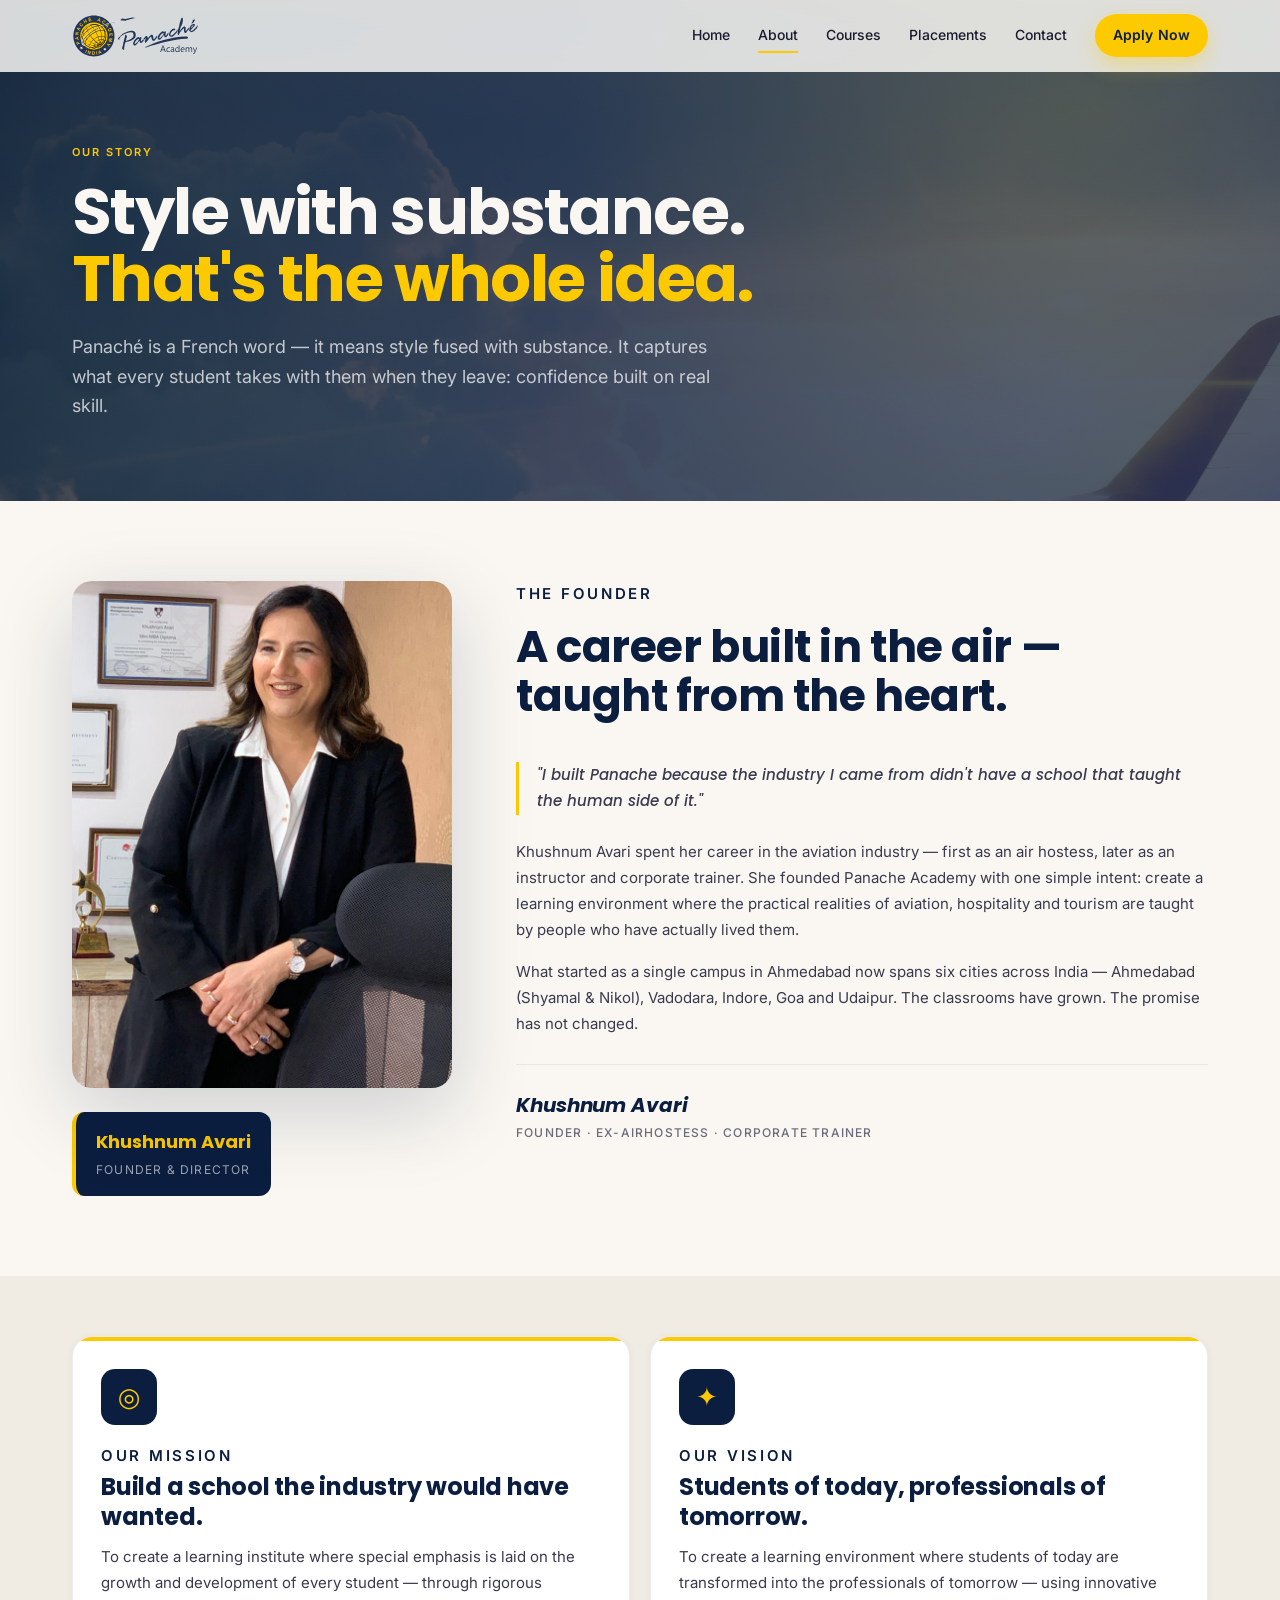
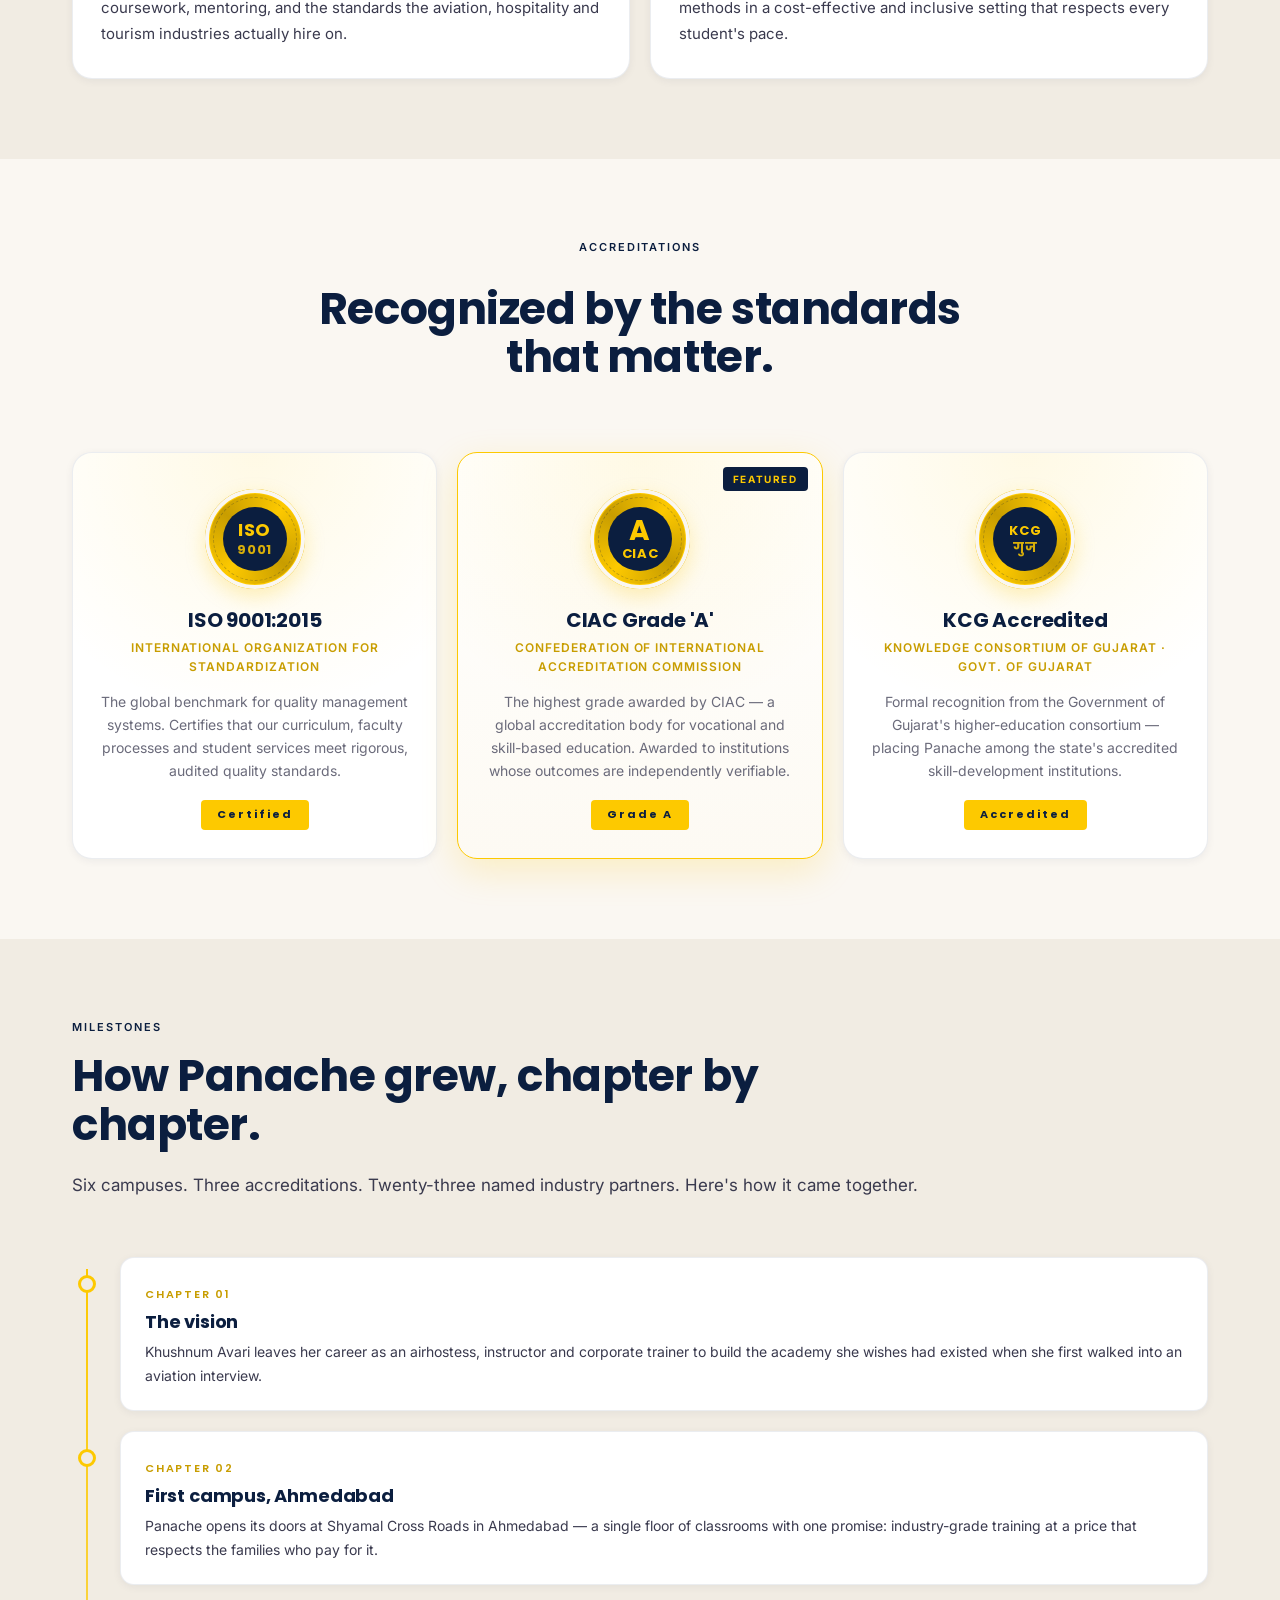
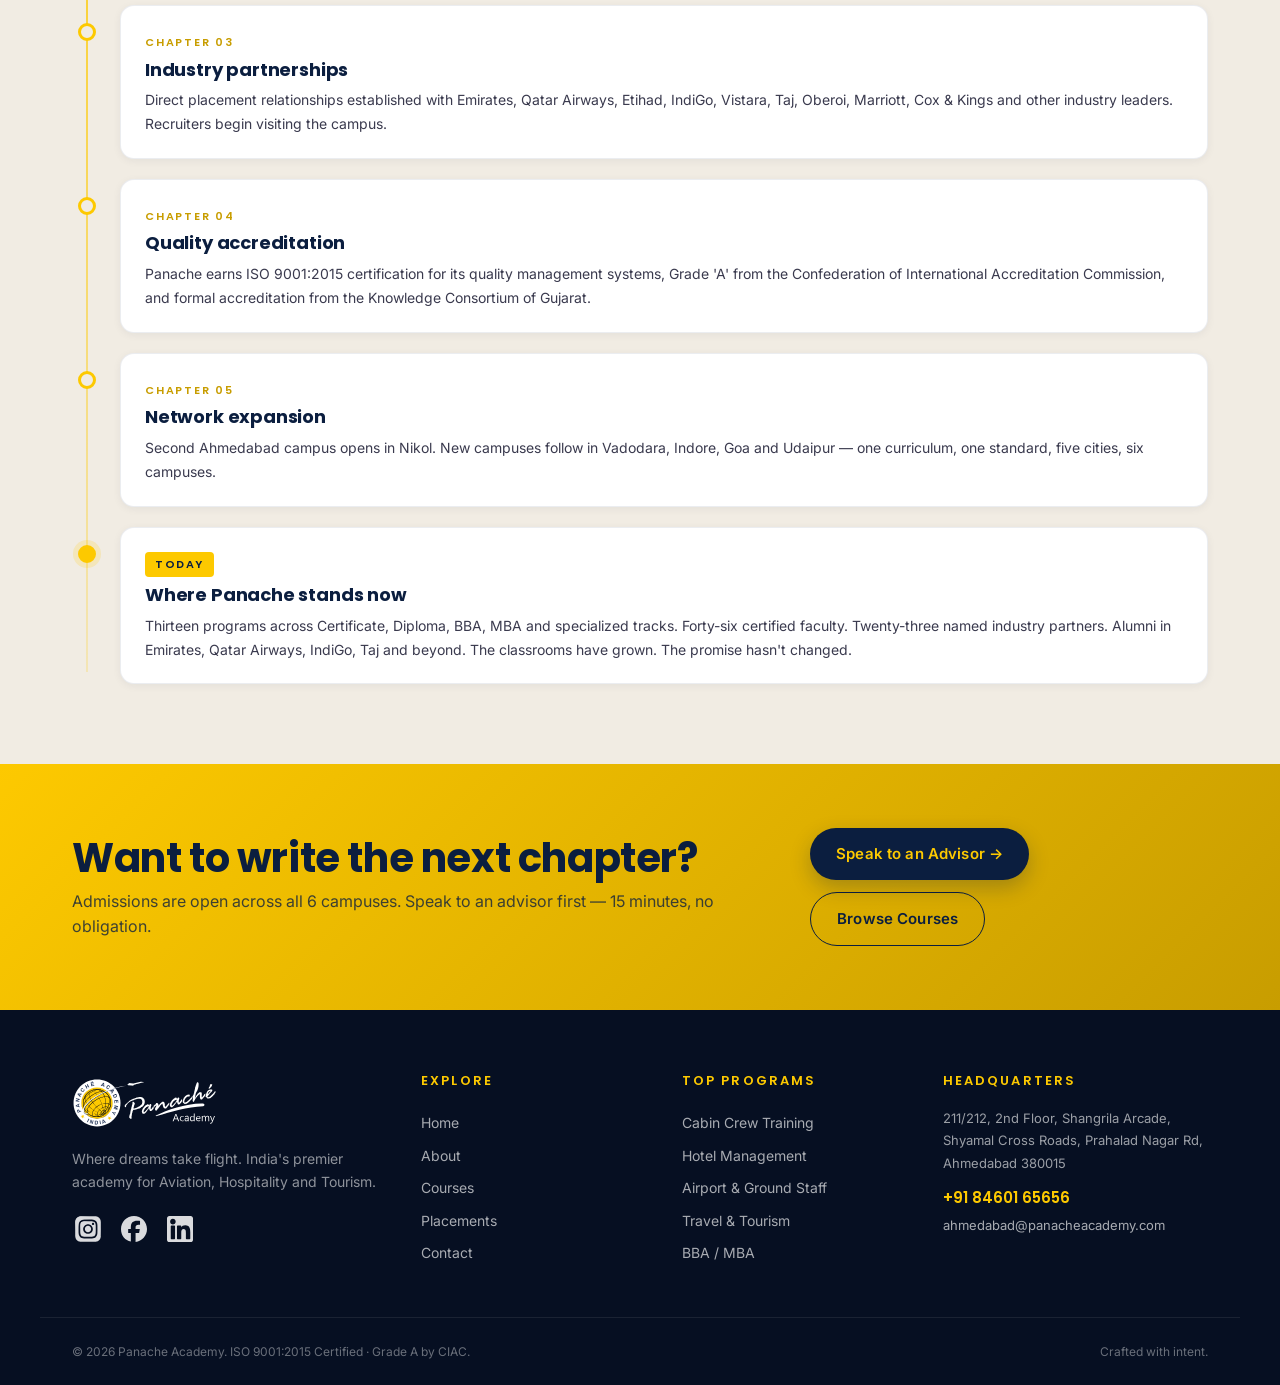
<file: about.html>
<!DOCTYPE html>
<html lang="en">
<head>
  <meta charset="UTF-8" />
  <meta name="viewport" content="width=device-width, initial-scale=1.0" />
  <meta name="description" content="The story of Panache Academy — founded by Khushnum Avari, ex-airhostess and corporate trainer. ISO 9001 certified, CIAC Grade A, KCG accredited. 6 campuses across India." />
  <title>About — Panache Academy</title>

  <link rel="preconnect" href="https://fonts.googleapis.com" />
  <link rel="preconnect" href="https://fonts.gstatic.com" crossorigin />
  <link href="https://fonts.googleapis.com/css2?family=Inter:wght@400;500;600&family=Poppins:wght@500;600;700&display=swap" rel="stylesheet" />

  <link rel="stylesheet" href="css/style.css" />
</head>
<body>
  <!-- ============ HEADER ============ -->
  <header class="site-header" id="siteHeader">
    <div class="container header-inner">
      <a href="index.html" class="brand">
        <img src="images/panache-logo-01.svg" alt="Panache Academy" class="brand-img brand-img-dark" width="132" height="42" />
        <img src="images/panache-logo-02.svg" alt="Panache Academy" class="brand-img brand-img-light" width="132" height="42" />
      </a>

      <nav class="nav" id="primaryNav" aria-label="Primary">
        <a href="index.html" class="nav-link">Home</a>
        <a href="about.html" class="nav-link active">About</a>
        <a href="courses.html" class="nav-link">Courses</a>
        <a href="placements.html" class="nav-link">Placements</a>
        <a href="contact.html" class="nav-link">Contact</a>
        <a href="contact.html#apply" class="btn btn-primary btn-sm">Apply Now</a>
      </nav>

      <button class="nav-toggle" id="navToggle" aria-label="Open menu" aria-expanded="false">
        <span></span><span></span><span></span>
      </button>
    </div>
  </header>

  <!-- ============ PAGE HERO ============ -->
  <section class="page-hero hero-about">
    <div class="container">
      <p class="eyebrow">OUR STORY</p>
      <h1 class="page-title">
        Style with substance.<br />
        <span class="gold">That's the whole idea.</span>
      </h1>
      <p class="page-sub">
        Panaché is a French word — it means style fused with substance. It captures
        what every student takes with them when they leave: confidence built on real skill.
      </p>
    </div>
  </section>

  <!-- ============ FOUNDER ============ -->
  <section class="founder-section">
    <div class="container founder-grid">

      <div class="founder-media">
        <div class="founder-img-wrap">
          <img
            src="images/khushnum-avari.jpg"
            alt="Khushnum Avari, founder of Panache Academy"
            class="founder-img"
            width="225" height="300"
            loading="lazy"
          />
          <span class="founder-frame" aria-hidden="true"></span>
        </div>
        <div class="founder-nameplate">
          <strong>Khushnum Avari</strong>
          <span>Founder &amp; Director</span>
        </div>
      </div>

      <div class="founder-copy">
        <p class="eyebrow dark">THE FOUNDER</p>
        <h2 class="section-title">A career built in the air — taught from the heart.</h2>

        <p class="founder-quote-lead">
          "I built Panache because the industry I came from didn't have a school
          that taught the human side of it."
        </p>

        <p>
          Khushnum Avari spent her career in the aviation industry — first as an
          air hostess, later as an instructor and corporate trainer. She founded
          Panache Academy with one simple intent: create a learning environment
          where the practical realities of aviation, hospitality and tourism are
          taught by people who have actually lived them.
        </p>

        <p>
          What started as a single campus in Ahmedabad now spans six cities across
          India — Ahmedabad (Shyamal &amp; Nikol), Vadodara, Indore, Goa and Udaipur.
          The classrooms have grown. The promise has not changed.
        </p>

        <div class="founder-signature">
          <span class="signature-name">Khushnum Avari</span>
          <span class="signature-role">Founder · Ex-Airhostess · Corporate Trainer</span>
        </div>
      </div>
    </div>
  </section>

  <!-- ============ MISSION / VISION ============ -->
  <section class="mv-section">
    <div class="container mv-grid">

      <article class="mv-card mv-mission">
        <div class="mv-icon">◎</div>
        <p class="eyebrow dark">OUR MISSION</p>
        <h3>Build a school the industry would have wanted.</h3>
        <p>
          To create a learning institute where special emphasis is laid on the growth
          and development of every student — through rigorous coursework, mentoring,
          and the standards the aviation, hospitality and tourism industries actually
          hire on.
        </p>
      </article>

      <article class="mv-card mv-vision">
        <div class="mv-icon">✦</div>
        <p class="eyebrow dark">OUR VISION</p>
        <h3>Students of today, professionals of tomorrow.</h3>
        <p>
          To create a learning environment where students of today are transformed
          into the professionals of tomorrow — using innovative methods in a
          cost-effective and inclusive setting that respects every student's pace.
        </p>
      </article>

    </div>
  </section>

  <!-- ============ ACCREDITATIONS ============ -->
  <section class="accred-section">
    <div class="container">
      <div class="section-head centered">
        <p class="eyebrow dark">ACCREDITATIONS</p>
        <h2 class="section-title">Recognized by the standards that matter.</h2>
      </div>

      <div class="accred-grid">

        <article class="accred-card">
          <div class="accred-seal" aria-hidden="true">
            <span class="seal-inner">
              <span class="seal-mark">ISO</span>
              <span class="seal-year">9001</span>
            </span>
          </div>
          <h3>ISO 9001:2015</h3>
          <p class="accred-issuer">International Organization for Standardization</p>
          <p class="accred-desc">
            The global benchmark for quality management systems. Certifies that our
            curriculum, faculty processes and student services meet rigorous, audited
            quality standards.
          </p>
          <span class="accred-status">Certified</span>
        </article>

        <article class="accred-card accred-featured">
          <div class="accred-seal" aria-hidden="true">
            <span class="seal-inner">
              <span class="seal-grade">A</span>
              <span class="seal-mark seal-mark-sm">CIAC</span>
            </span>
          </div>
          <h3>CIAC Grade 'A'</h3>
          <p class="accred-issuer">Confederation of International Accreditation Commission</p>
          <p class="accred-desc">
            The highest grade awarded by CIAC — a global accreditation body for
            vocational and skill-based education. Awarded to institutions whose
            outcomes are independently verifiable.
          </p>
          <span class="accred-status">Grade A</span>
        </article>

        <article class="accred-card">
          <div class="accred-seal" aria-hidden="true">
            <span class="seal-inner">
              <span class="seal-mark seal-mark-sm">KCG</span>
              <span class="seal-year">गुज</span>
            </span>
          </div>
          <h3>KCG Accredited</h3>
          <p class="accred-issuer">Knowledge Consortium of Gujarat · Govt. of Gujarat</p>
          <p class="accred-desc">
            Formal recognition from the Government of Gujarat's higher-education
            consortium — placing Panache among the state's accredited skill-development
            institutions.
          </p>
          <span class="accred-status">Accredited</span>
        </article>

      </div>
    </div>
  </section>

  <!-- ============ TIMELINE ============ -->
  <section class="timeline-section">
    <div class="container">
      <div class="section-head">
        <div>
          <p class="eyebrow dark">MILESTONES</p>
          <h2 class="section-title">How Panache grew, chapter by chapter.</h2>
          <p class="lede">
            Six campuses. Three accreditations. Twenty-three named industry partners.
            Here's how it came together.
          </p>
        </div>
      </div>

      <ol class="timeline">

        <li class="timeline-item reveal">
          <span class="timeline-dot" aria-hidden="true"></span>
          <div class="timeline-card">
            <span class="timeline-phase">Chapter 01</span>
            <h3>The vision</h3>
            <p>
              Khushnum Avari leaves her career as an airhostess, instructor and
              corporate trainer to build the academy she wishes had existed when
              she first walked into an aviation interview.
            </p>
          </div>
        </li>

        <li class="timeline-item reveal">
          <span class="timeline-dot" aria-hidden="true"></span>
          <div class="timeline-card">
            <span class="timeline-phase">Chapter 02</span>
            <h3>First campus, Ahmedabad</h3>
            <p>
              Panache opens its doors at Shyamal Cross Roads in Ahmedabad — a single
              floor of classrooms with one promise: industry-grade training at a price
              that respects the families who pay for it.
            </p>
          </div>
        </li>

        <li class="timeline-item reveal">
          <span class="timeline-dot" aria-hidden="true"></span>
          <div class="timeline-card">
            <span class="timeline-phase">Chapter 03</span>
            <h3>Industry partnerships</h3>
            <p>
              Direct placement relationships established with Emirates, Qatar Airways,
              Etihad, IndiGo, Vistara, Taj, Oberoi, Marriott, Cox &amp; Kings and other
              industry leaders. Recruiters begin visiting the campus.
            </p>
          </div>
        </li>

        <li class="timeline-item reveal">
          <span class="timeline-dot" aria-hidden="true"></span>
          <div class="timeline-card">
            <span class="timeline-phase">Chapter 04</span>
            <h3>Quality accreditation</h3>
            <p>
              Panache earns ISO 9001:2015 certification for its quality management
              systems, Grade 'A' from the Confederation of International Accreditation
              Commission, and formal accreditation from the Knowledge Consortium of
              Gujarat.
            </p>
          </div>
        </li>

        <li class="timeline-item reveal">
          <span class="timeline-dot" aria-hidden="true"></span>
          <div class="timeline-card">
            <span class="timeline-phase">Chapter 05</span>
            <h3>Network expansion</h3>
            <p>
              Second Ahmedabad campus opens in Nikol. New campuses follow in Vadodara,
              Indore, Goa and Udaipur — one curriculum, one standard, five cities,
              six campuses.
            </p>
          </div>
        </li>

        <li class="timeline-item is-now reveal">
          <span class="timeline-dot" aria-hidden="true"></span>
          <div class="timeline-card">
            <span class="timeline-phase">Today</span>
            <h3>Where Panache stands now</h3>
            <p>
              Thirteen programs across Certificate, Diploma, BBA, MBA and specialized
              tracks. Forty-six certified faculty. Twenty-three named industry partners.
              Alumni in Emirates, Qatar Airways, IndiGo, Taj and beyond. The classrooms
              have grown. The promise hasn't changed.
            </p>
          </div>
        </li>

      </ol>
    </div>
  </section>

  <!-- ============ CTA BAND ============ -->
  <section class="cta-band">
    <div class="container cta-inner">
      <div>
        <h2>Want to write the next chapter?</h2>
        <p>Admissions are open across all 6 campuses. Speak to an advisor first — 15 minutes, no obligation.</p>
      </div>
      <div class="cta-actions">
        <a href="contact.html#apply" class="btn btn-primary">Speak to an Advisor →</a>
        <a href="courses.html" class="btn btn-ghost-dark">Browse Courses</a>
      </div>
    </div>
  </section>

  <!-- ============ FOOTER ============ -->
  <footer class="footer">
    <div class="container footer-grid">
      <div class="footer-col">
        <a href="index.html" class="brand brand-light">
          <img src="images/panache-logo-01.svg" alt="Panache Academy" class="brand-img brand-img-dark" width="132" height="42" />
          <img src="images/panache-logo-02.svg" alt="Panache Academy" class="brand-img brand-img-light" width="132" height="42" />
        </a>
        <p class="footer-tag">Where dreams take flight. India's premier academy for Aviation, Hospitality and Tourism.</p>
        <div class="socials">
          <a href="https://instagram.com/panacheacademyofficial" aria-label="Instagram" target="_blank" rel="noopener"><img src="logos/instagram.svg" alt="Instagram" /></a>
          <a href="https://www.facebook.com/panacheacademyofficial" aria-label="Facebook" target="_blank" rel="noopener"><img src="logos/facebook.svg" alt="Facebook" /></a>
          <a href="https://www.linkedin.com/company/panacheacademyindia/" aria-label="LinkedIn" target="_blank" rel="noopener"><img src="logos/linkedin.svg" alt="LinkedIn" /></a>
        </div>
      </div>

      <div class="footer-col">
        <h4>Explore</h4>
        <a href="index.html">Home</a>
        <a href="about.html">About</a>
        <a href="courses.html">Courses</a>
        <a href="placements.html">Placements</a>
        <a href="contact.html">Contact</a>
      </div>

      <div class="footer-col">
        <h4>Top Programs</h4>
        <a href="courses.html">Cabin Crew Training</a>
        <a href="courses.html">Hotel Management</a>
        <a href="courses.html">Airport & Ground Staff</a>
        <a href="courses.html">Travel & Tourism</a>
        <a href="courses.html">BBA / MBA</a>
      </div>

      <div class="footer-col">
        <h4>Headquarters</h4>
        <p class="footer-addr">
          211/212, 2nd Floor, Shangrila Arcade,<br />
          Shyamal Cross Roads, Prahalad Nagar Rd,<br />
          Ahmedabad 380015
        </p>
        <a href="tel:+918460165656" class="footer-phone">+91 84601 65656</a>
        <a href="mailto:ahmedabad@panacheacademy.com" class="footer-mail">ahmedabad@panacheacademy.com</a>
      </div>
    </div>

    <div class="footer-bottom container">
      <span>© 2026 Panache Academy. ISO 9001:2015 Certified · Grade A by CIAC.</span>
      <span>Crafted with intent.</span>
    </div>
  </footer>

  <script src="js/main.js"></script>
</body>
</html>
</file>
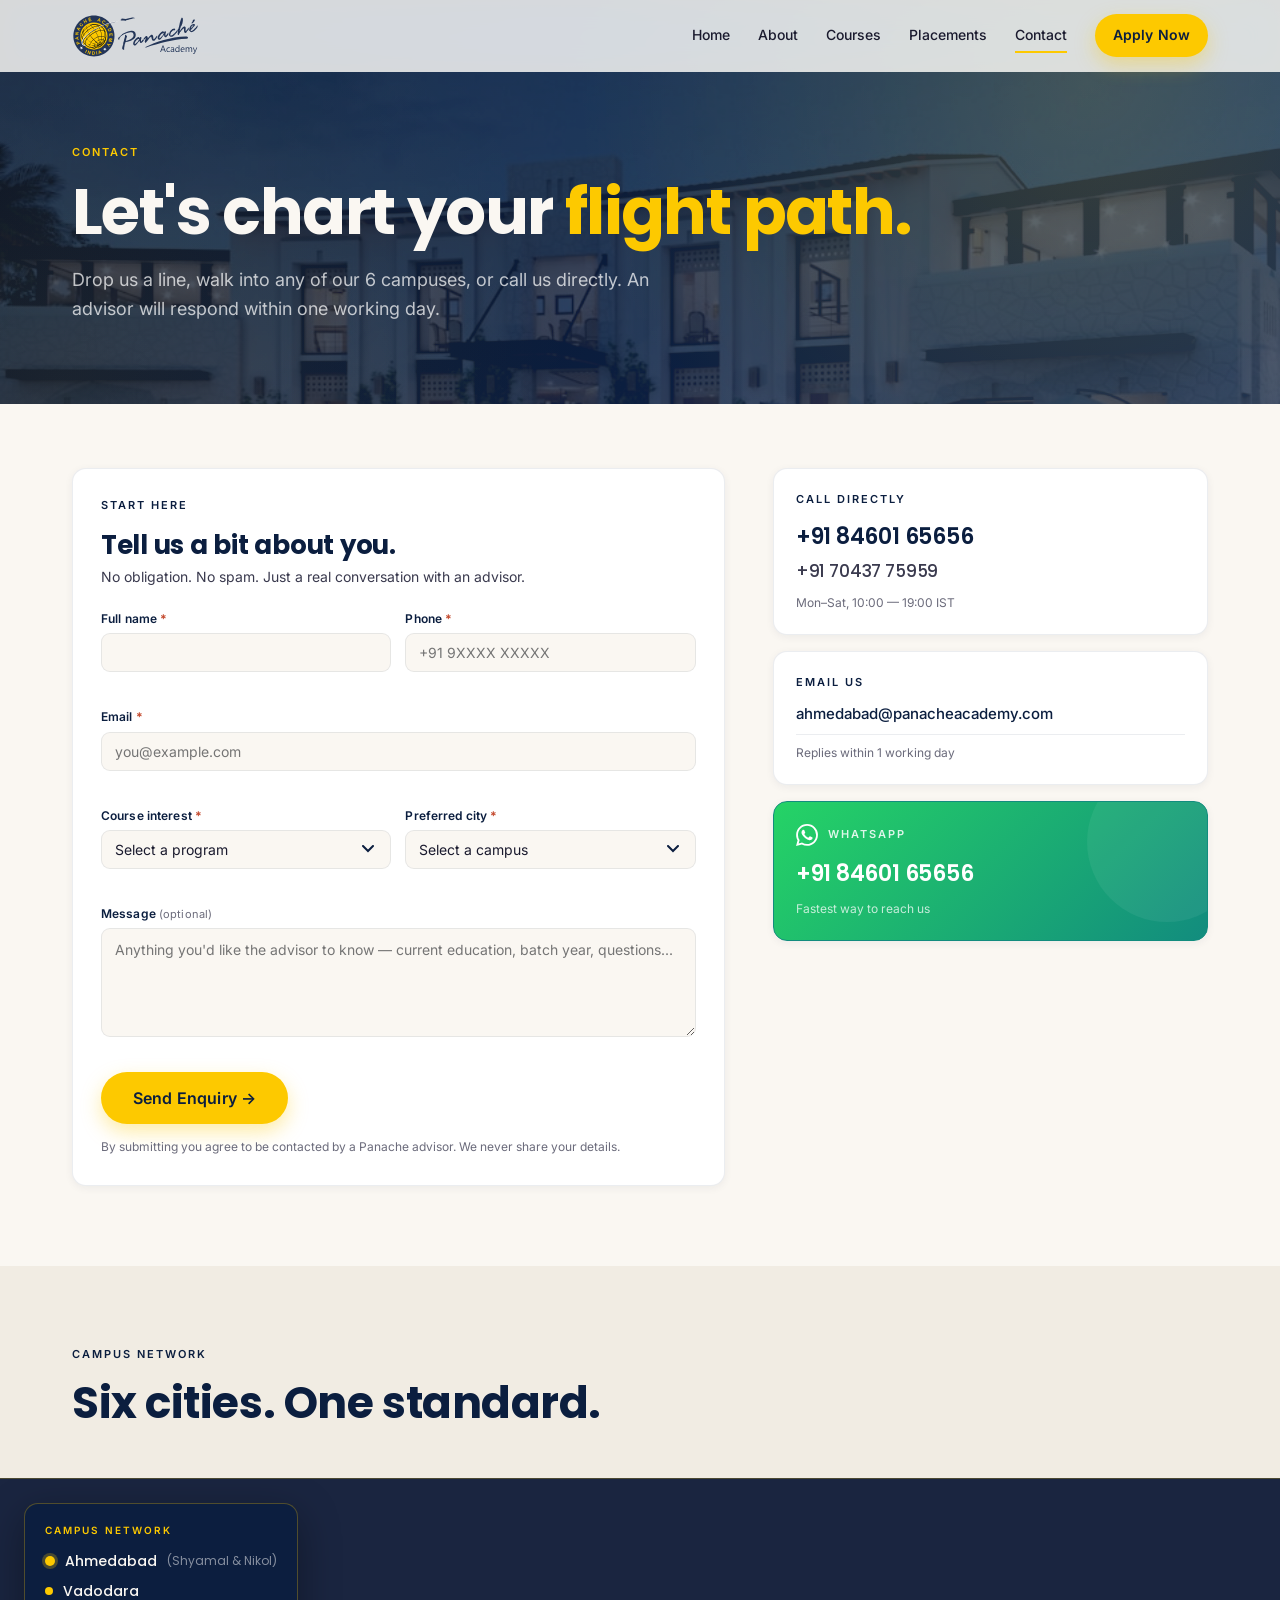
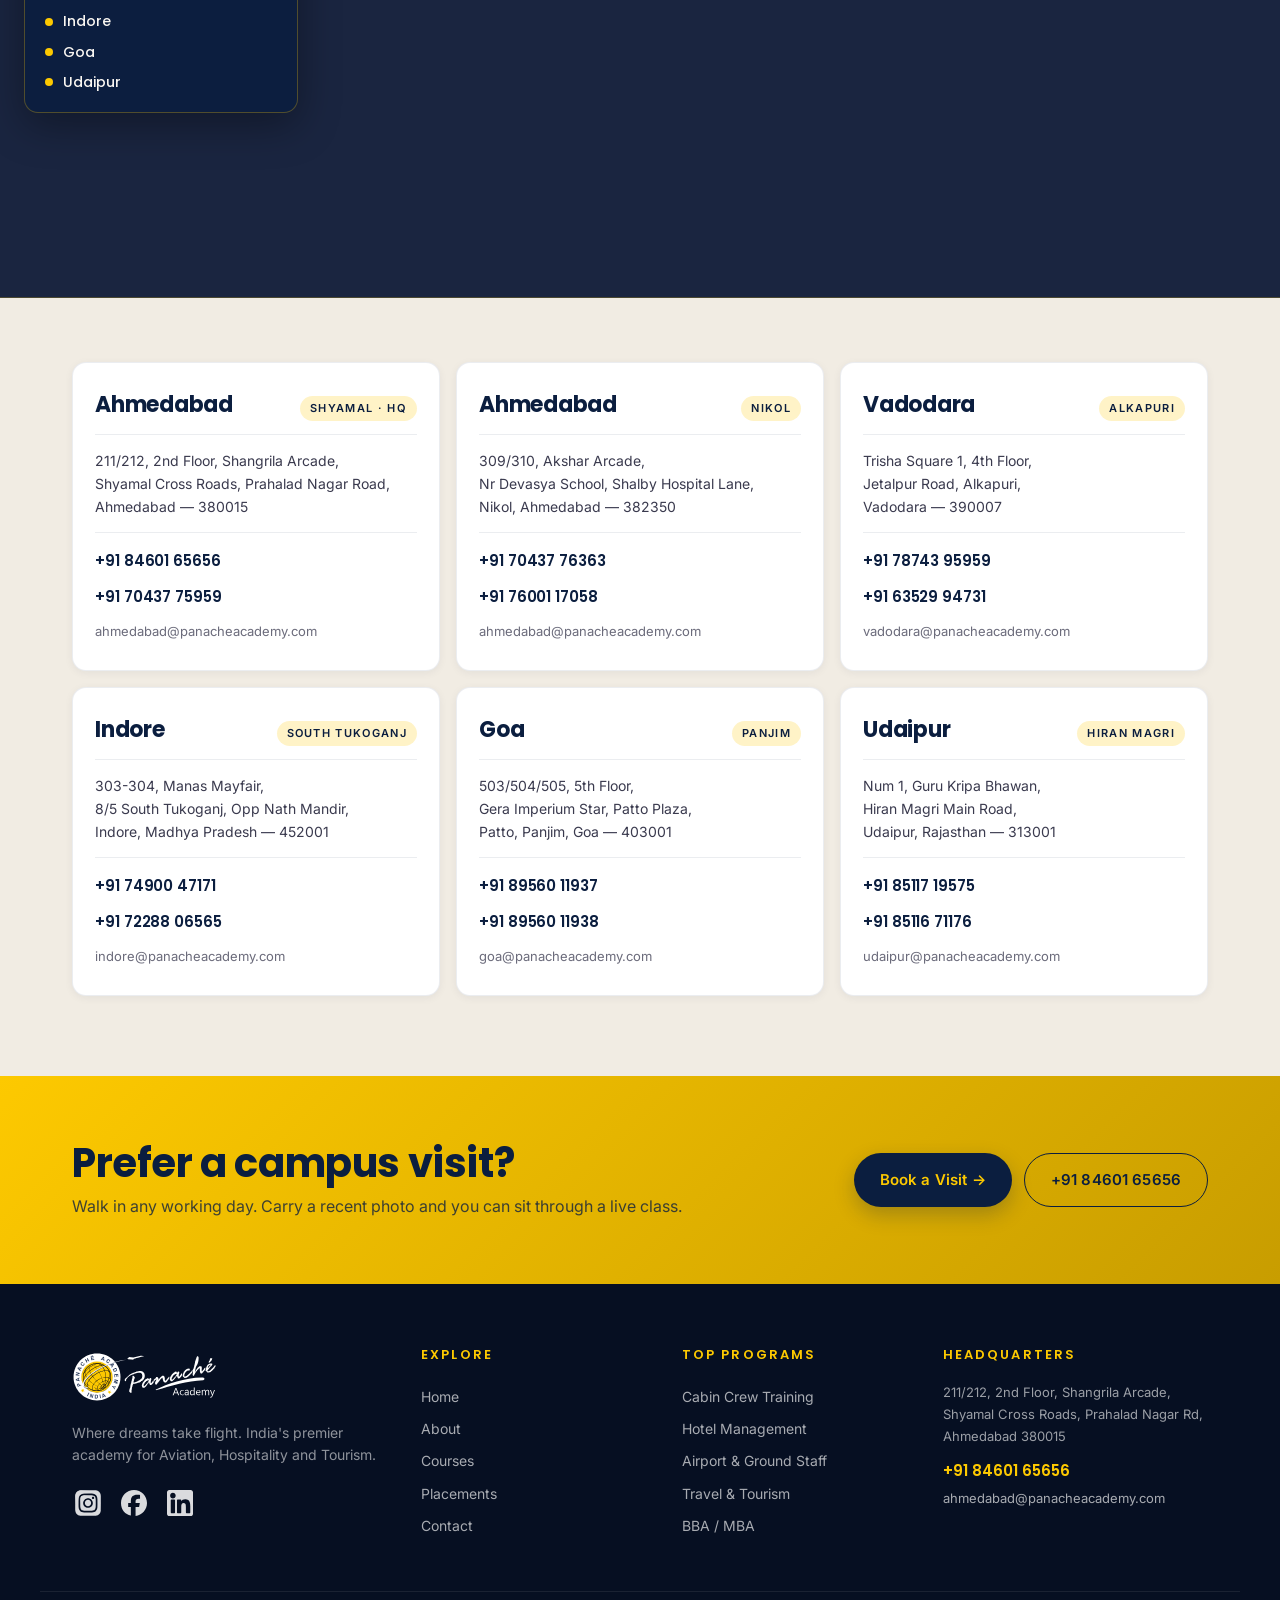
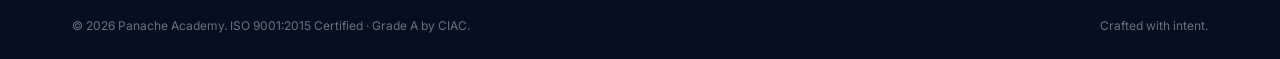
<file: contact.html>
<!DOCTYPE html>
<html lang="en">
<head>
  <meta charset="UTF-8" />
  <meta name="viewport" content="width=device-width, initial-scale=1.0" />
  <meta name="description" content="Visit Panache Academy across 6 cities — Ahmedabad, Vadodara, Indore, Goa, Udaipur. Speak to an advisor or apply online." />
  <title>Contact — Panache Academy</title>

  <link rel="preconnect" href="https://fonts.googleapis.com" />
  <link rel="preconnect" href="https://fonts.gstatic.com" crossorigin />
  <link href="https://fonts.googleapis.com/css2?family=Inter:wght@400;500;600&family=Poppins:wght@500;600;700&display=swap" rel="stylesheet" />

  <link rel="stylesheet" href="css/style.css" />
</head>
<body>
  <!-- ============ HEADER ============ -->
  <header class="site-header" id="siteHeader">
    <div class="container header-inner">
      <a href="index.html" class="brand">
        <img src="images/panache-logo-01.svg" alt="Panache Academy" class="brand-img brand-img-dark" width="132" height="42" />
        <img src="images/panache-logo-02.svg" alt="Panache Academy" class="brand-img brand-img-light" width="132" height="42" />
      </a>

      <nav class="nav" id="primaryNav" aria-label="Primary">
        <a href="index.html" class="nav-link">Home</a>
        <a href="about.html" class="nav-link">About</a>
        <a href="courses.html" class="nav-link">Courses</a>
        <a href="placements.html" class="nav-link">Placements</a>
        <a href="contact.html" class="nav-link active">Contact</a>
        <a href="contact.html#apply" class="btn btn-primary btn-sm">Apply Now</a>
      </nav>

      <button class="nav-toggle" id="navToggle" aria-label="Open menu" aria-expanded="false">
        <span></span><span></span><span></span>
      </button>
    </div>
  </header>

  <!-- ============ PAGE HERO ============ -->
  <section class="page-hero hero-contact">
    <div class="container">
      <p class="eyebrow">CONTACT</p>
      <h1 class="page-title">
        Let's chart your <span class="gold">flight path.</span>
      </h1>
      <p class="page-sub">
        Drop us a line, walk into any of our 6 campuses, or call us directly.
        An advisor will respond within one working day.
      </p>
    </div>
  </section>

  <!-- ============ FORM + APPLY ============ -->
  <section class="contact-section" id="apply">
    <div class="container contact-grid">

      <!-- LEFT: form -->
      <div class="form-wrap">
        <div class="form-head">
          <p class="eyebrow dark">START HERE</p>
          <h2 class="section-title">Tell us a bit about you.</h2>
          <p class="lede">No obligation. No spam. Just a real conversation with an advisor.</p>
        </div>

        <form id="contactForm" class="contact-form" novalidate>
          <div class="form-grid">
            <div class="field">
              <label for="f-name">Full name <span class="req">*</span></label>
              <input type="text" id="f-name" name="name" autocomplete="name" required />
              <span class="field-error"></span>
            </div>

            <div class="field">
              <label for="f-phone">Phone <span class="req">*</span></label>
              <input type="tel" id="f-phone" name="phone" autocomplete="tel" placeholder="+91 9XXXX XXXXX" required />
              <span class="field-error"></span>
            </div>

            <div class="field field-full">
              <label for="f-email">Email <span class="req">*</span></label>
              <input type="email" id="f-email" name="email" autocomplete="email" placeholder="you@example.com" required />
              <span class="field-error"></span>
            </div>

            <div class="field">
              <label for="f-course">Course interest <span class="req">*</span></label>
              <select id="f-course" name="course" required>
                <option value="">Select a program</option>
                <optgroup label="Certificate">
                  <option value="PACCCT — Cabin Crew Training">Cabin Crew Training (PACCCT)</option>
                  <option value="PACHM — Hotel Management">Hotel Management (PACHM)</option>
                  <option value="PACAMGS — Airport & Ground Staff">Airport & Ground Staff (PACAMGS)</option>
                  <option value="PACTTM — Travel & Tourism">Travel & Tourism (PACTTM)</option>
                </optgroup>
                <optgroup label="Diploma">
                  <option value="PADATM — Aviation/Tourism/Hospitality Mgt">Diploma in Aviation/Tourism/Hospitality (PADATM)</option>
                </optgroup>
                <optgroup label="Degree">
                  <option value="BBA — Airlines/Tourism/Hotel Mgt">BBA in Airlines/Tourism/Hotel Mgt</option>
                  <option value="MBA — Airlines/Tourism/Hospitality Mgt">MBA in Airlines/Tourism/Hospitality Mgt</option>
                </optgroup>
                <optgroup label="Specialized">
                  <option value="Cruise Ship Management">Cruise Ship Management</option>
                  <option value="IATA Certification">IATA Certification</option>
                  <option value="PAFCPG — Finishing Course">Finishing Course (PAFCPG)</option>
                  <option value="Modeling & Ramp Training">Modeling & Ramp Training</option>
                  <option value="BPO & Customer Service Training">BPO & Customer Service Training</option>
                  <option value="Special Course for Home Makers">Special Course for Home Makers</option>
                </optgroup>
                <option value="Not sure yet">Not sure yet — help me decide</option>
              </select>
              <span class="field-error"></span>
            </div>

            <div class="field">
              <label for="f-city">Preferred city <span class="req">*</span></label>
              <select id="f-city" name="city" required>
                <option value="">Select a campus</option>
                <option value="Ahmedabad — Shyamal">Ahmedabad — Shyamal</option>
                <option value="Ahmedabad — Nikol">Ahmedabad — Nikol</option>
                <option value="Vadodara">Vadodara</option>
                <option value="Indore">Indore</option>
                <option value="Goa">Goa</option>
                <option value="Udaipur">Udaipur</option>
              </select>
              <span class="field-error"></span>
            </div>

            <div class="field field-full">
              <label for="f-message">Message <span class="optional">(optional)</span></label>
              <textarea id="f-message" name="message" rows="4" placeholder="Anything you'd like the advisor to know — current education, batch year, questions..."></textarea>
              <span class="field-error"></span>
            </div>
          </div>

          <button type="submit" class="btn btn-primary btn-lg">Send Enquiry →</button>

          <div class="form-success" role="status">
            <strong>Got it.</strong> Your default mail app should open with your enquiry pre-filled. We respond within 1 working day.
          </div>

          <p class="form-fineprint">
            By submitting you agree to be contacted by a Panache advisor. We never share your details.
          </p>
        </form>
      </div>

      <!-- RIGHT: quick contact rail -->
      <aside class="contact-aside">
        <div class="aside-card">
          <p class="eyebrow dark">CALL DIRECTLY</p>
          <a href="tel:+918460165656" class="aside-phone">+91 84601 65656</a>
          <a href="tel:+917043775959" class="aside-phone secondary">+91 70437 75959</a>
          <p class="aside-hours">Mon–Sat, 10:00 — 19:00 IST</p>
        </div>

        <div class="aside-card">
          <p class="eyebrow dark">EMAIL US</p>
          <a href="mailto:ahmedabad@panacheacademy.com" class="aside-mail">ahmedabad@panacheacademy.com</a>
          <p class="aside-hours">Replies within 1 working day</p>
        </div>

        <div class="aside-card aside-card-whatsapp">
          <div class="wa-head">
            <svg class="wa-icon" viewBox="0 0 24 24" aria-hidden="true">
              <path d="M17.472 14.382c-.297-.149-1.758-.867-2.03-.967-.273-.099-.471-.148-.67.15-.197.297-.767.966-.94 1.164-.173.199-.347.223-.644.075-.297-.15-1.255-.463-2.39-1.475-.883-.788-1.48-1.761-1.653-2.059-.173-.297-.018-.458.13-.606.134-.133.298-.347.446-.52.149-.174.198-.298.298-.497.099-.198.05-.371-.025-.52-.075-.149-.669-1.612-.916-2.207-.242-.579-.487-.5-.669-.51-.173-.008-.371-.01-.57-.01-.198 0-.52.074-.792.372-.272.297-1.04 1.016-1.04 2.479 0 1.462 1.065 2.875 1.213 3.074.149.198 2.096 3.2 5.077 4.487.709.306 1.262.489 1.694.625.712.227 1.36.195 1.871.118.571-.085 1.758-.719 2.006-1.413.248-.694.248-1.289.173-1.413-.074-.124-.272-.198-.57-.347m-5.421 7.403h-.004a9.87 9.87 0 0 1-5.031-1.378l-.361-.214-3.741.982.998-3.648-.235-.374a9.86 9.86 0 0 1-1.51-5.26c.002-5.45 4.437-9.884 9.888-9.884 2.64 0 5.122 1.03 6.988 2.898a9.825 9.825 0 0 1 2.893 6.994c-.003 5.45-4.437 9.884-9.885 9.884m8.413-18.297A11.815 11.815 0 0 0 12.05 0C5.495 0 .16 5.335.157 11.892c0 2.096.547 4.142 1.588 5.945L.057 24l6.305-1.654a11.882 11.882 0 0 0 5.683 1.448h.005c6.554 0 11.89-5.335 11.893-11.893a11.821 11.821 0 0 0-3.48-8.413"/>
            </svg>
            <p class="eyebrow">WHATSAPP</p>
          </div>
          <a href="https://wa.me/918460165656" target="_blank" rel="noopener" class="aside-phone">+91 84601 65656</a>
          <p class="aside-hours">Fastest way to reach us</p>
        </div>
      </aside>
    </div>
  </section>

  <!-- ============ MAP PLACEHOLDER ============ -->
  <section class="map-section">
    <div class="container">
      <div class="section-head">
        <div>
          <p class="eyebrow dark">CAMPUS NETWORK</p>
          <h2 class="section-title">Six cities. One standard.</h2>
        </div>
      </div>
    </div>

    <div class="map-wrap">
      <iframe
        src="https://maps.google.com/maps?ll=22.5,76&amp;z=5&amp;output=embed"
        title="Panache Academy 6 campuses across India"
        loading="lazy"
        referrerpolicy="no-referrer-when-downgrade"
        allowfullscreen
        class="map-frame"
      ></iframe>
      <div class="map-overlay" aria-hidden="true">
        <div class="map-overlay-card">
          <p class="map-overlay-eyebrow">CAMPUS NETWORK</p>
          <ul class="map-cities-list">
            <li><span class="reach-dot major"></span>Ahmedabad <em>(Shyamal &amp; Nikol)</em></li>
            <li><span class="reach-dot"></span>Vadodara</li>
            <li><span class="reach-dot"></span>Indore</li>
            <li><span class="reach-dot"></span>Goa</li>
            <li><span class="reach-dot"></span>Udaipur</li>
          </ul>
        </div>
      </div>
    </div>
  </section>

  <!-- ============ LOCATIONS ============ -->
  <section class="locations-section">
    <div class="container">
      <div class="locations-grid">

        <article class="location-card">
          <div class="location-head">
            <span class="location-city">Ahmedabad</span>
            <span class="location-area">Shyamal · HQ</span>
          </div>
          <p class="location-addr">
            211/212, 2nd Floor, Shangrila Arcade,<br />
            Shyamal Cross Roads, Prahalad Nagar Road,<br />
            Ahmedabad — 380015
          </p>
          <div class="location-contact">
            <a href="tel:+918460165656" class="loc-phone">+91 84601 65656</a>
            <a href="tel:+917043775959" class="loc-phone">+91 70437 75959</a>
            <a href="mailto:ahmedabad@panacheacademy.com" class="loc-mail">ahmedabad@panacheacademy.com</a>
          </div>
        </article>

        <article class="location-card">
          <div class="location-head">
            <span class="location-city">Ahmedabad</span>
            <span class="location-area">Nikol</span>
          </div>
          <p class="location-addr">
            309/310, Akshar Arcade,<br />
            Nr Devasya School, Shalby Hospital Lane,<br />
            Nikol, Ahmedabad — 382350
          </p>
          <div class="location-contact">
            <a href="tel:+917043776363" class="loc-phone">+91 70437 76363</a>
            <a href="tel:+917600117058" class="loc-phone">+91 76001 17058</a>
            <a href="mailto:ahmedabad@panacheacademy.com" class="loc-mail">ahmedabad@panacheacademy.com</a>
          </div>
        </article>

        <article class="location-card">
          <div class="location-head">
            <span class="location-city">Vadodara</span>
            <span class="location-area">Alkapuri</span>
          </div>
          <p class="location-addr">
            Trisha Square 1, 4th Floor,<br />
            Jetalpur Road, Alkapuri,<br />
            Vadodara — 390007
          </p>
          <div class="location-contact">
            <a href="tel:+917874395959" class="loc-phone">+91 78743 95959</a>
            <a href="tel:+916352994731" class="loc-phone">+91 63529 94731</a>
            <a href="mailto:vadodara@panacheacademy.com" class="loc-mail">vadodara@panacheacademy.com</a>
          </div>
        </article>

        <article class="location-card">
          <div class="location-head">
            <span class="location-city">Indore</span>
            <span class="location-area">South Tukoganj</span>
          </div>
          <p class="location-addr">
            303-304, Manas Mayfair,<br />
            8/5 South Tukoganj, Opp Nath Mandir,<br />
            Indore, Madhya Pradesh — 452001
          </p>
          <div class="location-contact">
            <a href="tel:+917490047171" class="loc-phone">+91 74900 47171</a>
            <a href="tel:+917228806565" class="loc-phone">+91 72288 06565</a>
            <a href="mailto:indore@panacheacademy.com" class="loc-mail">indore@panacheacademy.com</a>
          </div>
        </article>

        <article class="location-card">
          <div class="location-head">
            <span class="location-city">Goa</span>
            <span class="location-area">Panjim</span>
          </div>
          <p class="location-addr">
            503/504/505, 5th Floor,<br />
            Gera Imperium Star, Patto Plaza,<br />
            Patto, Panjim, Goa — 403001
          </p>
          <div class="location-contact">
            <a href="tel:+918956011937" class="loc-phone">+91 89560 11937</a>
            <a href="tel:+918956011938" class="loc-phone">+91 89560 11938</a>
            <a href="mailto:goa@panacheacademy.com" class="loc-mail">goa@panacheacademy.com</a>
          </div>
        </article>

        <article class="location-card">
          <div class="location-head">
            <span class="location-city">Udaipur</span>
            <span class="location-area">Hiran Magri</span>
          </div>
          <p class="location-addr">
            Num 1, Guru Kripa Bhawan,<br />
            Hiran Magri Main Road,<br />
            Udaipur, Rajasthan — 313001
          </p>
          <div class="location-contact">
            <a href="tel:+918511719575" class="loc-phone">+91 85117 19575</a>
            <a href="tel:+918511671176" class="loc-phone">+91 85116 71176</a>
            <a href="mailto:udaipur@panacheacademy.com" class="loc-mail">udaipur@panacheacademy.com</a>
          </div>
        </article>

      </div>
    </div>
  </section>

  <!-- ============ CTA BAND ============ -->
  <section class="cta-band">
    <div class="container cta-inner">
      <div>
        <h2>Prefer a campus visit?</h2>
        <p>Walk in any working day. Carry a recent photo and you can sit through a live class.</p>
      </div>
      <div class="cta-actions">
        <a href="#apply" class="btn btn-primary">Book a Visit →</a>
        <a href="tel:+918460165656" class="btn btn-ghost-dark">+91 84601 65656</a>
      </div>
    </div>
  </section>

  <!-- ============ FOOTER ============ -->
  <footer class="footer">
    <div class="container footer-grid">
      <div class="footer-col">
        <a href="index.html" class="brand brand-light">
          <img src="images/panache-logo-01.svg" alt="Panache Academy" class="brand-img brand-img-dark" width="132" height="42" />
          <img src="images/panache-logo-02.svg" alt="Panache Academy" class="brand-img brand-img-light" width="132" height="42" />
        </a>
        <p class="footer-tag">Where dreams take flight. India's premier academy for Aviation, Hospitality and Tourism.</p>
        <div class="socials">
          <a href="https://instagram.com/panacheacademyofficial" aria-label="Instagram" target="_blank" rel="noopener"><img src="logos/instagram.svg" alt="Instagram" /></a>
          <a href="https://www.facebook.com/panacheacademyofficial" aria-label="Facebook" target="_blank" rel="noopener"><img src="logos/facebook.svg" alt="Facebook" /></a>
          <a href="https://www.linkedin.com/company/panacheacademyindia/" aria-label="LinkedIn" target="_blank" rel="noopener"><img src="logos/linkedin.svg" alt="LinkedIn" /></a>
        </div>
      </div>

      <div class="footer-col">
        <h4>Explore</h4>
        <a href="index.html">Home</a>
        <a href="about.html">About</a>
        <a href="courses.html">Courses</a>
        <a href="placements.html">Placements</a>
        <a href="contact.html">Contact</a>
      </div>

      <div class="footer-col">
        <h4>Top Programs</h4>
        <a href="courses.html">Cabin Crew Training</a>
        <a href="courses.html">Hotel Management</a>
        <a href="courses.html">Airport & Ground Staff</a>
        <a href="courses.html">Travel & Tourism</a>
        <a href="courses.html">BBA / MBA</a>
      </div>

      <div class="footer-col">
        <h4>Headquarters</h4>
        <p class="footer-addr">
          211/212, 2nd Floor, Shangrila Arcade,<br />
          Shyamal Cross Roads, Prahalad Nagar Rd,<br />
          Ahmedabad 380015
        </p>
        <a href="tel:+918460165656" class="footer-phone">+91 84601 65656</a>
        <a href="mailto:ahmedabad@panacheacademy.com" class="footer-mail">ahmedabad@panacheacademy.com</a>
      </div>
    </div>

    <div class="footer-bottom container">
      <span>© 2026 Panache Academy. ISO 9001:2015 Certified · Grade A by CIAC.</span>
      <span>Crafted with intent.</span>
    </div>
  </footer>

  <script src="js/main.js"></script>
</body>
</html>
</file>
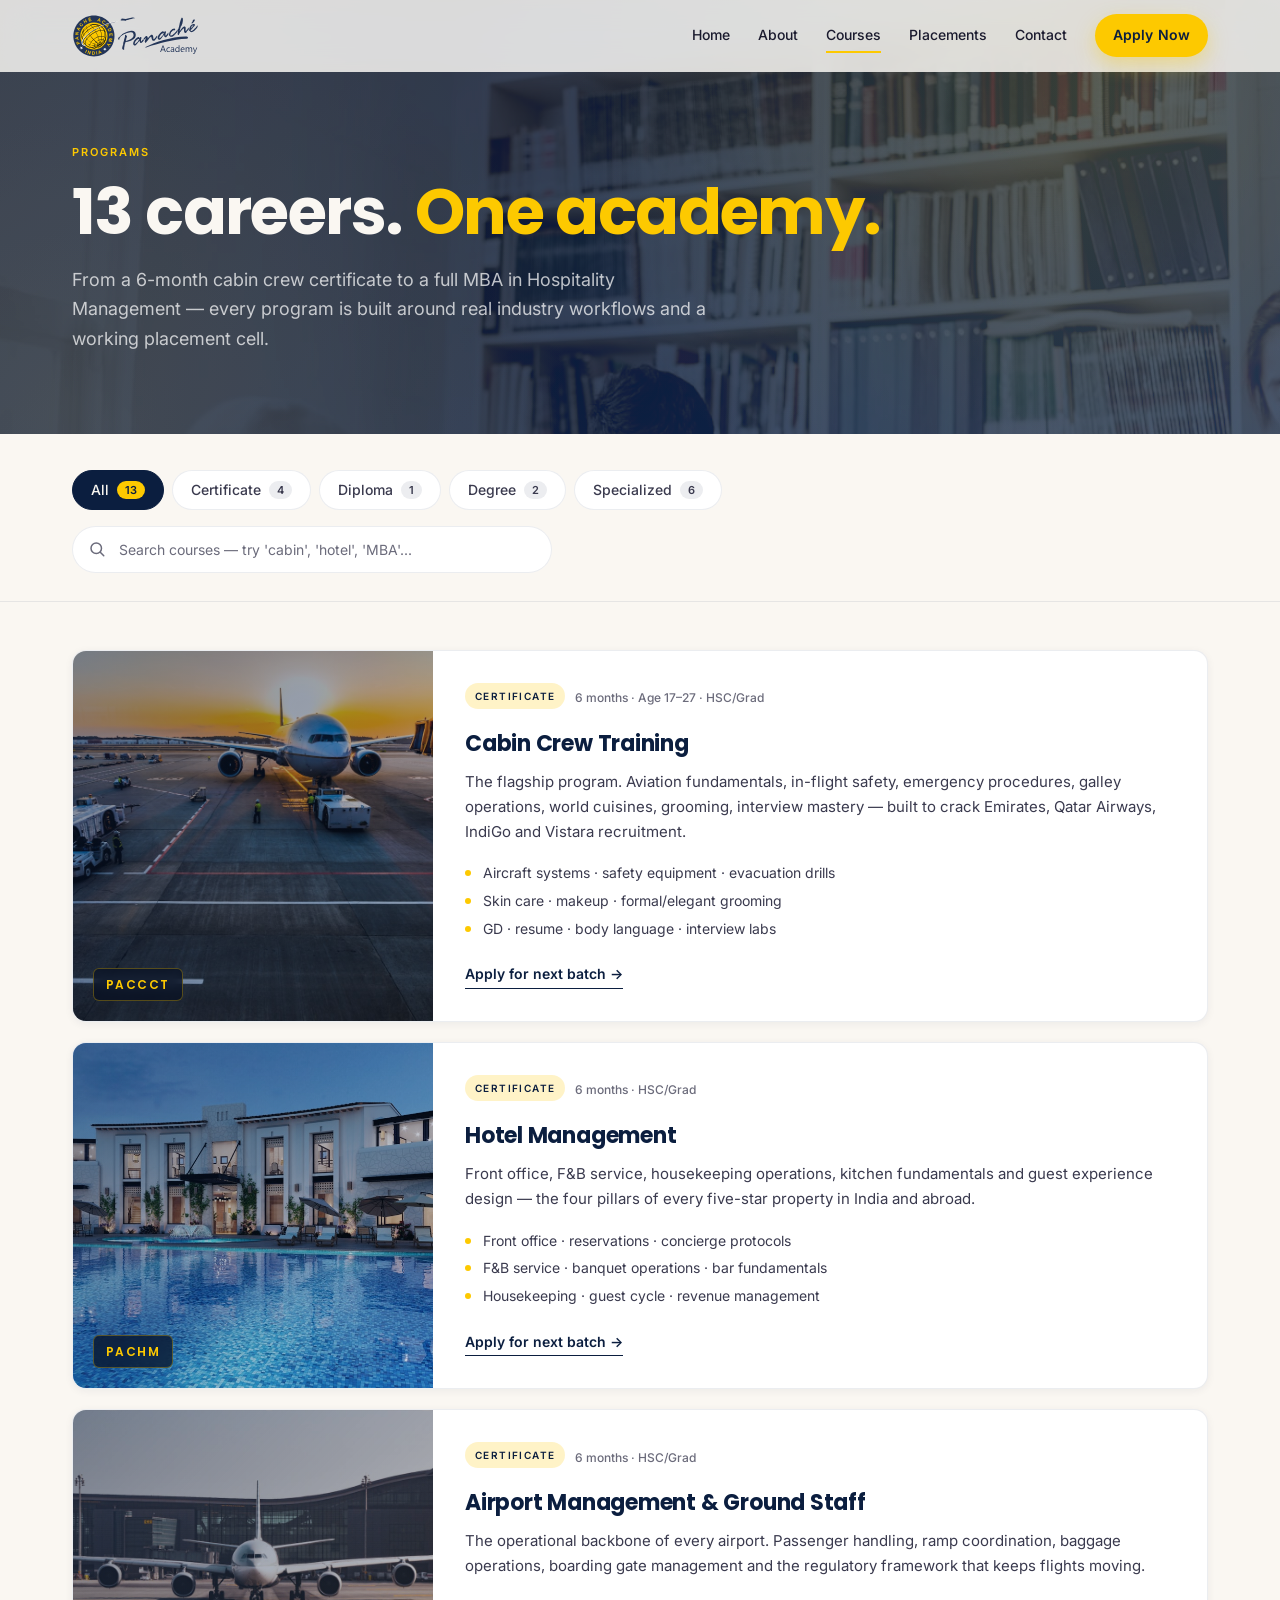
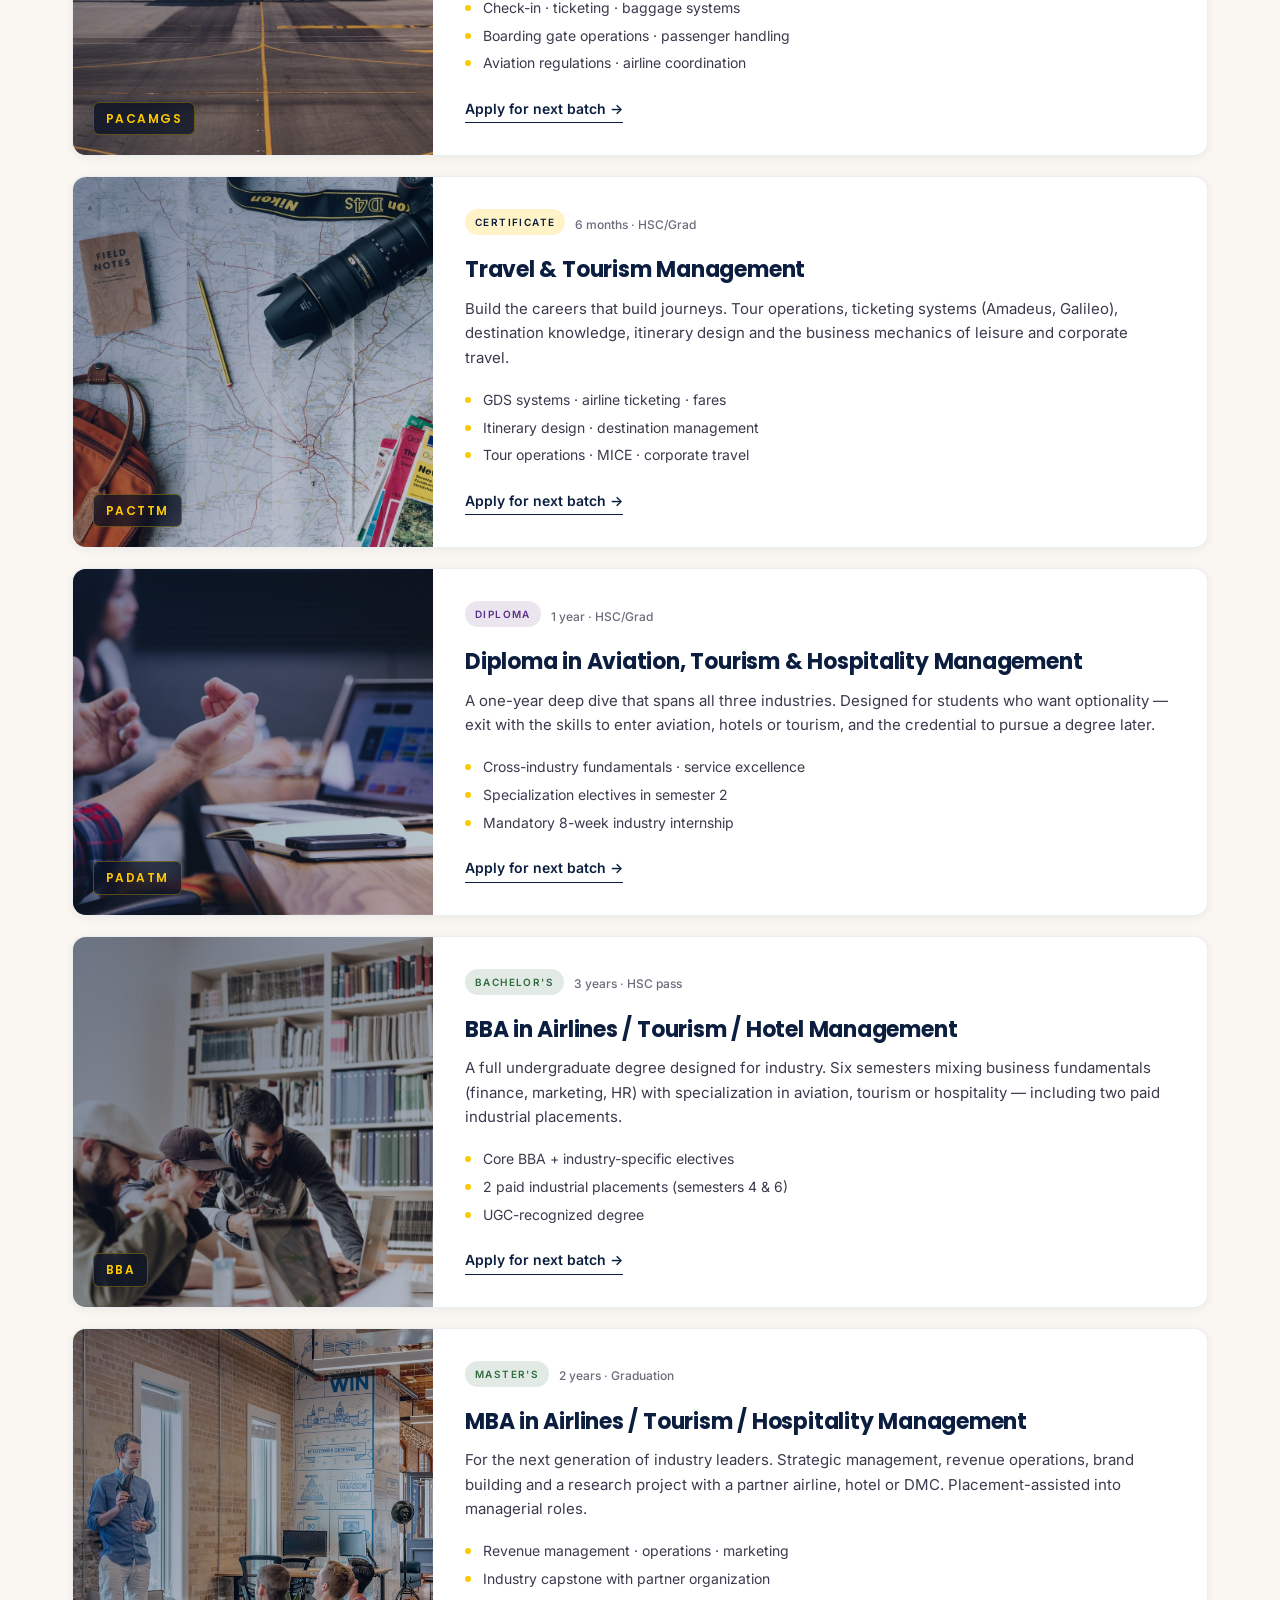
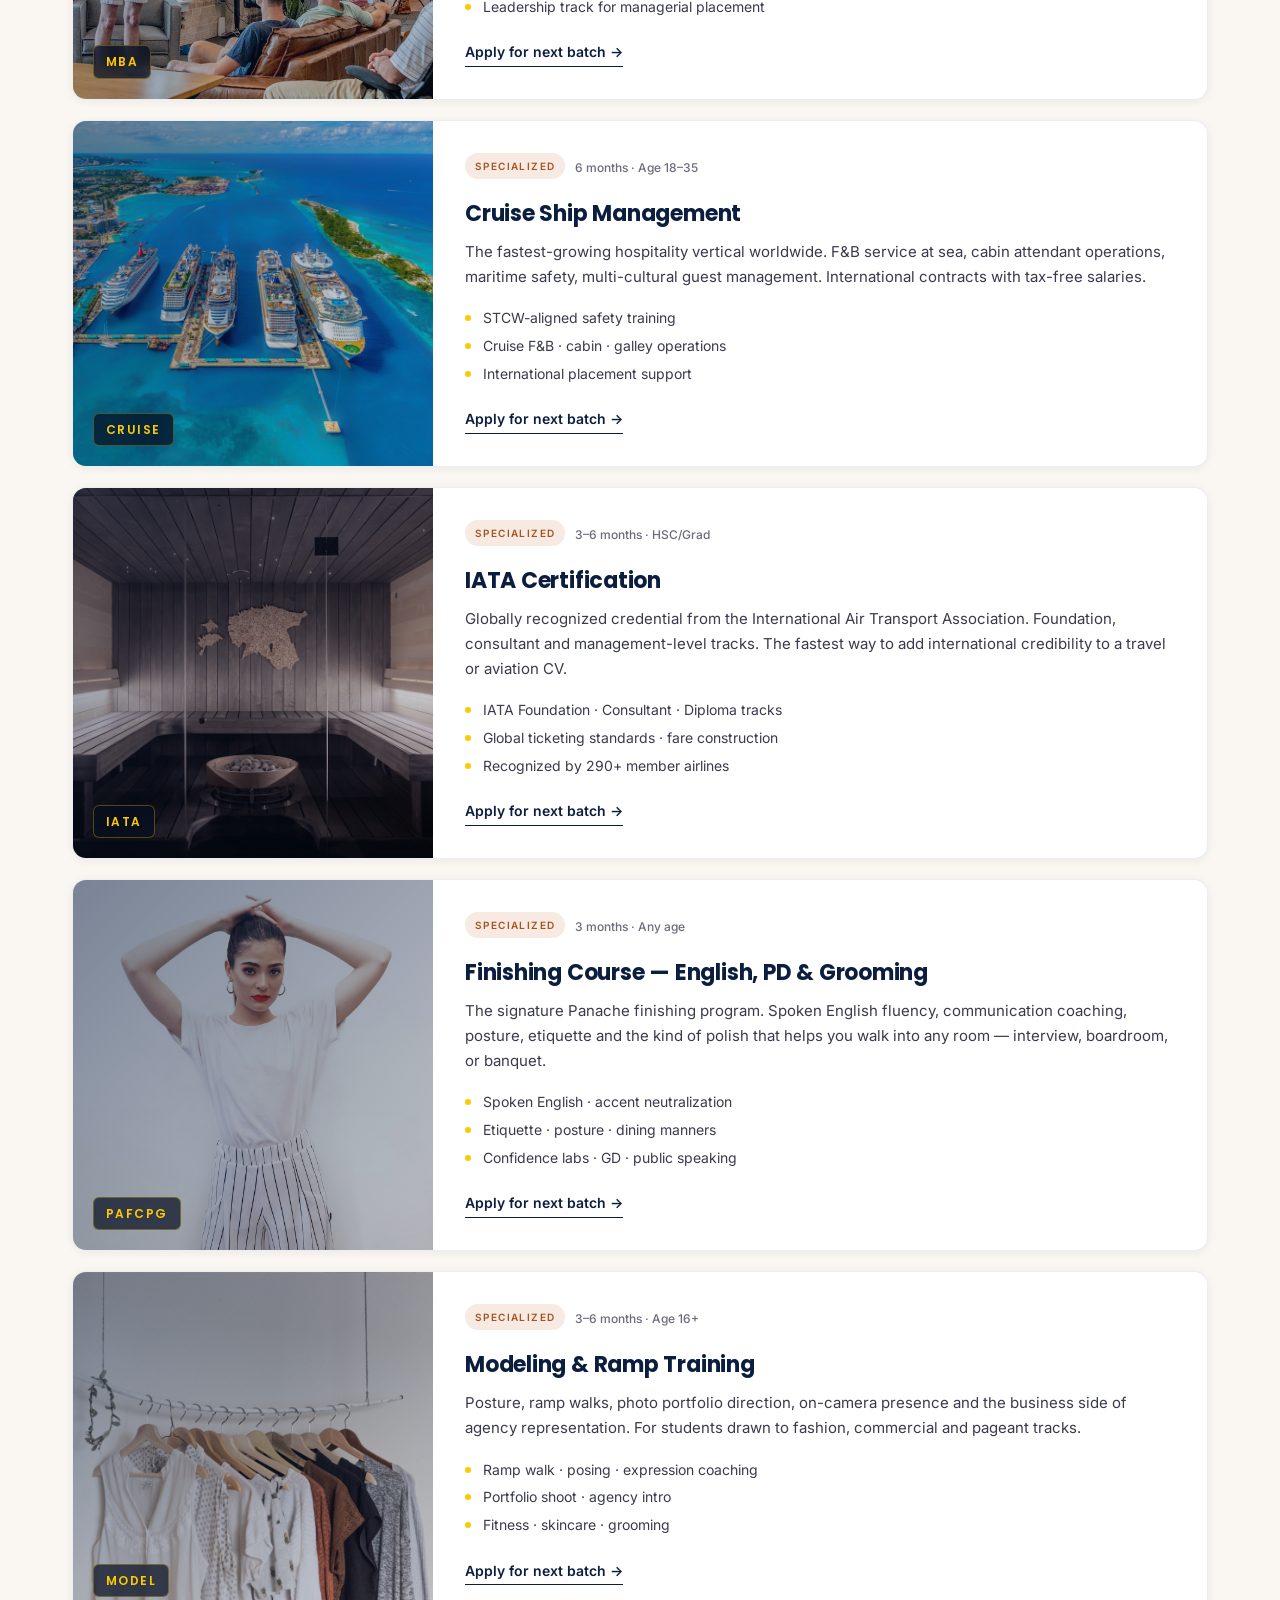
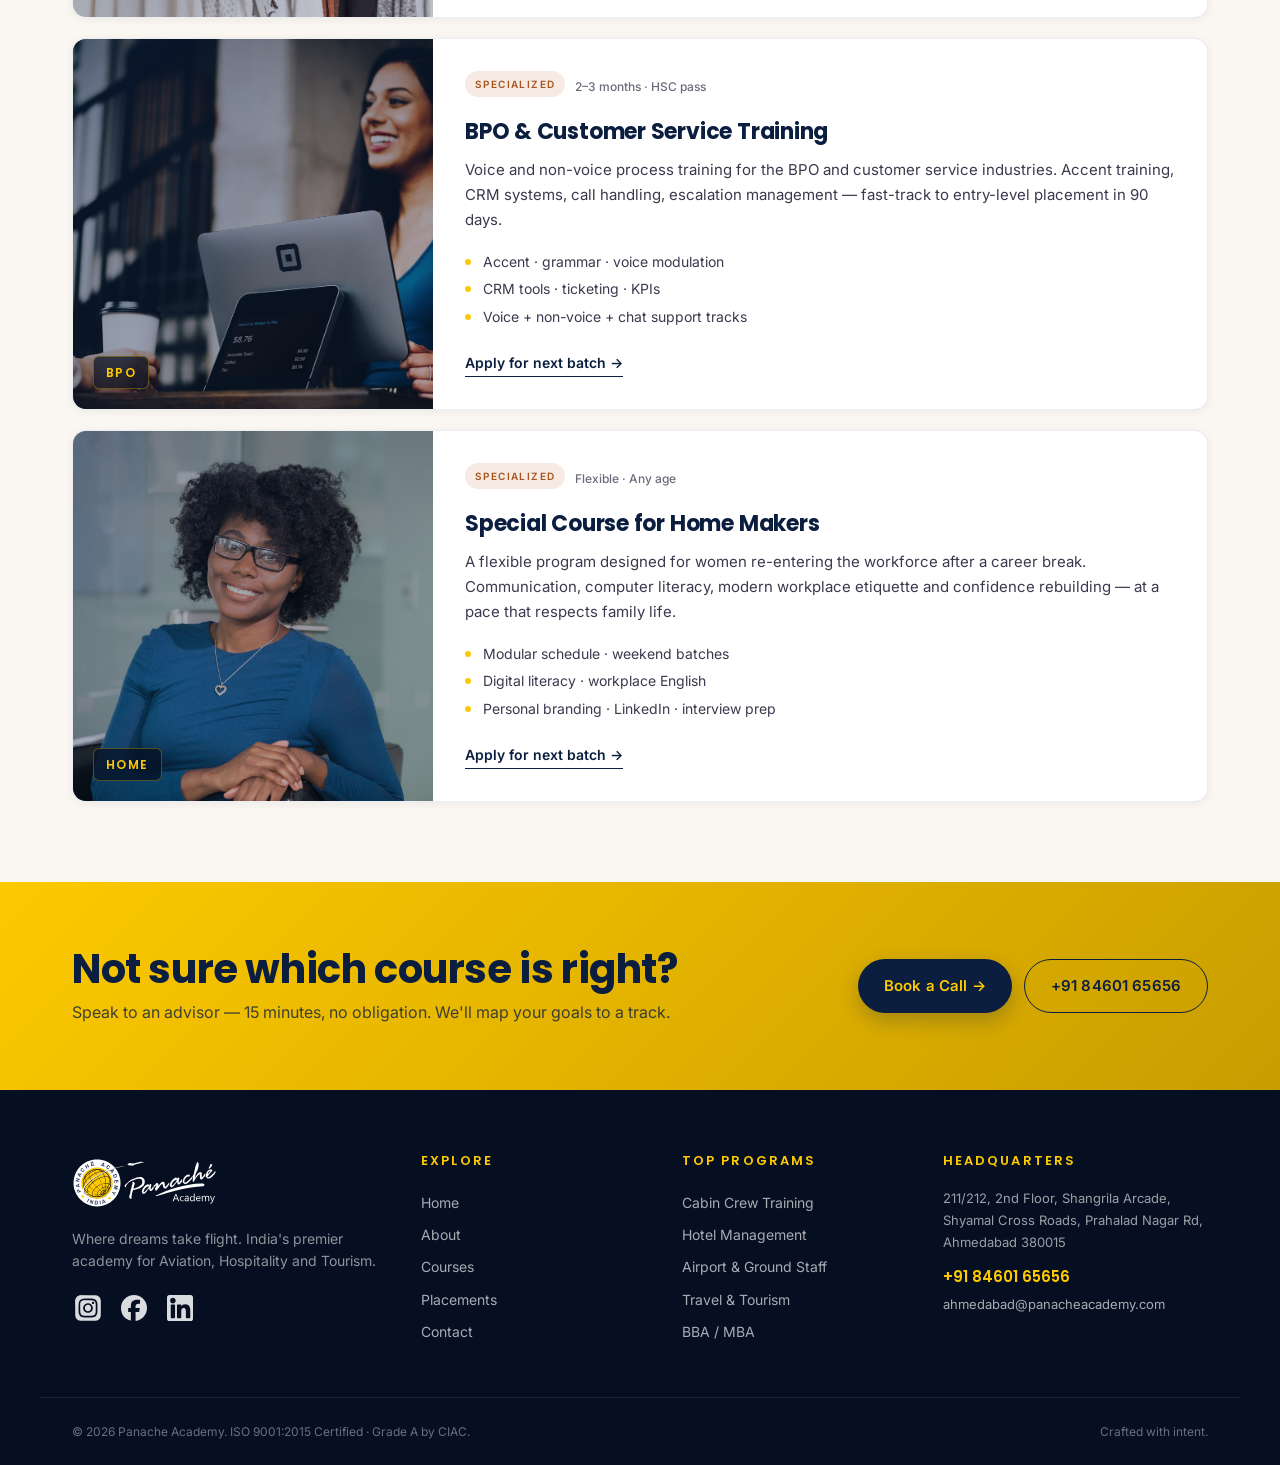
<file: courses.html>
<!DOCTYPE html>
<html lang="en">
<head>
  <meta charset="UTF-8" />
  <meta name="viewport" content="width=device-width, initial-scale=1.0" />
  <meta name="description" content="13 industry-led programs in Aviation, Hospitality and Tourism. Certificate, Diploma, BBA, MBA and specialized tracks at Panache Academy." />
  <title>Courses — Panache Academy</title>

  <link rel="preconnect" href="https://fonts.googleapis.com" />
  <link rel="preconnect" href="https://fonts.gstatic.com" crossorigin />
  <link href="https://fonts.googleapis.com/css2?family=Inter:wght@400;500;600&family=Poppins:wght@500;600;700&display=swap" rel="stylesheet" />

  <link rel="stylesheet" href="css/style.css" />
</head>
<body>
  <!-- ============ HEADER ============ -->
  <header class="site-header" id="siteHeader">
    <div class="container header-inner">
      <a href="index.html" class="brand">
        <img src="images/panache-logo-01.svg" alt="Panache Academy" class="brand-img brand-img-dark" width="132" height="42" />
        <img src="images/panache-logo-02.svg" alt="Panache Academy" class="brand-img brand-img-light" width="132" height="42" />
      </a>

      <nav class="nav" id="primaryNav" aria-label="Primary">
        <a href="index.html" class="nav-link">Home</a>
        <a href="about.html" class="nav-link">About</a>
        <a href="courses.html" class="nav-link active">Courses</a>
        <a href="placements.html" class="nav-link">Placements</a>
        <a href="contact.html" class="nav-link">Contact</a>
        <a href="contact.html#apply" class="btn btn-primary btn-sm">Apply Now</a>
      </nav>

      <button class="nav-toggle" id="navToggle" aria-label="Open menu" aria-expanded="false">
        <span></span><span></span><span></span>
      </button>
    </div>
  </header>

  <!-- ============ PAGE HEADER ============ -->
  <section class="page-hero hero-courses">
    <div class="container">
      <p class="eyebrow">PROGRAMS</p>
      <h1 class="page-title">
        13 careers. <span class="gold">One academy.</span>
      </h1>
      <p class="page-sub">
        From a 6-month cabin crew certificate to a full MBA in Hospitality Management —
        every program is built around real industry workflows and a working placement cell.
      </p>
    </div>
  </section>

  <!-- ============ FILTER + SEARCH ============ -->
  <section class="filter-section">
    <div class="container">
      <div class="filter-bar" id="courseFilter">
        <button class="filter-chip active" data-cat="all">All <span class="chip-count">13</span></button>
        <button class="filter-chip" data-cat="certificate">Certificate <span class="chip-count">4</span></button>
        <button class="filter-chip" data-cat="diploma">Diploma <span class="chip-count">1</span></button>
        <button class="filter-chip" data-cat="degree">Degree <span class="chip-count">2</span></button>
        <button class="filter-chip" data-cat="specialized">Specialized <span class="chip-count">6</span></button>
      </div>

      <div class="search-wrap">
        <svg class="search-icon" viewBox="0 0 24 24" fill="none" stroke="currentColor" stroke-width="2" stroke-linecap="round" stroke-linejoin="round" aria-hidden="true">
          <circle cx="11" cy="11" r="7"></circle>
          <path d="m21 21-4.3-4.3"></path>
        </svg>
        <input
          type="search"
          id="courseSearch"
          placeholder="Search courses — try 'cabin', 'hotel', 'MBA'..."
          aria-label="Search courses"
        />
      </div>
    </div>
  </section>

  <!-- ============ COURSE LIST ============ -->
  <section class="course-list-section">
    <div class="container">
      <div class="courses-list" id="coursesList">

        <!-- CERTIFICATE COURSES -->
        <article class="course-card-full" data-cat="certificate" data-text="cabin crew aviation airlines air hostess paccct">
          <div class="course-full-img card-cabin">
            <span class="course-code">PACCCT</span>
          </div>
          <div class="course-full-body">
            <div class="tag-row">
              <span class="course-tag">CERTIFICATE</span>
              <span class="course-tag-meta">6 months · Age 17–27 · HSC/Grad</span>
            </div>
            <h3>Cabin Crew Training</h3>
            <p>The flagship program. Aviation fundamentals, in-flight safety, emergency procedures, galley operations, world cuisines, grooming, interview mastery — built to crack Emirates, Qatar Airways, IndiGo and Vistara recruitment.</p>
            <ul class="course-bullets">
              <li>Aircraft systems · safety equipment · evacuation drills</li>
              <li>Skin care · makeup · formal/elegant grooming</li>
              <li>GD · resume · body language · interview labs</li>
            </ul>
            <a href="contact.html#apply" class="link-arrow">Apply for next batch →</a>
          </div>
        </article>

        <article class="course-card-full" data-cat="certificate" data-text="hotel management hospitality pachm front office housekeeping">
          <div class="course-full-img card-hotel">
            <span class="course-code">PACHM</span>
          </div>
          <div class="course-full-body">
            <div class="tag-row">
              <span class="course-tag">CERTIFICATE</span>
              <span class="course-tag-meta">6 months · HSC/Grad</span>
            </div>
            <h3>Hotel Management</h3>
            <p>Front office, F&B service, housekeeping operations, kitchen fundamentals and guest experience design — the four pillars of every five-star property in India and abroad.</p>
            <ul class="course-bullets">
              <li>Front office · reservations · concierge protocols</li>
              <li>F&B service · banquet operations · bar fundamentals</li>
              <li>Housekeeping · guest cycle · revenue management</li>
            </ul>
            <a href="contact.html#apply" class="link-arrow">Apply for next batch →</a>
          </div>
        </article>

        <article class="course-card-full" data-cat="certificate" data-text="airport management ground staff pacamgs ramp terminal">
          <div class="course-full-img card-airport">
            <span class="course-code">PACAMGS</span>
          </div>
          <div class="course-full-body">
            <div class="tag-row">
              <span class="course-tag">CERTIFICATE</span>
              <span class="course-tag-meta">6 months · HSC/Grad</span>
            </div>
            <h3>Airport Management & Ground Staff</h3>
            <p>The operational backbone of every airport. Passenger handling, ramp coordination, baggage operations, boarding gate management and the regulatory framework that keeps flights moving.</p>
            <ul class="course-bullets">
              <li>Check-in · ticketing · baggage systems</li>
              <li>Boarding gate operations · passenger handling</li>
              <li>Aviation regulations · airline coordination</li>
            </ul>
            <a href="contact.html#apply" class="link-arrow">Apply for next batch →</a>
          </div>
        </article>

        <article class="course-card-full" data-cat="certificate" data-text="travel tourism management pacttm ticketing destinations">
          <div class="course-full-img card-travel">
            <span class="course-code">PACTTM</span>
          </div>
          <div class="course-full-body">
            <div class="tag-row">
              <span class="course-tag">CERTIFICATE</span>
              <span class="course-tag-meta">6 months · HSC/Grad</span>
            </div>
            <h3>Travel & Tourism Management</h3>
            <p>Build the careers that build journeys. Tour operations, ticketing systems (Amadeus, Galileo), destination knowledge, itinerary design and the business mechanics of leisure and corporate travel.</p>
            <ul class="course-bullets">
              <li>GDS systems · airline ticketing · fares</li>
              <li>Itinerary design · destination management</li>
              <li>Tour operations · MICE · corporate travel</li>
            </ul>
            <a href="contact.html#apply" class="link-arrow">Apply for next batch →</a>
          </div>
        </article>

        <!-- DIPLOMA -->
        <article class="course-card-full" data-cat="diploma" data-text="diploma aviation tourism hospitality management padatm">
          <div class="course-full-img card-diploma">
            <span class="course-code">PADATM</span>
          </div>
          <div class="course-full-body">
            <div class="tag-row">
              <span class="course-tag tag-diploma">DIPLOMA</span>
              <span class="course-tag-meta">1 year · HSC/Grad</span>
            </div>
            <h3>Diploma in Aviation, Tourism & Hospitality Management</h3>
            <p>A one-year deep dive that spans all three industries. Designed for students who want optionality — exit with the skills to enter aviation, hotels or tourism, and the credential to pursue a degree later.</p>
            <ul class="course-bullets">
              <li>Cross-industry fundamentals · service excellence</li>
              <li>Specialization electives in semester 2</li>
              <li>Mandatory 8-week industry internship</li>
            </ul>
            <a href="contact.html#apply" class="link-arrow">Apply for next batch →</a>
          </div>
        </article>

        <!-- DEGREE -->
        <article class="course-card-full" data-cat="degree" data-text="bba bachelor airlines tourism hotel management degree">
          <div class="course-full-img card-degree">
            <span class="course-code">BBA</span>
          </div>
          <div class="course-full-body">
            <div class="tag-row">
              <span class="course-tag tag-degree">BACHELOR'S</span>
              <span class="course-tag-meta">3 years · HSC pass</span>
            </div>
            <h3>BBA in Airlines / Tourism / Hotel Management</h3>
            <p>A full undergraduate degree designed for industry. Six semesters mixing business fundamentals (finance, marketing, HR) with specialization in aviation, tourism or hospitality — including two paid industrial placements.</p>
            <ul class="course-bullets">
              <li>Core BBA + industry-specific electives</li>
              <li>2 paid industrial placements (semesters 4 & 6)</li>
              <li>UGC-recognized degree</li>
            </ul>
            <a href="contact.html#apply" class="link-arrow">Apply for next batch →</a>
          </div>
        </article>

        <article class="course-card-full" data-cat="degree" data-text="mba master airlines tourism hospitality management postgraduate">
          <div class="course-full-img card-mba">
            <span class="course-code">MBA</span>
          </div>
          <div class="course-full-body">
            <div class="tag-row">
              <span class="course-tag tag-degree">MASTER'S</span>
              <span class="course-tag-meta">2 years · Graduation</span>
            </div>
            <h3>MBA in Airlines / Tourism / Hospitality Management</h3>
            <p>For the next generation of industry leaders. Strategic management, revenue operations, brand building and a research project with a partner airline, hotel or DMC. Placement-assisted into managerial roles.</p>
            <ul class="course-bullets">
              <li>Revenue management · operations · marketing</li>
              <li>Industry capstone with partner organization</li>
              <li>Leadership track for managerial placement</li>
            </ul>
            <a href="contact.html#apply" class="link-arrow">Apply for next batch →</a>
          </div>
        </article>

        <!-- SPECIALIZED -->
        <article class="course-card-full" data-cat="specialized" data-text="cruise ship management international hospitality">
          <div class="course-full-img card-cruise">
            <span class="course-code">CRUISE</span>
          </div>
          <div class="course-full-body">
            <div class="tag-row">
              <span class="course-tag tag-spec">SPECIALIZED</span>
              <span class="course-tag-meta">6 months · Age 18–35</span>
            </div>
            <h3>Cruise Ship Management</h3>
            <p>The fastest-growing hospitality vertical worldwide. F&B service at sea, cabin attendant operations, maritime safety, multi-cultural guest management. International contracts with tax-free salaries.</p>
            <ul class="course-bullets">
              <li>STCW-aligned safety training</li>
              <li>Cruise F&B · cabin · galley operations</li>
              <li>International placement support</li>
            </ul>
            <a href="contact.html#apply" class="link-arrow">Apply for next batch →</a>
          </div>
        </article>

        <article class="course-card-full" data-cat="specialized" data-text="iata international air transport association ticketing">
          <div class="course-full-img card-iata">
            <span class="course-code">IATA</span>
          </div>
          <div class="course-full-body">
            <div class="tag-row">
              <span class="course-tag tag-spec">SPECIALIZED</span>
              <span class="course-tag-meta">3–6 months · HSC/Grad</span>
            </div>
            <h3>IATA Certification</h3>
            <p>Globally recognized credential from the International Air Transport Association. Foundation, consultant and management-level tracks. The fastest way to add international credibility to a travel or aviation CV.</p>
            <ul class="course-bullets">
              <li>IATA Foundation · Consultant · Diploma tracks</li>
              <li>Global ticketing standards · fare construction</li>
              <li>Recognized by 290+ member airlines</li>
            </ul>
            <a href="contact.html#apply" class="link-arrow">Apply for next batch →</a>
          </div>
        </article>

        <article class="course-card-full" data-cat="specialized" data-text="finishing personality development grooming english pafcpg">
          <div class="course-full-img card-pd">
            <span class="course-code">PAFCPG</span>
          </div>
          <div class="course-full-body">
            <div class="tag-row">
              <span class="course-tag tag-spec">SPECIALIZED</span>
              <span class="course-tag-meta">3 months · Any age</span>
            </div>
            <h3>Finishing Course — English, PD & Grooming</h3>
            <p>The signature Panache finishing program. Spoken English fluency, communication coaching, posture, etiquette and the kind of polish that helps you walk into any room — interview, boardroom, or banquet.</p>
            <ul class="course-bullets">
              <li>Spoken English · accent neutralization</li>
              <li>Etiquette · posture · dining manners</li>
              <li>Confidence labs · GD · public speaking</li>
            </ul>
            <a href="contact.html#apply" class="link-arrow">Apply for next batch →</a>
          </div>
        </article>

        <article class="course-card-full" data-cat="specialized" data-text="modeling fashion ramp portfolio">
          <div class="course-full-img card-modeling">
            <span class="course-code">MODEL</span>
          </div>
          <div class="course-full-body">
            <div class="tag-row">
              <span class="course-tag tag-spec">SPECIALIZED</span>
              <span class="course-tag-meta">3–6 months · Age 16+</span>
            </div>
            <h3>Modeling & Ramp Training</h3>
            <p>Posture, ramp walks, photo portfolio direction, on-camera presence and the business side of agency representation. For students drawn to fashion, commercial and pageant tracks.</p>
            <ul class="course-bullets">
              <li>Ramp walk · posing · expression coaching</li>
              <li>Portfolio shoot · agency intro</li>
              <li>Fitness · skincare · grooming</li>
            </ul>
            <a href="contact.html#apply" class="link-arrow">Apply for next batch →</a>
          </div>
        </article>

        <article class="course-card-full" data-cat="specialized" data-text="bpo training call center customer service voice non-voice">
          <div class="course-full-img card-bpo">
            <span class="course-code">BPO</span>
          </div>
          <div class="course-full-body">
            <div class="tag-row">
              <span class="course-tag tag-spec">SPECIALIZED</span>
              <span class="course-tag-meta">2–3 months · HSC pass</span>
            </div>
            <h3>BPO & Customer Service Training</h3>
            <p>Voice and non-voice process training for the BPO and customer service industries. Accent training, CRM systems, call handling, escalation management — fast-track to entry-level placement in 90 days.</p>
            <ul class="course-bullets">
              <li>Accent · grammar · voice modulation</li>
              <li>CRM tools · ticketing · KPIs</li>
              <li>Voice + non-voice + chat support tracks</li>
            </ul>
            <a href="contact.html#apply" class="link-arrow">Apply for next batch →</a>
          </div>
        </article>

        <article class="course-card-full" data-cat="specialized" data-text="home makers women re-entry workforce confidence">
          <div class="course-full-img card-homemakers">
            <span class="course-code">HOME</span>
          </div>
          <div class="course-full-body">
            <div class="tag-row">
              <span class="course-tag tag-spec">SPECIALIZED</span>
              <span class="course-tag-meta">Flexible · Any age</span>
            </div>
            <h3>Special Course for Home Makers</h3>
            <p>A flexible program designed for women re-entering the workforce after a career break. Communication, computer literacy, modern workplace etiquette and confidence rebuilding — at a pace that respects family life.</p>
            <ul class="course-bullets">
              <li>Modular schedule · weekend batches</li>
              <li>Digital literacy · workplace English</li>
              <li>Personal branding · LinkedIn · interview prep</li>
            </ul>
            <a href="contact.html#apply" class="link-arrow">Apply for next batch →</a>
          </div>
        </article>

      </div>

      <p class="courses-empty" id="coursesEmpty">No courses match your search. Try a different keyword.</p>
    </div>
  </section>

  <!-- ============ HELP CTA ============ -->
  <section class="cta-band">
    <div class="container cta-inner">
      <div>
        <h2>Not sure which course is right?</h2>
        <p>Speak to an advisor — 15 minutes, no obligation. We'll map your goals to a track.</p>
      </div>
      <div class="cta-actions">
        <a href="contact.html#apply" class="btn btn-primary">Book a Call →</a>
        <a href="tel:+918460165656" class="btn btn-ghost-dark">+91 84601 65656</a>
      </div>
    </div>
  </section>

  <!-- ============ FOOTER ============ -->
  <footer class="footer">
    <div class="container footer-grid">
      <div class="footer-col">
        <a href="index.html" class="brand brand-light">
          <img src="images/panache-logo-01.svg" alt="Panache Academy" class="brand-img brand-img-dark" width="132" height="42" />
          <img src="images/panache-logo-02.svg" alt="Panache Academy" class="brand-img brand-img-light" width="132" height="42" />
        </a>
        <p class="footer-tag">Where dreams take flight. India's premier academy for Aviation, Hospitality and Tourism.</p>
        <div class="socials">
          <a href="https://instagram.com/panacheacademyofficial" aria-label="Instagram" target="_blank" rel="noopener"><img src="logos/instagram.svg" alt="Instagram" /></a>
          <a href="https://www.facebook.com/panacheacademyofficial" aria-label="Facebook" target="_blank" rel="noopener"><img src="logos/facebook.svg" alt="Facebook" /></a>
          <a href="https://www.linkedin.com/company/panacheacademyindia/" aria-label="LinkedIn" target="_blank" rel="noopener"><img src="logos/linkedin.svg" alt="LinkedIn" /></a>
        </div>
      </div>

      <div class="footer-col">
        <h4>Explore</h4>
        <a href="index.html">Home</a>
        <a href="about.html">About</a>
        <a href="courses.html">Courses</a>
        <a href="placements.html">Placements</a>
        <a href="contact.html">Contact</a>
      </div>

      <div class="footer-col">
        <h4>Top Programs</h4>
        <a href="courses.html">Cabin Crew Training</a>
        <a href="courses.html">Hotel Management</a>
        <a href="courses.html">Airport & Ground Staff</a>
        <a href="courses.html">Travel & Tourism</a>
        <a href="courses.html">BBA / MBA</a>
      </div>

      <div class="footer-col">
        <h4>Headquarters</h4>
        <p class="footer-addr">
          211/212, 2nd Floor, Shangrila Arcade,<br />
          Shyamal Cross Roads, Prahalad Nagar Rd,<br />
          Ahmedabad 380015
        </p>
        <a href="tel:+918460165656" class="footer-phone">+91 84601 65656</a>
        <a href="mailto:ahmedabad@panacheacademy.com" class="footer-mail">ahmedabad@panacheacademy.com</a>
      </div>
    </div>

    <div class="footer-bottom container">
      <span>© 2026 Panache Academy. ISO 9001:2015 Certified · Grade A by CIAC.</span>
      <span>Crafted with intent.</span>
    </div>
  </footer>

  <script src="js/main.js"></script>
</body>
</html>
</file>
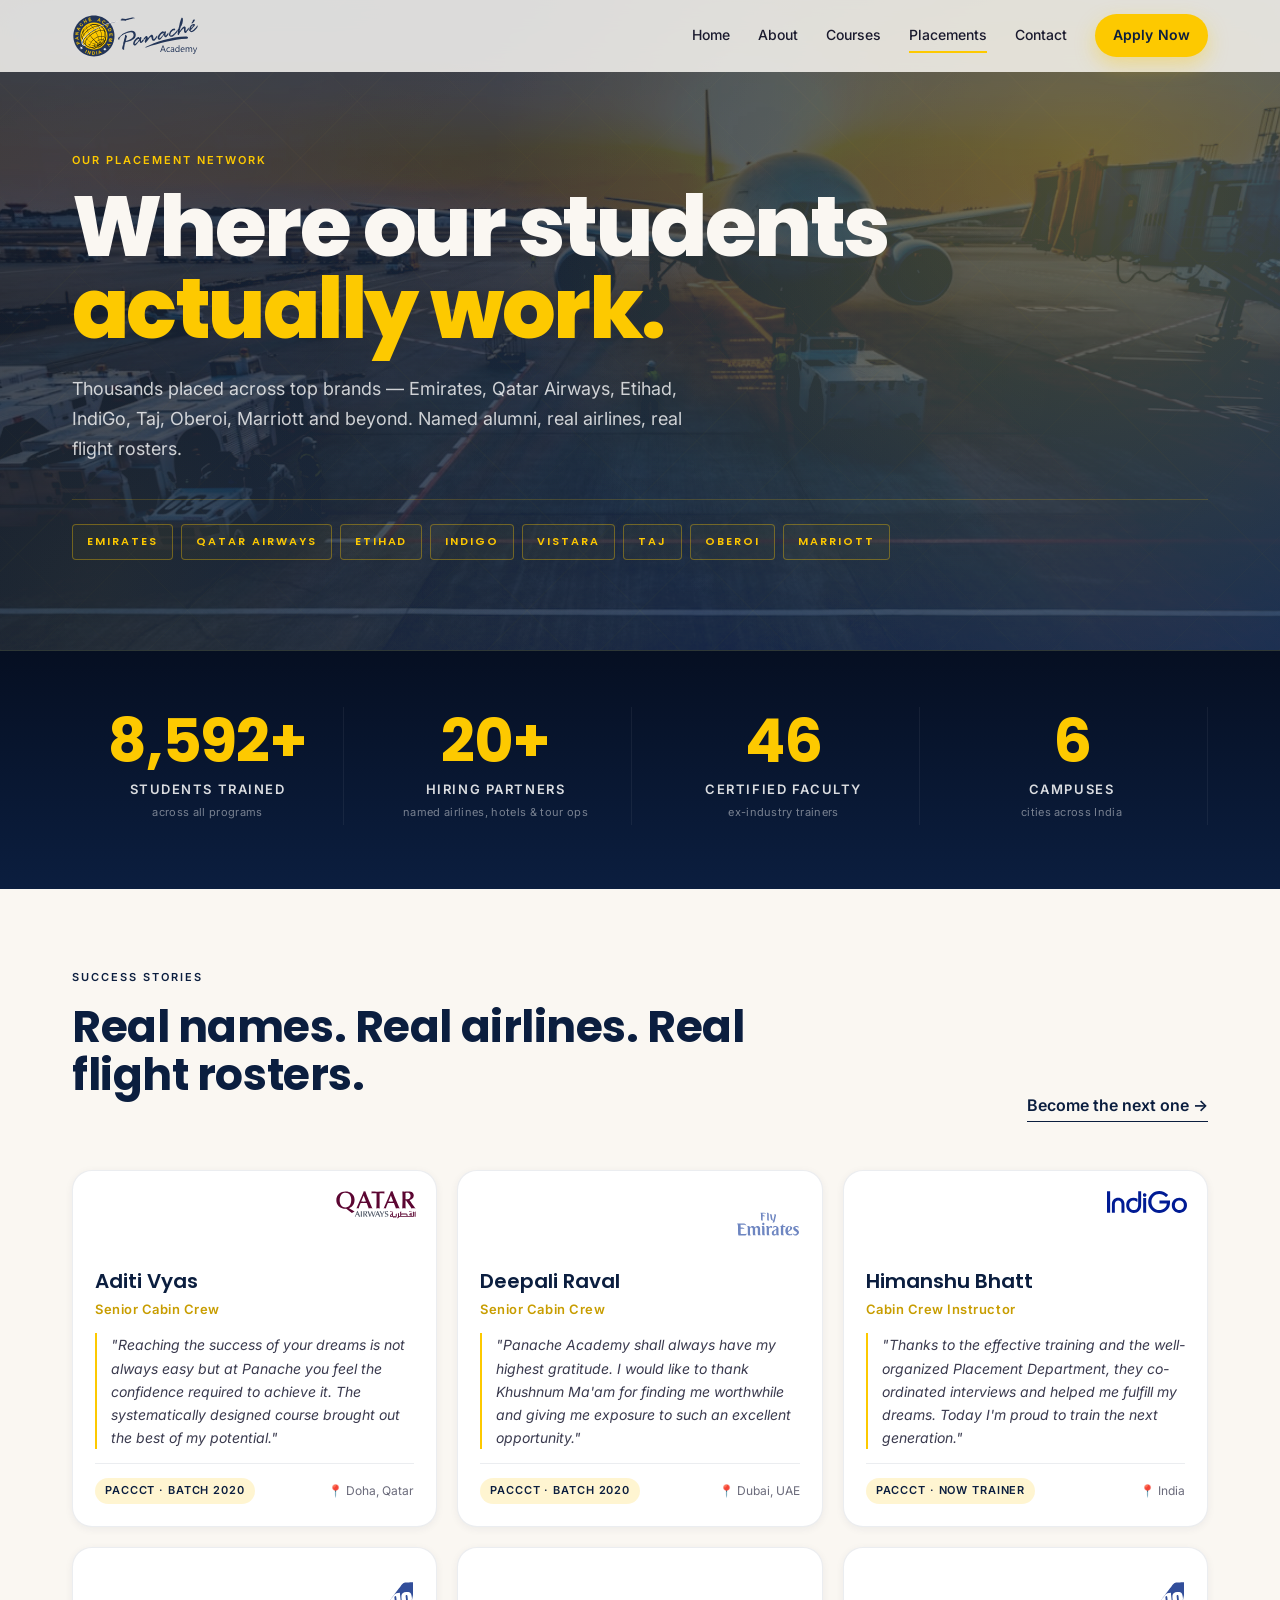
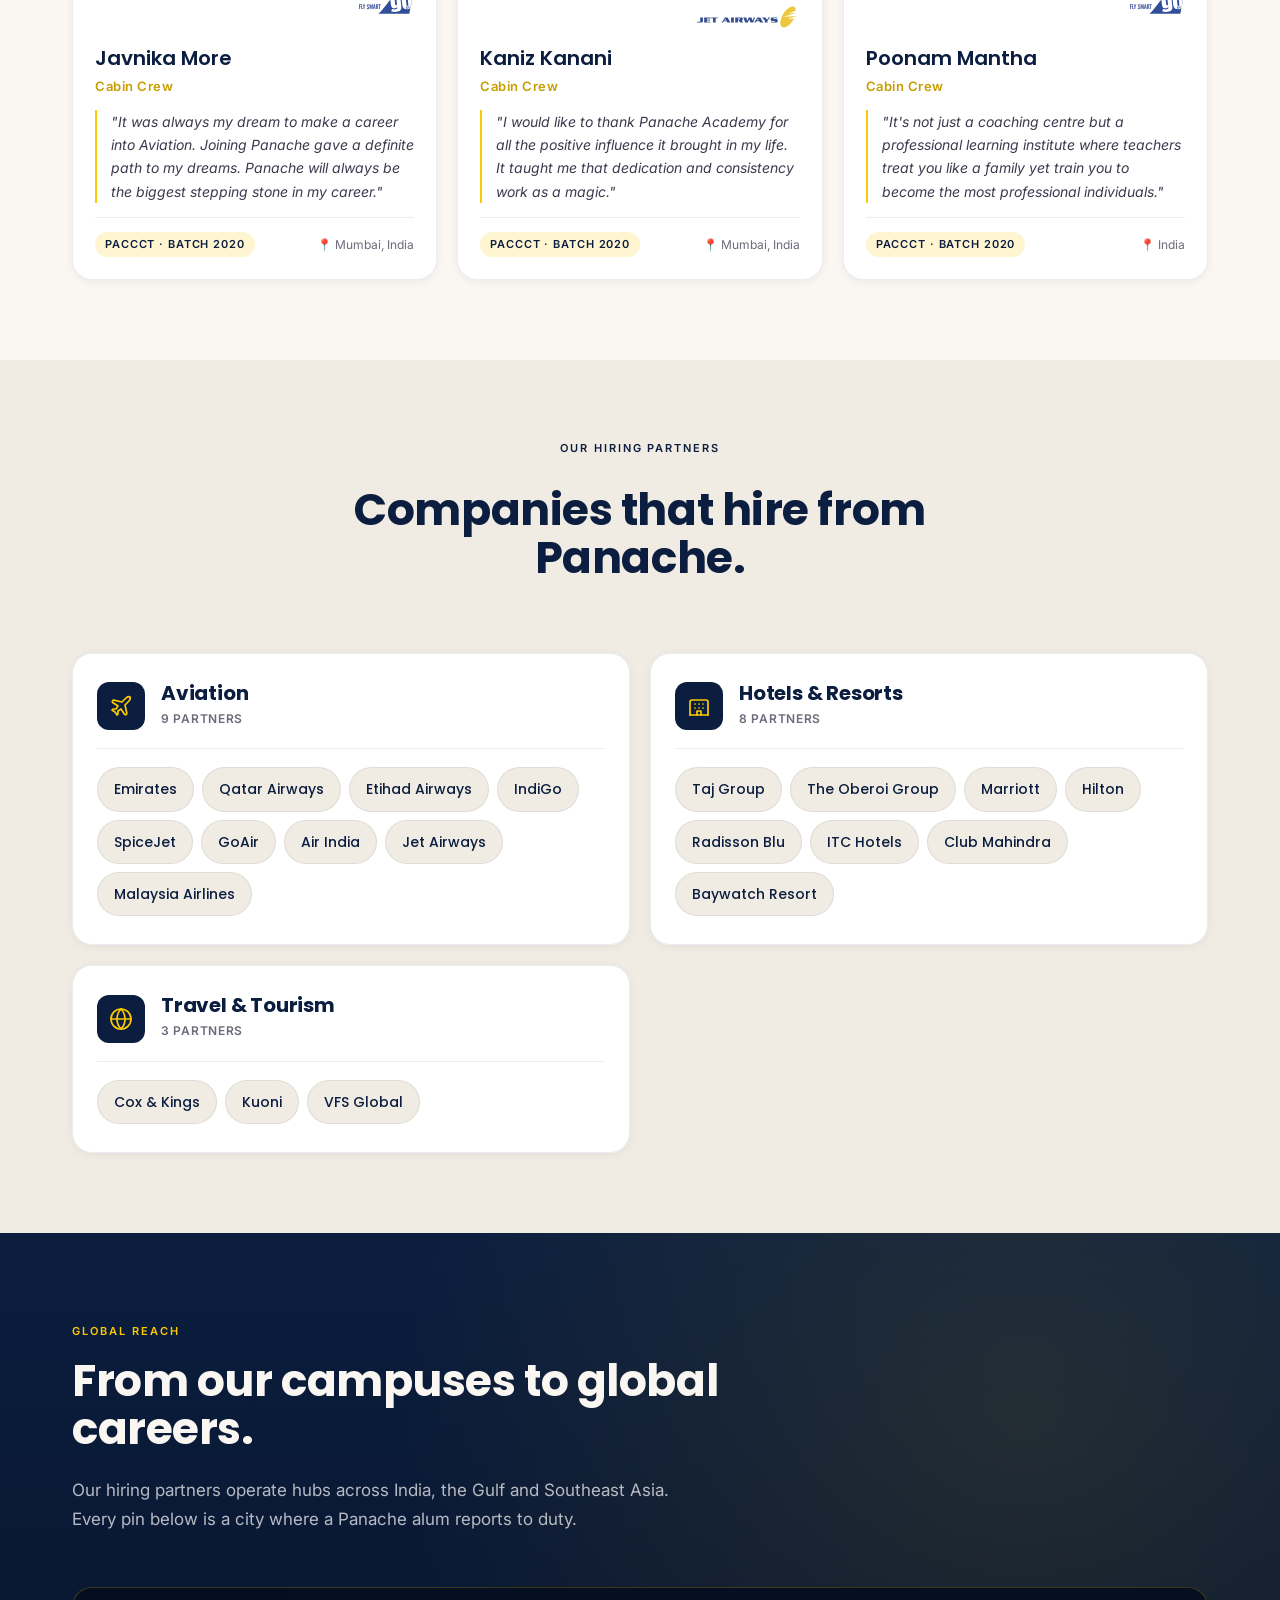
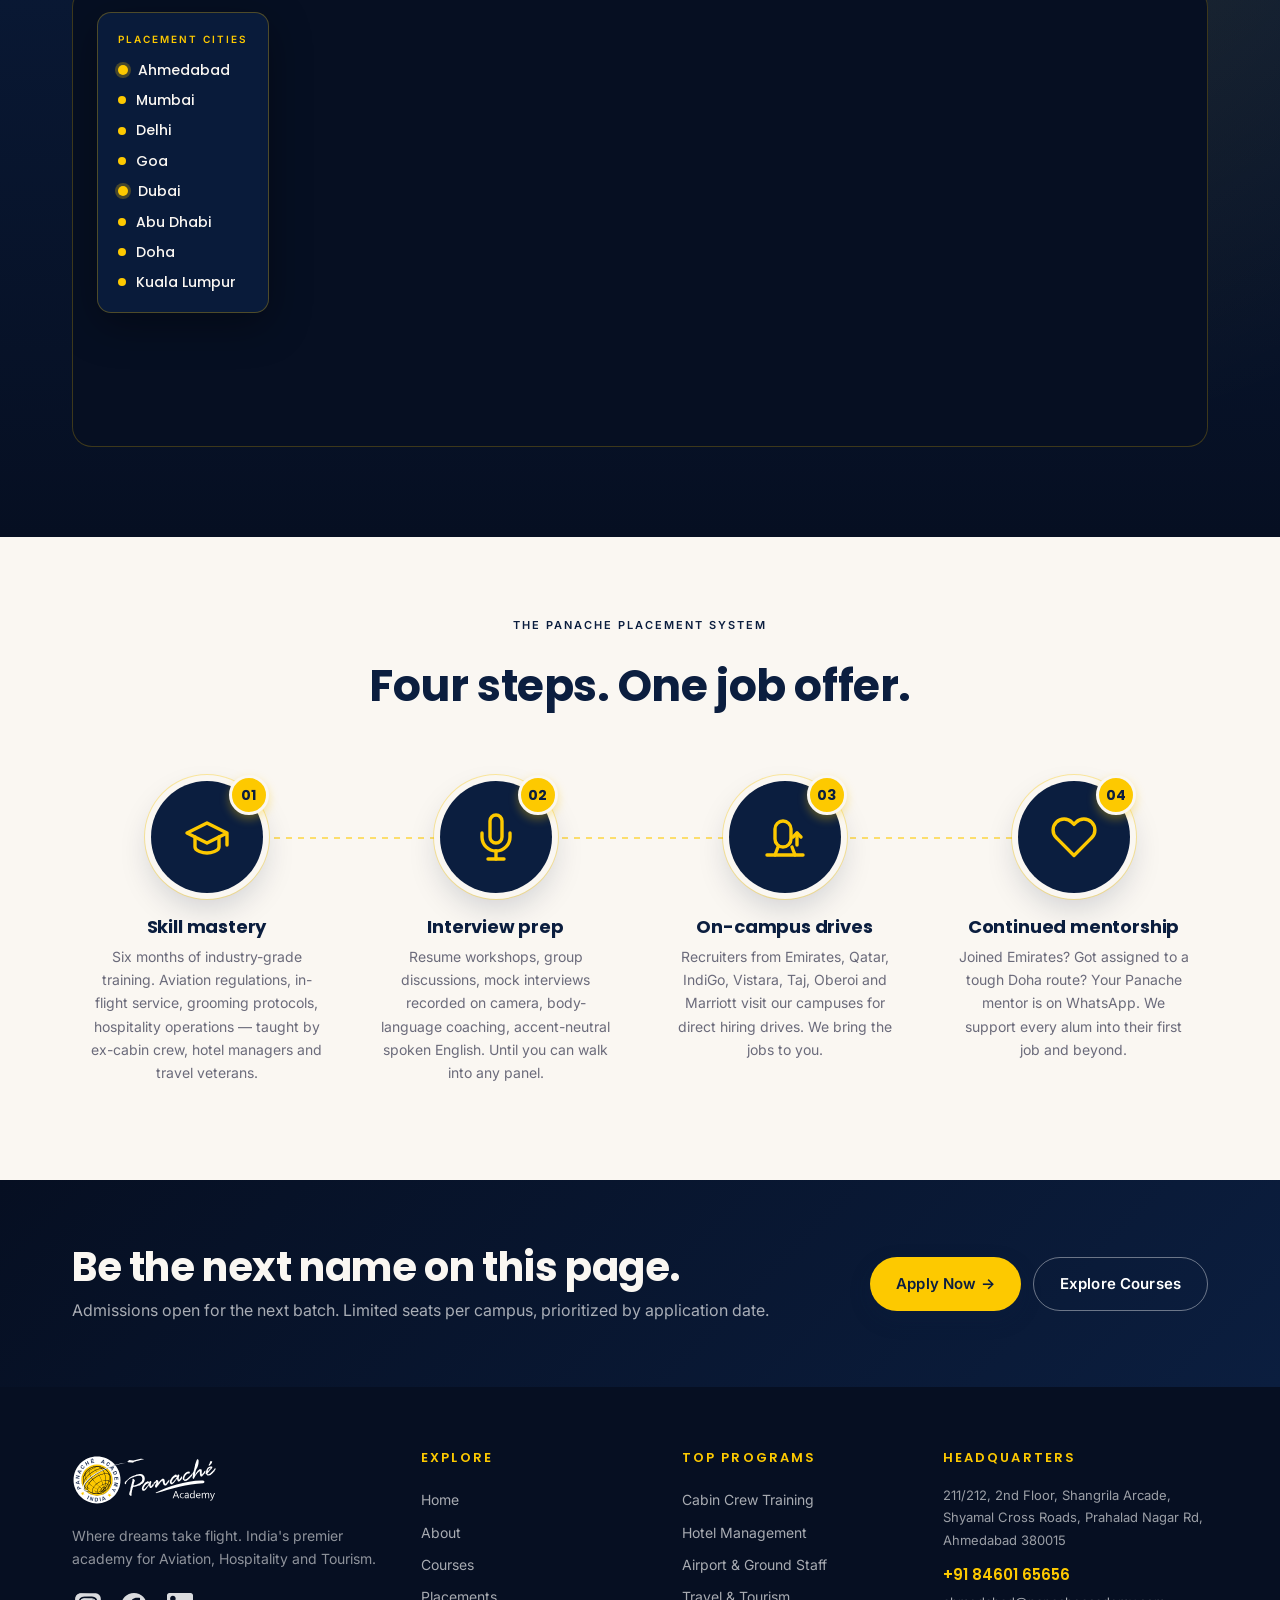
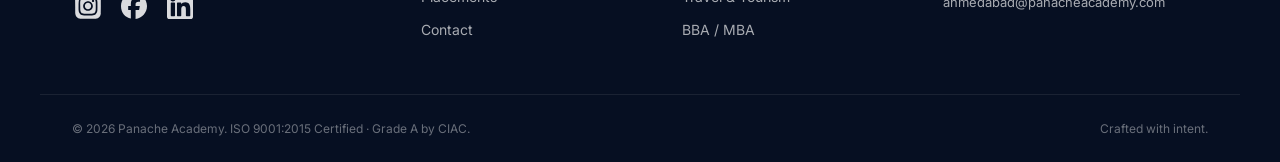
<file: placements.html>
<!DOCTYPE html>
<html lang="en">
<head>
  <meta charset="UTF-8" />
  <meta name="viewport" content="width=device-width, initial-scale=1.0" />
  <meta name="description" content="Panache Academy alumni working at Emirates, Qatar Airways, Etihad, IndiGo, Taj, Oberoi, Marriott and 23+ named hiring partners across Aviation, Hospitality and Tourism." />
  <title>Placements — Panache Academy</title>

  <link rel="preconnect" href="https://fonts.googleapis.com" />
  <link rel="preconnect" href="https://fonts.gstatic.com" crossorigin />
  <link href="https://fonts.googleapis.com/css2?family=Inter:wght@400;500;600&family=Poppins:wght@500;600;700;800&display=swap" rel="stylesheet" />

  <link rel="stylesheet" href="css/style.css" />
</head>
<body>
  <!-- ============ HEADER ============ -->
  <header class="site-header" id="siteHeader">
    <div class="container header-inner">
      <a href="index.html" class="brand">
        <img src="images/panache-logo-01.svg" alt="Panache Academy" class="brand-img brand-img-dark" width="132" height="42" />
        <img src="images/panache-logo-02.svg" alt="Panache Academy" class="brand-img brand-img-light" width="132" height="42" />
      </a>

      <nav class="nav" id="primaryNav" aria-label="Primary">
        <a href="index.html" class="nav-link">Home</a>
        <a href="about.html" class="nav-link">About</a>
        <a href="courses.html" class="nav-link">Courses</a>
        <a href="placements.html" class="nav-link active">Placements</a>
        <a href="contact.html" class="nav-link">Contact</a>
        <a href="contact.html#apply" class="btn btn-primary btn-sm">Apply Now</a>
      </nav>

      <button class="nav-toggle" id="navToggle" aria-label="Open menu" aria-expanded="false">
        <span></span><span></span><span></span>
      </button>
    </div>
  </header>

  <!-- ============ PLACEMENTS HERO ============ -->
  <section class="placements-hero">
    <div class="hero-bg-pattern" aria-hidden="true"></div>

    <div class="container placements-hero-inner">
      <p class="eyebrow">OUR PLACEMENT NETWORK</p>
      <h1 class="placements-title">
        Where our students<br />
        <span class="gold">actually work.</span>
      </h1>
      <p class="page-sub">
        Thousands placed across top brands — Emirates, Qatar Airways, Etihad, IndiGo, Taj,
        Oberoi, Marriott and beyond. Named alumni, real airlines, real flight rosters.
      </p>

      <div class="hero-ribbons">
        <span class="ribbon">EMIRATES</span>
        <span class="ribbon">QATAR AIRWAYS</span>
        <span class="ribbon">ETIHAD</span>
        <span class="ribbon">INDIGO</span>
        <span class="ribbon">VISTARA</span>
        <span class="ribbon">TAJ</span>
        <span class="ribbon">OBEROI</span>
        <span class="ribbon">MARRIOTT</span>
      </div>
    </div>
  </section>

  <!-- ============ KPI BAND ============ -->
  <section class="kpi-band">
    <div class="container kpi-grid">
      <div class="kpi">
        <div class="kpi-num"><span class="counter" data-to="8592">0</span>+</div>
        <div class="kpi-label">Students Trained</div>
        <div class="kpi-note">across all programs</div>
      </div>
      <div class="kpi">
        <div class="kpi-num"><span class="counter" data-to="20">0</span>+</div>
        <div class="kpi-label">Hiring Partners</div>
        <div class="kpi-note">named airlines, hotels &amp; tour ops</div>
      </div>
      <div class="kpi">
        <div class="kpi-num"><span class="counter" data-to="46">0</span></div>
        <div class="kpi-label">Certified Faculty</div>
        <div class="kpi-note">ex-industry trainers</div>
      </div>
      <div class="kpi">
        <div class="kpi-num"><span class="counter" data-to="6">0</span></div>
        <div class="kpi-label">Campuses</div>
        <div class="kpi-note">cities across India</div>
      </div>
    </div>
  </section>

  <!-- ============ SUCCESS STORIES ============ -->
  <section class="stories-section">
    <div class="container">
      <div class="section-head">
        <div>
          <p class="eyebrow dark">SUCCESS STORIES</p>
          <h2 class="section-title">Real names. Real airlines. Real flight rosters.</h2>
        </div>
        <a href="contact.html#apply" class="link-arrow desktop-only">Become the next one →</a>
      </div>

      <div class="stories-grid">

        <article class="story-card">
          <div class="story-airline airline-qatar"><img src="logos/qatar-airways.svg" alt="Qatar Airways" /></div>
          <div class="story-body">
            <div class="story-id">
              <strong>Aditi Vyas</strong>
              <span class="story-role">Senior Cabin Crew</span>
            </div>
            <p class="story-quote">"Reaching the success of your dreams is not always easy but at Panache you feel the confidence required to achieve it. The systematically designed course brought out the best of my potential."</p>
            <div class="story-meta">
              <span class="story-badge">PACCCT · Batch 2020</span>
              <span class="story-location">Doha, Qatar</span>
            </div>
          </div>
        </article>

        <article class="story-card">
          <div class="story-airline airline-emirates"><img src="logos/emirates.svg" alt="Emirates" /></div>
          <div class="story-body">
            <div class="story-id">
              <strong>Deepali Raval</strong>
              <span class="story-role">Senior Cabin Crew</span>
            </div>
            <p class="story-quote">"Panache Academy shall always have my highest gratitude. I would like to thank Khushnum Ma'am for finding me worthwhile and giving me exposure to such an excellent opportunity."</p>
            <div class="story-meta">
              <span class="story-badge">PACCCT · Batch 2020</span>
              <span class="story-location">Dubai, UAE</span>
            </div>
          </div>
        </article>

        <article class="story-card">
          <div class="story-airline airline-indigo"><img src="logos/indigo.svg" alt="IndiGo" /></div>
          <div class="story-body">
            <div class="story-id">
              <strong>Himanshu Bhatt</strong>
              <span class="story-role">Cabin Crew Instructor</span>
            </div>
            <p class="story-quote">"Thanks to the effective training and the well-organized Placement Department, they co-ordinated interviews and helped me fulfill my dreams. Today I'm proud to train the next generation."</p>
            <div class="story-meta">
              <span class="story-badge">PACCCT · Now Trainer</span>
              <span class="story-location">India</span>
            </div>
          </div>
        </article>

        <article class="story-card">
          <div class="story-airline airline-goair"><img src="logos/goair.svg" alt="GoAir" /></div>
          <div class="story-body">
            <div class="story-id">
              <strong>Javnika More</strong>
              <span class="story-role">Cabin Crew</span>
            </div>
            <p class="story-quote">"It was always my dream to make a career into Aviation. Joining Panache gave a definite path to my dreams. Panache will always be the biggest stepping stone in my career."</p>
            <div class="story-meta">
              <span class="story-badge">PACCCT · Batch 2020</span>
              <span class="story-location">Mumbai, India</span>
            </div>
          </div>
        </article>

        <article class="story-card">
          <div class="story-airline airline-jet"><img src="logos/jet-airways.svg" alt="Jet Airways" /></div>
          <div class="story-body">
            <div class="story-id">
              <strong>Kaniz Kanani</strong>
              <span class="story-role">Cabin Crew</span>
            </div>
            <p class="story-quote">"I would like to thank Panache Academy for all the positive influence it brought in my life. It taught me that dedication and consistency work as a magic."</p>
            <div class="story-meta">
              <span class="story-badge">PACCCT · Batch 2020</span>
              <span class="story-location">Mumbai, India</span>
            </div>
          </div>
        </article>

        <article class="story-card">
          <div class="story-airline airline-goair"><img src="logos/goair.svg" alt="GoAir" /></div>
          <div class="story-body">
            <div class="story-id">
              <strong>Poonam Mantha</strong>
              <span class="story-role">Cabin Crew</span>
            </div>
            <p class="story-quote">"It's not just a coaching centre but a professional learning institute where teachers treat you like a family yet train you to become the most professional individuals."</p>
            <div class="story-meta">
              <span class="story-badge">PACCCT · Batch 2020</span>
              <span class="story-location">India</span>
            </div>
          </div>
        </article>

      </div>

      <a href="contact.html#apply" class="link-arrow mobile-only">Become the next one →</a>
    </div>
  </section>

  <!-- ============ HIRING PARTNERS BY SECTOR ============ -->
  <section class="partners-section">
    <div class="container">
      <div class="section-head centered">
        <p class="eyebrow dark">OUR HIRING PARTNERS</p>
        <h2 class="section-title">Companies that hire from Panache.</h2>
      </div>

      <div class="sector-grid">

        <div class="sector">
          <div class="sector-head">
            <span class="sector-icon">
              <svg viewBox="0 0 24 24" aria-hidden="true"><path d="M17.8 19.2 16 11l3.5-3.5C21 6 21.5 4 21 3c-1-.5-3 0-4.5 1.5L13 8 4.8 6.2c-.5-.1-.9.1-1.1.5l-.3.5c-.2.5-.1 1 .3 1.3L9 12l-2 3H4l-1 1 3 2 2 3 1-1v-3l3-2 3.5 5.3c.3.4.8.5 1.3.3l.5-.2c.4-.3.6-.7.5-1.2z"/></svg>
            </span>
            <div>
              <h3>Aviation</h3>
              <span class="sector-count">9 partners</span>
            </div>
          </div>
          <div class="brand-chips">
            <span class="brand-chip">Emirates</span>
            <span class="brand-chip">Qatar Airways</span>
            <span class="brand-chip">Etihad Airways</span>
            <span class="brand-chip">IndiGo</span>
            <span class="brand-chip">SpiceJet</span>
            <span class="brand-chip">GoAir</span>
            <span class="brand-chip">Air India</span>
            <span class="brand-chip">Jet Airways</span>
            <span class="brand-chip">Malaysia Airlines</span>
          </div>
        </div>

        <div class="sector">
          <div class="sector-head">
            <span class="sector-icon">
              <svg viewBox="0 0 24 24" aria-hidden="true"><path d="M3 21V8a2 2 0 0 1 2-2h14a2 2 0 0 1 2 2v13"/><path d="M3 21h18"/><path d="M8 10h.01"/><path d="M12 10h.01"/><path d="M16 10h.01"/><path d="M8 14h.01"/><path d="M12 14h.01"/><path d="M16 14h.01"/><path d="M10 21v-4h4v4"/></svg>
            </span>
            <div>
              <h3>Hotels & Resorts</h3>
              <span class="sector-count">8 partners</span>
            </div>
          </div>
          <div class="brand-chips">
            <span class="brand-chip">Taj Group</span>
            <span class="brand-chip">The Oberoi Group</span>
            <span class="brand-chip">Marriott</span>
            <span class="brand-chip">Hilton</span>
            <span class="brand-chip">Radisson Blu</span>
            <span class="brand-chip">ITC Hotels</span>
            <span class="brand-chip">Club Mahindra</span>
            <span class="brand-chip">Baywatch Resort</span>
          </div>
        </div>

        <div class="sector">
          <div class="sector-head">
            <span class="sector-icon">
              <svg viewBox="0 0 24 24" aria-hidden="true"><circle cx="12" cy="12" r="10"/><path d="M12 2a14.5 14.5 0 0 0 0 20"/><path d="M12 2a14.5 14.5 0 0 1 0 20"/><path d="M2 12h20"/></svg>
            </span>
            <div>
              <h3>Travel & Tourism</h3>
              <span class="sector-count">3 partners</span>
            </div>
          </div>
          <div class="brand-chips">
            <span class="brand-chip">Cox &amp; Kings</span>
            <span class="brand-chip">Kuoni</span>
            <span class="brand-chip">VFS Global</span>
          </div>
        </div>

      </div>
    </div>
  </section>

  <!-- ============ GLOBAL REACH MAP ============ -->
  <section class="reach-section">
    <div class="container">
      <div class="section-head">
        <div>
          <p class="eyebrow">GLOBAL REACH</p>
          <h2 class="section-title light">From our campuses to global careers.</h2>
          <p class="lede light">
            Our hiring partners operate hubs across India, the Gulf and Southeast Asia.
            Every pin below is a city where a Panache alum reports to duty.
          </p>
        </div>
      </div>

      <div class="reach-wrap reach-wrap-map">
        <iframe
          src="https://maps.google.com/maps?ll=22,75&amp;z=4&amp;output=embed"
          title="Panache Academy global placement reach"
          loading="lazy"
          referrerpolicy="no-referrer-when-downgrade"
          allowfullscreen
          class="map-frame"
        ></iframe>
        <div class="map-overlay" aria-hidden="true">
          <div class="map-overlay-card">
            <p class="map-overlay-eyebrow">PLACEMENT CITIES</p>
            <ul class="map-cities-list">
              <li><span class="reach-dot major"></span>Ahmedabad</li>
              <li><span class="reach-dot"></span>Mumbai</li>
              <li><span class="reach-dot"></span>Delhi</li>
              <li><span class="reach-dot"></span>Goa</li>
              <li><span class="reach-dot major"></span>Dubai</li>
              <li><span class="reach-dot"></span>Abu Dhabi</li>
              <li><span class="reach-dot"></span>Doha</li>
              <li><span class="reach-dot"></span>Kuala Lumpur</li>
            </ul>
          </div>
        </div>
      </div>
    </div>
  </section>

  <!-- ============ PLACEMENT PROCESS ============ -->
  <section class="process-section">
    <div class="container">
      <div class="section-head centered">
        <p class="eyebrow dark">THE PANACHE PLACEMENT SYSTEM</p>
        <h2 class="section-title">Four steps. One job offer.</h2>
      </div>

      <ol class="process-steps process-infographic">
        <li class="process-step">
          <div class="step-hub">
            <span class="step-icon" aria-hidden="true">
              <svg viewBox="0 0 24 24" fill="none" stroke="currentColor" stroke-width="1.7" stroke-linecap="round" stroke-linejoin="round"><path d="M22 10v6M2 10l10-5 10 5-10 5z"/><path d="M6 12v5c0 2 4 3 6 3s6-1 6-3v-5"/></svg>
            </span>
            <span class="step-num">01</span>
          </div>
          <h3>Skill mastery</h3>
          <p>Six months of industry-grade training. Aviation regulations, in-flight service, grooming protocols, hospitality operations — taught by ex-cabin crew, hotel managers and travel veterans.</p>
        </li>
        <li class="process-step">
          <div class="step-hub">
            <span class="step-icon" aria-hidden="true">
              <svg viewBox="0 0 24 24" fill="none" stroke="currentColor" stroke-width="1.7" stroke-linecap="round" stroke-linejoin="round"><path d="M12 1a3 3 0 0 0-3 3v8a3 3 0 0 0 6 0V4a3 3 0 0 0-3-3z"/><path d="M19 10v2a7 7 0 0 1-14 0v-2"/><path d="M12 19v4"/><path d="M8 23h8"/></svg>
            </span>
            <span class="step-num">02</span>
          </div>
          <h3>Interview prep</h3>
          <p>Resume workshops, group discussions, mock interviews recorded on camera, body-language coaching, accent-neutral spoken English. Until you can walk into any panel.</p>
        </li>
        <li class="process-step">
          <div class="step-hub">
            <span class="step-icon" aria-hidden="true">
              <svg viewBox="0 0 24 24" fill="none" stroke="currentColor" stroke-width="1.7" stroke-linecap="round" stroke-linejoin="round"><path d="M11 17a4 4 0 0 1-4-4V8a4 4 0 0 1 8 0v5a4 4 0 0 1-4 4z"/><path d="M3 21h18"/><path d="M7 21l1.5-4"/><path d="M17 21l-1.5-4"/><path d="M20 12l-2-2-2 2"/><path d="M18 10v6"/></svg>
            </span>
            <span class="step-num">03</span>
          </div>
          <h3>On-campus drives</h3>
          <p>Recruiters from Emirates, Qatar, IndiGo, Vistara, Taj, Oberoi and Marriott visit our campuses for direct hiring drives. We bring the jobs to you.</p>
        </li>
        <li class="process-step">
          <div class="step-hub">
            <span class="step-icon" aria-hidden="true">
              <svg viewBox="0 0 24 24" fill="none" stroke="currentColor" stroke-width="1.7" stroke-linecap="round" stroke-linejoin="round"><path d="M20.84 4.61a5.5 5.5 0 0 0-7.78 0L12 5.67l-1.06-1.06a5.5 5.5 0 0 0-7.78 7.78l1.06 1.06L12 21.23l7.78-7.78 1.06-1.06a5.5 5.5 0 0 0 0-7.78z"/></svg>
            </span>
            <span class="step-num">04</span>
          </div>
          <h3>Continued mentorship</h3>
          <p>Joined Emirates? Got assigned to a tough Doha route? Your Panache mentor is on WhatsApp. We support every alum into their first job and beyond.</p>
        </li>
      </ol>
    </div>
  </section>

  <!-- ============ CTA BAND ============ -->
  <section class="cta-band cta-band-dark">
    <div class="container cta-inner">
      <div>
        <h2>Be the next name on this page.</h2>
        <p>Admissions open for the next batch. Limited seats per campus, prioritized by application date.</p>
      </div>
      <div class="cta-actions">
        <a href="contact.html#apply" class="btn btn-primary">Apply Now →</a>
        <a href="courses.html" class="btn btn-ghost">Explore Courses</a>
      </div>
    </div>
  </section>

  <!-- ============ FOOTER ============ -->
  <footer class="footer">
    <div class="container footer-grid">
      <div class="footer-col">
        <a href="index.html" class="brand brand-light">
          <img src="images/panache-logo-01.svg" alt="Panache Academy" class="brand-img brand-img-dark" width="132" height="42" />
          <img src="images/panache-logo-02.svg" alt="Panache Academy" class="brand-img brand-img-light" width="132" height="42" />
        </a>
        <p class="footer-tag">Where dreams take flight. India's premier academy for Aviation, Hospitality and Tourism.</p>
        <div class="socials">
          <a href="https://instagram.com/panacheacademyofficial" aria-label="Instagram" target="_blank" rel="noopener"><img src="logos/instagram.svg" alt="Instagram" /></a>
          <a href="https://www.facebook.com/panacheacademyofficial" aria-label="Facebook" target="_blank" rel="noopener"><img src="logos/facebook.svg" alt="Facebook" /></a>
          <a href="https://www.linkedin.com/company/panacheacademyindia/" aria-label="LinkedIn" target="_blank" rel="noopener"><img src="logos/linkedin.svg" alt="LinkedIn" /></a>
        </div>
      </div>

      <div class="footer-col">
        <h4>Explore</h4>
        <a href="index.html">Home</a>
        <a href="about.html">About</a>
        <a href="courses.html">Courses</a>
        <a href="placements.html">Placements</a>
        <a href="contact.html">Contact</a>
      </div>

      <div class="footer-col">
        <h4>Top Programs</h4>
        <a href="courses.html">Cabin Crew Training</a>
        <a href="courses.html">Hotel Management</a>
        <a href="courses.html">Airport & Ground Staff</a>
        <a href="courses.html">Travel & Tourism</a>
        <a href="courses.html">BBA / MBA</a>
      </div>

      <div class="footer-col">
        <h4>Headquarters</h4>
        <p class="footer-addr">
          211/212, 2nd Floor, Shangrila Arcade,<br />
          Shyamal Cross Roads, Prahalad Nagar Rd,<br />
          Ahmedabad 380015
        </p>
        <a href="tel:+918460165656" class="footer-phone">+91 84601 65656</a>
        <a href="mailto:ahmedabad@panacheacademy.com" class="footer-mail">ahmedabad@panacheacademy.com</a>
      </div>
    </div>

    <div class="footer-bottom container">
      <span>© 2026 Panache Academy. ISO 9001:2015 Certified · Grade A by CIAC.</span>
      <span>Crafted with intent.</span>
    </div>
  </footer>

  <script src="js/main.js"></script>
</body>
</html>
</file>
<file: css/style.css>
/* ============================================================
   PANACHE ACADEMY — Master Stylesheet
   Mobile-first. Shared across all pages.
   ============================================================ */

:root {
  --navy:        #0B1E3F;
  --navy-deep:   #060F22;
  --navy-soft:   #142B54;
  --gold:        #FDC900;
  --gold-bright: #FFD633;
  --gold-deep:   #C89D00;
  --amber:       #F4C430;
  --cream:       #FAF7F2;
  --cream-warm:  #F1ECE3;
  --ink:         #1A1A2E;
  --ink-soft:    #3A3A4E;
  --muted:       #6B6B7B;
  --line:        rgba(11, 30, 63, 0.08);
  --line-dark:   rgba(255, 255, 255, 0.12);

  --shadow-sm:   0 2px 8px rgba(11, 30, 63, 0.06);
  --shadow-md:   0 8px 32px rgba(11, 30, 63, 0.10);
  --shadow-lg:   0 24px 80px rgba(11, 30, 63, 0.18);

  --radius:      14px;
  --radius-lg:   20px;
  --radius-sm:   8px;

  --container:   1200px;
  --header-h:    72px;

  --ease:        cubic-bezier(.4, 0, .2, 1);
  --ease-out:    cubic-bezier(.16, 1, .3, 1);
}

/* ============================================================
   CUSTOM CURSOR — instant dot + trailing ring
   ============================================================ */
.cursor {
  position: fixed;
  top: 0;
  left: 0;
  pointer-events: none;
  z-index: 9999;
  border-radius: 50%;
  will-change: transform;
  transform: translate3d(-100px, -100px, 0) translate(-50%, -50%);
  opacity: 0;
  transition: opacity .25s ease;
  mix-blend-mode: normal;
}
.cursor-dot {
  width: 9px;
  height: 9px;
  background: #fff;
  box-shadow:
    0 2px 8px rgba(0, 0, 0, 0.28),
    0 0 0 1px rgba(0, 0, 0, 0.08);
  /* transform is NOT transitioned — must follow the mouse with zero delay */
  transition: opacity .2s ease, width .18s var(--ease), height .18s var(--ease), box-shadow .18s var(--ease);
}
.cursor-ring { display: none; }

/* Over interactive elements: hide the custom dot, let native pointer cursor show */
body.cursor-hover .cursor-dot,
body.cursor-hover .cursor-ring {
  opacity: 0 !important;
}

/* Hide native cursor only on non-interactive areas; keep it visible on
   anything clickable so the user sees the pointer/hand, not the dot. */
body.has-custom-cursor {
  cursor: none;
}
/* Restore native pointer cursor on interactive elements */
body.has-custom-cursor a,
body.has-custom-cursor button,
body.has-custom-cursor [role="button"],
body.has-custom-cursor .nav-toggle,
body.has-custom-cursor .filter-chip,
body.has-custom-cursor .testimonial-dots button,
body.has-custom-cursor select {
  cursor: pointer;
}
/* Text cursor on text inputs */
body.has-custom-cursor input,
body.has-custom-cursor textarea,
body.has-custom-cursor [contenteditable] {
  cursor: text;
}

@media (pointer: coarse), (prefers-reduced-motion: reduce) {
  .cursor { display: none !important; }
}

/* ---------- Reset ---------- */
*, *::before, *::after { box-sizing: border-box; }
html { scroll-behavior: smooth; -webkit-text-size-adjust: 100%; }
body {
  margin: 0;
  font-family: 'Inter', system-ui, -apple-system, sans-serif;
  font-size: 16px;
  line-height: 1.6;
  color: var(--ink);
  background: var(--cream);
  -webkit-font-smoothing: antialiased;
  overflow-x: hidden;
}
img { max-width: 100%; display: block; }
a { color: inherit; text-decoration: none; }
button { font-family: inherit; cursor: pointer; border: none; background: none; }
ul { list-style: none; padding: 0; margin: 0; }
h1, h2, h3, h4 {
  font-family: 'Poppins', sans-serif;
  font-weight: 700;
  line-height: 1.15;
  margin: 0 0 .5em;
  letter-spacing: -0.01em;
}
p { margin: 0 0 1em; }
::selection { background: var(--gold); color: var(--navy); }

/* ---------- Layout primitives ---------- */
.container {
  width: 100%;
  max-width: var(--container);
  margin-inline: auto;
  padding-inline: 20px;
}

/* ---------- Typography utilities ---------- */
.eyebrow {
  font-family: 'Inter', sans-serif;
  font-size: 11px;
  font-weight: 600;
  letter-spacing: 0.18em;
  text-transform: uppercase;
  color: var(--gold);
  margin: 0 0 16px;
}
.eyebrow.dark { color: var(--navy); }

.section-title {
  font-size: clamp(28px, 5vw, 44px);
  line-height: 1.1;
  color: var(--navy);
  max-width: 720px;
}
.lede {
  font-size: 17px;
  color: var(--ink-soft);
  line-height: 1.7;
}
.gold { color: var(--gold); }
.link-arrow {
  display: inline-flex;
  align-items: center;
  gap: 8px;
  color: var(--navy);
  font-weight: 600;
  border-bottom: 1px solid currentColor;
  padding-bottom: 2px;
  transition: gap .25s var(--ease);
}
.link-arrow:hover { gap: 14px; }

/* ---------- Buttons ---------- */
.btn {
  display: inline-flex;
  align-items: center;
  justify-content: center;
  gap: 8px;
  padding: 14px 26px;
  border-radius: 999px;
  font-weight: 600;
  font-size: 15px;
  letter-spacing: 0.01em;
  transition: transform .2s var(--ease), background .25s var(--ease), color .25s var(--ease), box-shadow .25s var(--ease);
  white-space: nowrap;
}
.btn-sm { padding: 10px 18px; font-size: 14px; }
.btn-primary {
  background: var(--gold);
  color: var(--navy);
  box-shadow: 0 8px 20px rgba(253, 201, 0, 0.35);
}
.btn-primary:hover {
  background: var(--gold-bright);
  transform: translateY(-2px);
  box-shadow: 0 12px 28px rgba(253, 201, 0, 0.45);
}
.btn-ghost {
  background: transparent;
  color: #fff;
  border: 1.5px solid rgba(255,255,255,0.4);
}
.btn-ghost:hover { background: rgba(255,255,255,0.08); border-color: #fff; }
.btn-ghost-dark {
  background: transparent;
  color: var(--navy);
  border: 1.5px solid var(--navy);
}
.btn-ghost-dark:hover { background: var(--navy); color: var(--cream); }

/* ============================================================
   HEADER
   ============================================================ */
.site-header {
  position: fixed;
  inset: 0 0 auto 0;
  height: var(--header-h);
  background: rgba(250, 247, 242, 0.85);
  backdrop-filter: saturate(180%) blur(14px);
  -webkit-backdrop-filter: saturate(180%) blur(14px);
  border-bottom: 1px solid transparent;
  z-index: 100;
  transition: background .25s var(--ease), border-color .25s var(--ease), box-shadow .25s var(--ease);
}
.site-header.scrolled {
  background: rgba(250, 247, 242, 0.96);
  border-bottom-color: var(--line);
  box-shadow: 0 4px 24px rgba(11,30,63,0.06);
}
.header-inner {
  height: 100%;
  display: flex;
  align-items: center;
  justify-content: space-between;
}

.brand { display: inline-flex; align-items: center; gap: 0; }
.brand-img {
  height: 42px;
  width: auto;
  display: block;
}
.footer .brand-img { height: 48px; }
/* Show blue logo on light bg, white logo on dark bg */
.brand .brand-img-light { display: none; }
.brand.brand-light .brand-img-dark { display: none; }
.brand.brand-light .brand-img-light { display: block; }

.nav { display: none; align-items: center; gap: 28px; }
.nav-link {
  font-size: 14px;
  font-weight: 500;
  color: var(--ink);
  position: relative;
  padding: 6px 0;
  transition: color .2s var(--ease);
}
.nav-link::after {
  content: '';
  position: absolute;
  left: 0; right: 0; bottom: 0;
  height: 2px;
  background: var(--gold);
  transform: scaleX(0);
  transform-origin: left;
  transition: transform .3s var(--ease-out);
}
.nav-link:hover { color: var(--navy); }
.nav-link:hover::after,
.nav-link.active::after { transform: scaleX(1); }

.nav-toggle {
  width: 40px; height: 40px;
  display: grid;
  place-items: center;
  gap: 5px;
  border-radius: 8px;
}
.nav-toggle span {
  display: block;
  width: 22px; height: 2px;
  background: var(--navy);
  border-radius: 2px;
  transition: transform .3s var(--ease), opacity .2s var(--ease);
}
.nav-toggle.open span:nth-child(1) { transform: translateY(7px) rotate(45deg); }
.nav-toggle.open span:nth-child(2) { opacity: 0; }
.nav-toggle.open span:nth-child(3) { transform: translateY(-7px) rotate(-45deg); }

/* Mobile drawer */
.nav.open {
  display: flex;
  flex-direction: column;
  position: fixed;
  top: var(--header-h);
  left: 0; right: 0;
  background: var(--cream);
  padding: 28px 20px 36px;
  gap: 4px;
  border-bottom: 1px solid var(--line);
  box-shadow: 0 24px 60px rgba(11,30,63,0.12);
  align-items: stretch;
}
.nav.open .nav-link {
  font-size: 18px;
  padding: 14px 4px;
  border-bottom: 1px solid var(--line);
}
.nav.open .nav-link:last-of-type { border-bottom: none; }
.nav.open .btn { margin-top: 16px; align-self: flex-start; }

/* ============================================================
   HERO
   ============================================================ */
.hero {
  position: relative;
  min-height: 100vh;
  min-height: 100svh;
  padding: calc(var(--header-h) + 60px) 0 80px;
  display: flex;
  align-items: center;
  color: var(--cream);
  overflow: hidden;
  isolation: isolate;
}
.hero-bg {
  position: absolute; inset: 0;
  background: linear-gradient(180deg, rgba(11,30,63,0.55) 0%, rgba(6,15,34,0.85) 100%);
  z-index: -2;
}
.hero-video {
  position: absolute;
  inset: 0;
  width: 100%;
  height: 100%;
  object-fit: cover;
  z-index: -3;
  pointer-events: none;
  background: #060F22;
}
.hero-overlay {
  position: absolute; inset: 0;
  background:
    radial-gradient(circle at 80% 20%, rgba(253,201,0,0.18), transparent 50%),
    radial-gradient(circle at 10% 90%, rgba(244,196,48,0.10), transparent 40%);
  z-index: -1;
}
.hero-inner { position: relative; }
.hero .eyebrow { color: var(--gold); }
.hero-title {
  font-size: clamp(40px, 8.5vw, 88px);
  line-height: 0.98;
  margin: 0 0 24px;
  letter-spacing: -0.025em;
  font-weight: 700;
}
.hero-sub {
  font-size: clamp(15px, 1.8vw, 18px);
  max-width: 600px;
  color: rgba(255,255,255,0.78);
  line-height: 1.65;
  margin-bottom: 36px;
}
.hero-cta {
  display: flex;
  flex-wrap: wrap;
  gap: 12px;
  margin-bottom: 56px;
}
.hero-meta {
  display: flex;
  gap: 36px;
  flex-wrap: wrap;
  padding-top: 32px;
  border-top: 1px solid rgba(255,255,255,0.12);
}
.hero-meta > div { display: flex; flex-direction: column; }
.hero-meta strong {
  font-family: 'Poppins', sans-serif;
  font-size: 24px;
  color: var(--gold);
  font-weight: 600;
}
.hero-meta span {
  font-size: 12px;
  color: rgba(255,255,255,0.55);
  letter-spacing: 0.08em;
  text-transform: uppercase;
  margin-top: 4px;
}
.hero-scroll {
  position: absolute;
  bottom: 24px;
  left: 50%;
  transform: translateX(-50%);
  width: 22px; height: 36px;
  border: 1.5px solid rgba(255,255,255,0.35);
  border-radius: 14px;
  display: none;
}
.hero-scroll span {
  display: block;
  width: 3px; height: 7px;
  background: var(--gold);
  border-radius: 2px;
  margin: 6px auto 0;
  animation: scroll-dot 1.8s var(--ease-out) infinite;
}
@keyframes scroll-dot {
  0%   { transform: translateY(0);  opacity: 1; }
  60%  { transform: translateY(14px); opacity: 0; }
  100% { transform: translateY(0);  opacity: 0; }
}

/* ============================================================
   STATS
   ============================================================ */
.stats {
  background: var(--navy);
  color: var(--cream);
  padding: 60px 0;
}
.stats-grid {
  display: grid;
  grid-template-columns: repeat(2, 1fr);
  gap: 36px 20px;
  text-align: center;
}
.stat-num {
  font-family: 'Poppins', sans-serif;
  font-size: clamp(36px, 6vw, 56px);
  font-weight: 700;
  color: var(--gold);
  line-height: 1;
  margin-bottom: 8px;
}
.stat-label {
  font-size: 12px;
  letter-spacing: 0.12em;
  text-transform: uppercase;
  color: rgba(255,255,255,0.65);
}

/* ============================================================
   ABOUT
   ============================================================ */
.about {
  padding: 80px 0;
  background: var(--cream);
}
.about-grid {
  display: grid;
  grid-template-columns: 1fr;
  gap: 48px;
  align-items: center;
}
.about-media {
  position: relative;
  border-radius: var(--radius-lg);
  overflow: hidden;
  box-shadow: var(--shadow-lg);
}
.about-img {
  aspect-ratio: 4 / 5;
  background:
    linear-gradient(180deg, rgba(11,30,63,0) 50%, rgba(11,30,63,0.65) 100%),
    url('../images/khushnum-avari.jpg');
  background-size: cover;
  background-position: center top;
}
.about-badge {
  position: absolute;
  left: 24px; bottom: 24px;
  background: rgba(11,30,63,0.85);
  backdrop-filter: blur(12px);
  -webkit-backdrop-filter: blur(12px);
  color: var(--cream);
  padding: 16px 20px;
  border-radius: 12px;
  display: flex;
  flex-direction: column;
  border: 1px solid rgba(253,201,0,0.3);
}
.about-badge strong {
  font-family: 'Poppins', sans-serif;
  font-size: 17px;
  color: var(--gold);
}
.about-badge span {
  font-size: 12px;
  color: rgba(255,255,255,0.7);
  margin-top: 2px;
}
.creds {
  margin: 24px 0;
  display: flex;
  flex-direction: column;
  gap: 10px;
}
.creds li {
  display: flex;
  align-items: center;
  gap: 12px;
  color: var(--ink-soft);
  font-size: 15px;
}
.creds span {
  display: grid; place-items: center;
  width: 22px; height: 22px;
  background: var(--gold);
  color: var(--navy);
  border-radius: 50%;
  font-size: 12px;
  font-weight: 700;
}

/* ============================================================
   SECTION HEADS
   ============================================================ */
.section-head {
  display: flex;
  flex-direction: column;
  gap: 12px;
  margin-bottom: 48px;
}
.section-head.centered { text-align: center; align-items: center; }
.section-head.centered .section-title { margin-inline: auto; }
.desktop-only { display: none; }
.mobile-only { display: inline-flex; margin-top: 32px; }

/* ============================================================
   COURSES PREVIEW
   ============================================================ */
.courses-preview {
  padding: 80px 0;
  background: var(--cream-warm);
}
.course-grid {
  display: grid;
  grid-template-columns: 1fr;
  gap: 20px;
}
.course-card {
  display: flex;
  flex-direction: column;
  background: #fff;
  border-radius: var(--radius);
  overflow: hidden;
  box-shadow: var(--shadow-sm);
  transition: transform .35s var(--ease-out), box-shadow .35s var(--ease-out);
  position: relative;
}
.course-card:hover {
  transform: translateY(-4px);
  box-shadow: var(--shadow-md);
}
.course-img {
  aspect-ratio: 16 / 10;
  background-size: cover;
  background-position: center;
  position: relative;
}
.course-img::after {
  content: '';
  position: absolute; inset: 0;
  background: linear-gradient(180deg, transparent 50%, rgba(11,30,63,0.5) 100%);
}
.card-cabin .course-img,
.course-full-img.card-cabin {
  background-image:
    linear-gradient(135deg, rgba(11,30,63,0.5), rgba(11,30,63,0.2)),
    url('../images/course-cabin-crew.jpg');
}
.card-hotel .course-img,
.course-full-img.card-hotel {
  background-image:
    linear-gradient(135deg, rgba(11,30,63,0.45), rgba(11,30,63,0.15)),
    url('../images/course-hotel.jpg');
}
.card-airport .course-img,
.course-full-img.card-airport {
  background-image:
    linear-gradient(135deg, rgba(11,30,63,0.5), rgba(11,30,63,0.2)),
    url('../images/course-airport.jpg');
}
.card-travel .course-img,
.course-full-img.card-travel {
  background-image:
    linear-gradient(135deg, rgba(11,30,63,0.45), rgba(11,30,63,0.15)),
    url('../images/course-travel.jpg');
}
.card-degree .course-img,
.course-full-img.card-degree {
  background-image:
    linear-gradient(135deg, rgba(11,30,63,0.5), rgba(11,30,63,0.2)),
    url('../images/course-degree.jpg');
}
.card-cruise .course-img,
.course-full-img.card-cruise {
  background-image:
    linear-gradient(135deg, rgba(11,30,63,0.45), rgba(11,30,63,0.15)),
    url('../images/course-cruise.jpg');
}
.course-body {
  padding: 24px 24px 64px;
  display: flex;
  flex-direction: column;
  gap: 8px;
  position: relative;
}
.course-card p { padding-right: 56px; }
.course-tag {
  font-size: 10px;
  font-weight: 600;
  letter-spacing: 0.14em;
  color: var(--navy);
  background: rgba(253,201,0,0.22);
  padding: 5px 10px;
  border-radius: 999px;
  align-self: flex-start;
  margin-bottom: 4px;
}
.course-card h3 {
  font-size: 20px;
  color: var(--navy);
  margin: 0;
}
.course-card p {
  font-size: 14px;
  color: var(--muted);
  margin: 0;
  line-height: 1.55;
}
.course-arrow {
  position: absolute;
  right: 24px; bottom: 24px;
  width: 40px; height: 40px;
  display: grid; place-items: center;
  background: var(--cream-warm);
  color: var(--navy);
  border-radius: 50%;
  font-size: 18px;
  transition: background .3s var(--ease), color .3s var(--ease), transform .3s var(--ease);
}
.course-card:hover .course-arrow {
  background: var(--gold);
  transform: translate(4px, -4px);
}

/* ============================================================
   WHY PANACHE
   ============================================================ */
.why {
  padding: 80px 0;
  background: var(--cream);
  position: relative;
  isolation: isolate;
  overflow: hidden;
}
.why::before {
  content: '';
  position: absolute;
  inset: 0;
  background: url('../images/hero-aviation.jpg') center/cover no-repeat;
  background-attachment: fixed;
  opacity: 0.06;
  z-index: -1;
}
@media (max-width: 900px) {
  .why::before { background-attachment: scroll; opacity: 0.04; }
}
.why-grid {
  display: grid;
  grid-template-columns: 1fr;
  gap: 16px;
}
.why-card {
  padding: 28px;
  background: #fff;
  border-radius: var(--radius);
  border: 1px solid var(--line);
  transition: transform .3s var(--ease-out), border-color .3s var(--ease);
}
.why-card:hover {
  transform: translateY(-3px);
  border-color: var(--gold);
}
.why-icon {
  width: 56px; height: 56px;
  display: grid; place-items: center;
  background: var(--navy);
  color: var(--gold);
  border-radius: 14px;
  font-size: 26px;
  margin-bottom: 18px;
}
.why-card h3 {
  font-size: 18px;
  color: var(--navy);
  margin: 0 0 8px;
}
.why-card p {
  font-size: 14px;
  color: var(--muted);
  margin: 0;
  line-height: 1.6;
}

/* ============================================================
   PARTNERS MARQUEE
   ============================================================ */
.partners {
  padding: 56px 0 64px;
  background: var(--navy);
  color: var(--cream);
  overflow: hidden;
}
.partners .eyebrow {
  color: var(--gold);
  text-align: center;
  margin-bottom: 28px;
}
.marquee {
  position: relative;
  overflow: hidden;
  mask-image: linear-gradient(90deg, transparent, #000 8%, #000 92%, transparent);
  -webkit-mask-image: linear-gradient(90deg, transparent, #000 8%, #000 92%, transparent);
}
.marquee-track {
  display: flex;
  gap: 14px;
  width: max-content;
  animation: marquee 50s linear infinite;
}
.marquee-track span {
  display: inline-flex;
  align-items: center;
  gap: 10px;
  font-family: 'Poppins', sans-serif;
  font-weight: 600;
  font-size: 16px;
  letter-spacing: 0.02em;
  padding: 14px 22px;
  height: 56px;
  border: 1px solid rgba(253,201,0,0.22);
  border-left: 3px solid var(--gold);
  border-radius: 8px;
  color: var(--cream);
  white-space: nowrap;
  background: linear-gradient(135deg, rgba(255,255,255,0.04) 0%, rgba(255,255,255,0.01) 100%);
  box-shadow: inset 0 1px 0 rgba(255,255,255,0.04);
  transition: border-color .25s var(--ease), transform .25s var(--ease);
}
.marquee-track span::before {
  content: '';
  width: 8px;
  height: 8px;
  border-radius: 50%;
  background: var(--gold);
  flex: none;
  opacity: 0.6;
}

/* Logo-mode marquee — white cards holding partner logos */
.marquee-logos .marquee-track span {
  background: #fff;
  border: 1px solid var(--line);
  border-left: 3px solid var(--gold);
  padding: 10px 24px;
  height: 100px;
  min-width: 160px;
  justify-content: center;
  gap: 0;
  box-shadow: 0 4px 14px rgba(0,0,0,0.18);
}
.marquee-logos .marquee-track span::before {
  content: none;
}
.marquee-logos .marquee-track img {
  height: 44px;
  width: auto;
  max-width: 150px;
  object-fit: contain;
  display: block;
}

/* === Per-logo size adjustments === */

/* Square / near-square logos — base tier */
.marquee-logos .marquee-track img[src*="goair"],
.marquee-logos .marquee-track img[src*="malaysia-airlines"],
.marquee-logos .marquee-track img[src*="baywatch"],
.brand-chips-logos .brand-chip img[src*="goair"],
.brand-chips-logos .brand-chip img[src*="malaysia-airlines"],
.brand-chips-logos .brand-chip img[src*="baywatch"] {
  height: 92px;
  max-width: 110px;
}

/* Taj — close to square but logo content fills SVG well */
.marquee-logos .marquee-track img[src*="taj"],
.brand-chips-logos .brand-chip img[src*="taj"] {
  height: 76px;
  max-width: 96px;
}

/* Emirates + Jet Airways — heavy internal padding in source SVG, scale aggressively */
.marquee-logos .marquee-track img[src*="emirates"],
.marquee-logos .marquee-track img[src*="jet-airways"],
.brand-chips-logos .brand-chip img[src*="emirates"],
.brand-chips-logos .brand-chip img[src*="jet-airways"] {
  height: 110px;
  max-width: 120px;
}

/* VFS Global — circle mark + small wordmark, needs more presence */
.marquee-logos .marquee-track img[src*="vfs-global"],
.brand-chips-logos .brand-chip img[src*="vfs-global"] {
  height: 60px;
  max-width: 170px;
}

/* Vertical-ish logos (Marriott 1.27:1) */
.marquee-logos .marquee-track img[src*="marriott"],
.brand-chips-logos .brand-chip img[src*="marriott"] {
  height: 48px;
  max-width: 70px;
}

/* Cox & Kings — 1.6:1 ratio, slight bump */
.marquee-logos .marquee-track img[src*="cox-and-kings"],
.brand-chips-logos .brand-chip img[src*="cox-and-kings"] {
  height: 44px;
}

/* ITC — 1.86:1 */
.marquee-logos .marquee-track img[src*="itc"],
.brand-chips-logos .brand-chip img[src*="itc"] {
  height: 44px;
}

/* Very wide logos that hit 140px cap — let them go a bit wider */
.marquee-logos .marquee-track img[src*="kuoni"],
.marquee-logos .marquee-track img[src*="club-mahindra"],
.marquee-logos .marquee-track img[src*="air-india"],
.marquee-logos .marquee-track img[src*="oberoi"],
.brand-chips-logos .brand-chip img[src*="kuoni"],
.brand-chips-logos .brand-chip img[src*="club-mahindra"],
.brand-chips-logos .brand-chip img[src*="air-india"],
.brand-chips-logos .brand-chip img[src*="oberoi"] {
  max-width: 160px;
}

/* Slightly bump the chip min-width to accommodate wider logos */
.marquee-logos .marquee-track span:has(img[src*="kuoni"]),
.marquee-logos .marquee-track span:has(img[src*="club-mahindra"]),
.marquee-logos .marquee-track span:has(img[src*="air-india"]),
.marquee-logos .marquee-track span:has(img[src*="oberoi"]) {
  min-width: 180px;
}
@keyframes marquee {
  from { transform: translateX(0); }
  to   { transform: translateX(-50%); }
}
@media (prefers-reduced-motion: reduce) {
  .marquee-track { animation: none; }
}

/* ============================================================
   TESTIMONIALS
   ============================================================ */
.testimonials {
  padding: 80px 0;
  background: var(--cream);
}
.testimonial-track {
  position: relative;
  max-width: 820px;
  margin: 0 auto;
  min-height: 280px;
}
.testimonial {
  position: absolute; inset: 0;
  opacity: 0;
  transform: translateY(12px);
  transition: opacity .5s var(--ease-out), transform .5s var(--ease-out);
  pointer-events: none;
  text-align: center;
  padding: 0 8px;
}
.testimonial.active {
  opacity: 1;
  transform: translateY(0);
  pointer-events: auto;
  position: relative;
}
.quote-mark {
  font-family: 'Poppins', serif;
  font-size: 80px;
  line-height: 0.6;
  color: var(--gold-deep);
  margin-bottom: 12px;
  font-weight: 700;
}
.quote {
  font-size: clamp(17px, 2.2vw, 22px);
  line-height: 1.55;
  color: var(--ink);
  font-weight: 500;
  margin: 0 auto 28px;
  max-width: 700px;
}
.cite {
  display: inline-flex;
  align-items: center;
  gap: 14px;
  text-align: left;
}
.cite-avatar {
  width: 48px; height: 48px;
  border-radius: 50%;
  background: linear-gradient(135deg, var(--gold), #C89D00);
  display: grid; place-items: center;
  color: var(--navy);
  font-weight: 700;
  font-family: 'Poppins', sans-serif;
}
.cite-avatar::before {
  content: attr(data-initials);
  font-size: 16px;
}
.cite strong {
  display: block;
  font-family: 'Poppins', sans-serif;
  color: var(--navy);
  font-size: 16px;
}
.cite span {
  display: block;
  font-size: 13px;
  color: var(--muted);
}
.testimonial-dots {
  display: flex;
  gap: 10px;
  justify-content: center;
  margin-top: 36px;
}
.testimonial-dots button {
  width: 8px; height: 8px;
  border-radius: 50%;
  background: rgba(11,30,63,0.18);
  transition: background .25s var(--ease), width .25s var(--ease);
}
.testimonial-dots button.active {
  background: var(--gold);
  width: 28px;
  border-radius: 4px;
}

/* ============================================================
   CTA BAND
   ============================================================ */
.cta-band {
  background: linear-gradient(135deg, var(--gold) 0%, #C89D00 100%);
  color: var(--navy);
  padding: 64px 0;
}
.cta-inner {
  display: flex;
  flex-direction: column;
  gap: 28px;
  align-items: flex-start;
}
.cta-band h2 {
  font-size: clamp(28px, 5vw, 40px);
  margin: 0 0 8px;
  color: var(--navy);
}
.cta-band p {
  margin: 0;
  color: rgba(11,30,63,0.78);
  font-size: 16px;
}
.cta-actions {
  display: flex;
  flex-wrap: wrap;
  gap: 12px;
}
.cta-band .btn-primary {
  background: var(--navy);
  color: var(--gold);
  box-shadow: 0 8px 20px rgba(11,30,63,0.25);
}
.cta-band .btn-primary:hover { background: var(--navy-deep); }

/* ============================================================
   FOOTER
   ============================================================ */
.footer {
  background: var(--navy-deep);
  color: rgba(255,255,255,0.7);
  padding: 64px 0 24px;
}
.footer-grid {
  display: grid;
  grid-template-columns: 1fr;
  gap: 40px;
}
.footer-col h4 {
  font-size: 13px;
  letter-spacing: 0.16em;
  text-transform: uppercase;
  color: var(--gold);
  margin: 0 0 18px;
  font-weight: 600;
}
.footer-col a {
  display: block;
  padding: 5px 0;
  color: rgba(255,255,255,0.65);
  font-size: 14px;
  transition: color .2s var(--ease);
}
.footer-col a:hover { color: var(--gold); }
.footer-tag {
  font-size: 14px;
  color: rgba(255,255,255,0.55);
  line-height: 1.6;
  margin: 16px 0 20px;
  max-width: 320px;
}
.footer-addr {
  font-size: 13px;
  line-height: 1.7;
  color: rgba(255,255,255,0.6);
  margin-bottom: 12px;
}
.footer-phone {
  color: var(--gold) !important;
  font-family: 'Poppins', sans-serif;
  font-weight: 600;
  font-size: 15px !important;
  padding: 0 !important;
}
.footer-mail {
  font-size: 13px !important;
}
.socials {
  display: flex;
  gap: 14px;
  margin-top: 8px;
}
.socials a {
  width: 32px; height: 32px;
  display: grid !important; place-items: center;
  padding: 0 !important;
  background: transparent;
  border: none;
  border-radius: 0;
  transition: transform .25s var(--ease);
}
.socials a:hover {
  transform: translateY(-2px);
}
.socials img {
  width: 26px;
  height: 26px;
  object-fit: contain;
  display: block;
  filter: brightness(0) invert(1);
  opacity: 0.85;
  transition: filter .3s var(--ease), opacity .3s var(--ease);
}
.socials a:hover img {
  filter: none;
  opacity: 1;
}
.footer-bottom {
  margin-top: 48px;
  padding-top: 24px;
  border-top: 1px solid rgba(255,255,255,0.08);
  display: flex;
  flex-direction: column;
  gap: 6px;
  font-size: 12px;
  color: rgba(255,255,255,0.4);
}

/* ============================================================
   ON-SCROLL REVEAL
   ============================================================ */
.reveal {
  opacity: 0;
  transform: translateY(20px);
  transition: opacity .7s var(--ease-out), transform .7s var(--ease-out);
}
.reveal.in {
  opacity: 1;
  transform: translateY(0);
}
@media (prefers-reduced-motion: reduce) {
  .reveal { opacity: 1; transform: none; transition: none; }
}

/* ============================================================
   PAGE HERO (used on courses, contact, placements, about)
   ============================================================ */
.page-hero {
  background: linear-gradient(135deg, var(--navy-deep) 0%, var(--navy) 60%, var(--navy-soft) 100%);
  color: var(--cream);
  padding: calc(var(--header-h) + 72px) 0 80px;
  position: relative;
  overflow: hidden;
  isolation: isolate;
}
.page-hero::before {
  content: '';
  position: absolute;
  inset: 0;
  background:
    radial-gradient(circle at 85% 20%, rgba(253,201,0,0.18), transparent 45%),
    radial-gradient(circle at 5% 95%, rgba(244,196,48,0.08), transparent 40%);
  z-index: -1;
}
/* page-hero image variants — subtle low-opacity photo behind gradient */
.page-hero::after {
  content: '';
  position: absolute;
  inset: 0;
  background-image: var(--hero-img, none);
  background-size: cover;
  background-position: center;
  background-attachment: fixed;
  opacity: 0.22;
  mix-blend-mode: lighten;
  z-index: -1;
  pointer-events: none;
}
.hero-courses  { --hero-img: url('../images/course-degree.jpg'); }
.hero-contact  { --hero-img: url('../images/course-hotel.jpg'); }
.hero-about    { --hero-img: url('../images/hero-aviation.jpg'); }
@media (max-width: 900px) {
  /* fixed attachment is glitchy on mobile — switch to scroll */
  .page-hero::after { background-attachment: scroll; opacity: 0.18; }
}
.page-hero .eyebrow { color: var(--gold); }
.page-title {
  font-size: clamp(34px, 6.5vw, 64px);
  line-height: 1.05;
  margin: 0 0 20px;
  letter-spacing: -0.025em;
  max-width: 900px;
}
.page-sub {
  font-size: clamp(15px, 1.8vw, 18px);
  color: rgba(255,255,255,0.72);
  max-width: 640px;
  line-height: 1.65;
  margin: 0;
}

/* ============================================================
   FILTER + SEARCH (courses page)
   ============================================================ */
.filter-section {
  background: var(--cream);
  padding: 36px 0 12px;
  position: sticky;
  top: var(--header-h);
  z-index: 50;
  border-bottom: 1px solid var(--line);
  backdrop-filter: saturate(180%) blur(8px);
  -webkit-backdrop-filter: saturate(180%) blur(8px);
  background: rgba(250, 247, 242, 0.92);
}
.filter-bar {
  display: flex;
  gap: 8px;
  flex-wrap: wrap;
  margin-bottom: 16px;
}
.filter-chip {
  display: inline-flex;
  align-items: center;
  gap: 8px;
  padding: 10px 18px;
  border-radius: 999px;
  border: 1.5px solid var(--line);
  background: #fff;
  color: var(--ink-soft);
  font-size: 14px;
  font-weight: 500;
  font-family: inherit;
  transition: all .25s var(--ease);
  white-space: nowrap;
}
.filter-chip:hover {
  border-color: var(--navy);
  color: var(--navy);
}
.filter-chip.active {
  background: var(--navy);
  border-color: var(--navy);
  color: var(--cream);
}
.chip-count {
  font-size: 11px;
  padding: 2px 8px;
  background: rgba(11,30,63,0.08);
  border-radius: 999px;
  color: var(--ink-soft);
  font-weight: 600;
}
.filter-chip.active .chip-count {
  background: var(--gold);
  color: var(--navy);
}

.search-wrap {
  position: relative;
  margin-bottom: 16px;
  max-width: 480px;
}
.search-icon {
  position: absolute;
  left: 16px;
  top: 50%;
  transform: translateY(-50%);
  width: 18px;
  height: 18px;
  color: var(--muted);
  pointer-events: none;
}
.search-wrap input {
  width: 100%;
  padding: 14px 18px 14px 46px;
  border-radius: 999px;
  border: 1.5px solid var(--line);
  background: #fff;
  font-family: inherit;
  font-size: 14px;
  color: var(--ink);
  outline: none;
  transition: border-color .2s var(--ease), box-shadow .2s var(--ease);
}
.search-wrap input::placeholder { color: var(--muted); }
.search-wrap input:focus {
  border-color: var(--gold);
  box-shadow: 0 0 0 4px rgba(253,201,0,0.18);
}

/* ============================================================
   COURSE LIST (long-form cards)
   ============================================================ */
.course-list-section {
  padding: 48px 0 80px;
  background: var(--cream);
}
.courses-list {
  display: grid;
  grid-template-columns: 1fr;
  gap: 20px;
}
.course-card-full {
  display: grid;
  grid-template-columns: 1fr;
  background: #fff;
  border-radius: var(--radius);
  overflow: hidden;
  border: 1px solid var(--line);
  box-shadow: var(--shadow-sm);
  transition: transform .35s var(--ease-out), box-shadow .35s var(--ease-out), border-color .35s var(--ease);
}
.course-card-full:hover {
  transform: translateY(-3px);
  box-shadow: var(--shadow-md);
  border-color: rgba(253,201,0,0.5);
}
.course-full-img {
  aspect-ratio: 16 / 10;
  background-size: cover;
  background-position: center;
  position: relative;
  display: flex;
  align-items: flex-end;
  padding: 20px;
}
.course-code {
  font-family: 'Poppins', sans-serif;
  font-size: 12px;
  font-weight: 600;
  letter-spacing: 0.12em;
  color: var(--gold);
  background: rgba(6,15,34,0.7);
  backdrop-filter: blur(6px);
  -webkit-backdrop-filter: blur(6px);
  padding: 6px 12px;
  border-radius: 6px;
  border: 1px solid rgba(253,201,0,0.3);
}
.course-full-body {
  padding: 28px 24px;
  display: flex;
  flex-direction: column;
  gap: 14px;
}
.tag-row {
  display: flex;
  flex-wrap: wrap;
  align-items: center;
  gap: 10px;
  margin-bottom: 4px;
}
.course-tag-meta {
  font-size: 12px;
  color: var(--muted);
  font-weight: 500;
}
.tag-diploma { background: rgba(80,40,120,0.12); color: #5a2f87; }
.tag-degree  { background: rgba(20,80,40,0.12); color: #2f6b3d; }
.tag-spec    { background: rgba(180,80,30,0.12); color: #a8521e; }

.course-card-full h3 {
  font-size: 22px;
  color: var(--navy);
  margin: 0;
}
.course-card-full > .course-full-body > p {
  color: var(--ink-soft);
  font-size: 15px;
  margin: 0;
  line-height: 1.65;
}
.course-bullets {
  display: flex;
  flex-direction: column;
  gap: 6px;
  margin: 4px 0;
}
.course-bullets li {
  position: relative;
  padding-left: 18px;
  font-size: 14px;
  color: var(--ink-soft);
  line-height: 1.55;
}
.course-bullets li::before {
  content: '';
  position: absolute;
  left: 0; top: 8px;
  width: 6px; height: 6px;
  background: var(--gold);
  border-radius: 50%;
}
.course-card-full .link-arrow {
  margin-top: 6px;
  align-self: flex-start;
  font-size: 14px;
}

.courses-empty {
  display: none;
  text-align: center;
  padding: 48px 20px;
  color: var(--muted);
  font-size: 15px;
}

/* Course image variants (extending homepage variants) */
.card-diploma {
  background-image:
    linear-gradient(135deg, rgba(11,30,63,0.5), rgba(11,30,63,0.2)),
    url('../images/course-diploma.jpg');
}
.card-mba {
  background-image:
    linear-gradient(135deg, rgba(11,30,63,0.5), rgba(11,30,63,0.2)),
    url('../images/course-mba.jpg');
}
.card-iata {
  background-image:
    linear-gradient(135deg, rgba(11,30,63,0.45), rgba(11,30,63,0.15)),
    url('../images/course-iata.jpg');
}
.card-pd {
  background-image:
    linear-gradient(135deg, rgba(11,30,63,0.55), rgba(11,30,63,0.25)),
    url('../images/course-finishing.jpg');
}
.card-modeling {
  background-image:
    linear-gradient(135deg, rgba(11,30,63,0.5), rgba(11,30,63,0.2)),
    url('../images/course-modeling.jpg');
}
.card-bpo {
  background-image:
    linear-gradient(135deg, rgba(11,30,63,0.55), rgba(11,30,63,0.25)),
    url('../images/course-bpo.jpg');
}
.card-homemakers {
  background-image:
    linear-gradient(135deg, rgba(11,30,63,0.5), rgba(11,30,63,0.2)),
    url('../images/course-homemakers.jpg');
}

/* ============================================================
   CONTACT FORM + ASIDE
   ============================================================ */
.contact-section {
  padding: 64px 0 80px;
  background: var(--cream);
}
.contact-grid {
  display: grid;
  grid-template-columns: 1fr;
  gap: 40px;
  align-items: start;
}
.form-wrap {
  background: #fff;
  border: 1px solid var(--line);
  border-radius: var(--radius);
  padding: 24px 20px;
  box-shadow: var(--shadow-sm);
}
.form-head { margin-bottom: 20px; }
.form-head .section-title { font-size: clamp(20px, 3.2vw, 26px); margin-bottom: 6px; }
.form-head .lede { font-size: 14px; margin: 0; }

.contact-form { display: flex; flex-direction: column; gap: 14px; }
.form-grid {
  display: grid;
  grid-template-columns: 1fr;
  gap: 14px;
}
.field { display: flex; flex-direction: column; gap: 5px; position: relative; }
.field-full { grid-column: 1 / -1; }
.field label {
  font-size: 12px;
  font-weight: 600;
  color: var(--navy);
  letter-spacing: 0.01em;
}
.field .req { color: #c44a2e; font-weight: 700; }
.field .optional { color: var(--muted); font-weight: 400; font-size: 11px; }
.field input,
.field select,
.field textarea {
  width: 100%;
  padding: 10px 13px;
  border-radius: 9px;
  border: 1.5px solid var(--line);
  background: var(--cream);
  font-family: inherit;
  font-size: 14px;
  color: var(--ink);
  outline: none;
  transition: border-color .2s var(--ease), box-shadow .2s var(--ease), background .2s var(--ease);
  -webkit-appearance: none;
  -moz-appearance: none;
  appearance: none;
}
.field textarea { resize: vertical; min-height: 84px; line-height: 1.55; }
.field select {
  background-image: url("data:image/svg+xml;charset=US-ASCII,%3Csvg xmlns='http://www.w3.org/2000/svg' width='12' height='8' viewBox='0 0 12 8' fill='none'%3E%3Cpath d='M1 1l5 5 5-5' stroke='%230B1E3F' stroke-width='2' stroke-linecap='round'/%3E%3C/svg%3E");
  background-repeat: no-repeat;
  background-position: right 16px center;
  padding-right: 40px;
}
.field input:focus,
.field select:focus,
.field textarea:focus {
  border-color: var(--gold);
  background: #fff;
  box-shadow: 0 0 0 4px rgba(253,201,0,0.18);
}
.field.error input,
.field.error select,
.field.error textarea {
  border-color: #c44a2e;
  background: rgba(196,74,46,0.04);
}
.field-error {
  font-size: 12px;
  color: #c44a2e;
  font-weight: 500;
  min-height: 14px;
  margin-top: 2px;
}

.btn-lg {
  padding: 16px 32px;
  font-size: 16px;
  align-self: flex-start;
}

.form-success {
  display: none;
  margin-top: 8px;
  padding: 16px 20px;
  background: rgba(253,201,0,0.12);
  border: 1px solid rgba(253,201,0,0.4);
  border-radius: 12px;
  color: var(--navy);
  font-size: 14px;
  line-height: 1.55;
}
.form-success.show { display: block; }
.form-success strong { color: var(--navy); font-family: 'Poppins', sans-serif; }

.form-fineprint {
  font-size: 12px;
  color: var(--muted);
  margin: 0;
  line-height: 1.55;
}

/* Aside */
.contact-aside {
  display: flex;
  flex-direction: column;
  gap: 16px;
}
.aside-card {
  background: #fff;
  border: 1px solid var(--line);
  border-radius: var(--radius);
  padding: 22px 22px;
  box-shadow: var(--shadow-sm);
}
.aside-card .eyebrow { margin-bottom: 10px; }
.aside-card-dark {
  background: linear-gradient(135deg, var(--navy) 0%, var(--navy-deep) 100%);
  border: 1px solid rgba(253,201,0,0.25);
  color: var(--cream);
}
.aside-card-dark .eyebrow { color: var(--gold); }

/* WhatsApp variant */
.aside-card-whatsapp {
  background: linear-gradient(135deg, #25D366 0%, #128C7E 100%);
  border: 1px solid #128C7E;
  color: #fff;
  position: relative;
  overflow: hidden;
}
.aside-card-whatsapp .eyebrow { color: rgba(255,255,255,0.85); }
.aside-card-whatsapp .aside-phone {
  color: #fff;
  font-family: 'Poppins', sans-serif;
}
.aside-card-whatsapp .aside-hours { color: rgba(255,255,255,0.75); }
.aside-card-whatsapp .wa-head {
  display: flex;
  align-items: center;
  gap: 10px;
  margin-bottom: 10px;
}
.aside-card-whatsapp .wa-head .eyebrow { margin: 0; }
.wa-icon {
  width: 22px; height: 22px;
  fill: #fff;
  flex: none;
}
.aside-card-whatsapp::before {
  content: '';
  position: absolute;
  top: -40px; right: -40px;
  width: 160px; height: 160px;
  background: rgba(255,255,255,0.06);
  border-radius: 50%;
  pointer-events: none;
}
.aside-phone {
  display: block;
  font-family: 'Poppins', sans-serif;
  font-weight: 600;
  font-size: 22px;
  color: var(--navy);
  letter-spacing: -0.01em;
  margin-bottom: 4px;
}
.aside-phone.secondary {
  font-size: 17px;
  color: var(--ink-soft);
  font-weight: 500;
}
.aside-phone.gold { color: var(--gold); }
.aside-mail {
  display: block;
  color: var(--navy);
  font-weight: 500;
  font-size: 15px;
  word-break: break-word;
  margin-bottom: 4px;
  border-bottom: 1px solid var(--line);
  padding-bottom: 8px;
}
.aside-hours {
  font-size: 12px;
  color: var(--muted);
  margin: 8px 0 0;
}
.aside-hours.light { color: rgba(255,255,255,0.55); }

/* ============================================================
   MAP SECTION
   ============================================================ */
.map-section {
  padding: 80px 0 0;
  background: var(--cream-warm);
}
.map-section .section-head { margin-bottom: 28px; }
.map-wrap {
  position: relative;
  height: 360px;
  overflow: hidden;
  border-top: 1px solid var(--line);
  border-bottom: 1px solid var(--line);
  background: var(--cream-warm);
}
.map-frame {
  width: 100%;
  height: 100%;
  border: 0;
  display: block;
  filter: contrast(1.02) saturate(0.95);
}
.map-placeholder {
  text-align: center;
  display: flex;
  flex-direction: column;
  align-items: center;
  gap: 10px;
  z-index: 2;
  padding: 24px;
  background: rgba(250,247,242,0.85);
  backdrop-filter: blur(6px);
  -webkit-backdrop-filter: blur(6px);
  border-radius: 14px;
  max-width: 360px;
  border: 1px solid var(--line);
}
.map-icon {
  width: 36px;
  height: 36px;
  color: var(--gold);
  margin-bottom: 4px;
}
.map-placeholder strong {
  font-family: 'Poppins', sans-serif;
  font-size: 16px;
  color: var(--navy);
}
.map-placeholder span {
  font-size: 13px;
  color: var(--muted);
  line-height: 1.55;
}
.map-pins {
  position: absolute;
  inset: 0;
  pointer-events: none;
}
.map-pin {
  position: absolute;
  width: 14px;
  height: 14px;
  background: var(--gold);
  border: 3px solid var(--navy);
  border-radius: 50%;
  box-shadow: 0 0 0 0 rgba(253,201,0,0.6);
  animation: pin-pulse 2.4s var(--ease-out) infinite;
}
.map-pin::after {
  content: attr(data-label);
  position: absolute;
  top: -22px;
  left: 50%;
  transform: translateX(-50%);
  font-size: 10px;
  font-weight: 600;
  letter-spacing: 0.06em;
  color: var(--navy);
  background: var(--cream);
  padding: 2px 6px;
  border-radius: 4px;
  white-space: nowrap;
  border: 1px solid var(--line);
}
@keyframes pin-pulse {
  0%   { box-shadow: 0 0 0 0 rgba(253,201,0,0.55); }
  70%  { box-shadow: 0 0 0 14px rgba(253,201,0,0); }
  100% { box-shadow: 0 0 0 0 rgba(253,201,0,0); }
}

/* ============================================================
   LOCATIONS GRID
   ============================================================ */
.locations-section {
  padding: 64px 0 80px;
  background: var(--cream-warm);
}
.locations-grid {
  display: grid;
  grid-template-columns: 1fr;
  gap: 16px;
}
.location-card {
  background: #fff;
  border: 1px solid var(--line);
  border-radius: var(--radius);
  padding: 24px 22px;
  box-shadow: var(--shadow-sm);
  transition: transform .3s var(--ease-out), border-color .3s var(--ease), box-shadow .3s var(--ease-out);
  display: flex;
  flex-direction: column;
  gap: 14px;
}
.location-card:hover {
  transform: translateY(-3px);
  border-color: var(--gold);
  box-shadow: var(--shadow-md);
}
.location-head {
  display: flex;
  align-items: baseline;
  justify-content: space-between;
  gap: 10px;
  padding-bottom: 12px;
  border-bottom: 1px solid var(--line);
}
.location-city {
  font-family: 'Poppins', sans-serif;
  font-weight: 700;
  font-size: 22px;
  color: var(--navy);
  letter-spacing: -0.01em;
}
.location-area {
  font-size: 11px;
  font-weight: 600;
  letter-spacing: 0.12em;
  text-transform: uppercase;
  color: var(--navy);
  background: rgba(253,201,0,0.22);
  padding: 4px 10px;
  border-radius: 999px;
  white-space: nowrap;
}
.location-addr {
  font-size: 14px;
  color: var(--ink-soft);
  line-height: 1.65;
  margin: 0;
}
.location-contact {
  display: flex;
  flex-direction: column;
  gap: 4px;
  padding-top: 12px;
  border-top: 1px solid var(--line);
}
.loc-phone {
  font-family: 'Poppins', sans-serif;
  font-weight: 600;
  color: var(--navy);
  font-size: 15px;
  letter-spacing: -0.005em;
  padding: 4px 0;
  transition: color .2s var(--ease);
}
.loc-phone:hover { color: var(--gold); }
.loc-mail {
  font-size: 13px;
  color: var(--muted);
  padding: 4px 0;
  word-break: break-word;
  transition: color .2s var(--ease);
}
.loc-mail:hover { color: var(--navy); }

/* ============================================================
   PLACEMENTS — HERO
   ============================================================ */
.placements-hero {
  position: relative;
  padding: calc(var(--header-h) + 80px) 0 90px;
  background: linear-gradient(135deg, var(--navy-deep) 0%, var(--navy) 55%, var(--navy-soft) 100%);
  color: var(--cream);
  overflow: hidden;
  isolation: isolate;
}
.hero-bg-pattern {
  position: absolute;
  inset: 0;
  z-index: -1;
  background-image:
    radial-gradient(circle at 85% 25%, rgba(253,201,0,0.25), transparent 50%),
    radial-gradient(circle at 8% 90%, rgba(244,196,48,0.10), transparent 45%),
    radial-gradient(circle at 50% 50%, rgba(253,201,0,0.05), transparent 60%);
}
.placements-hero::after {
  content: '';
  position: absolute;
  inset: 0;
  background-image: url('../images/course-cabin-crew.jpg');
  background-size: cover;
  background-position: center;
  background-attachment: fixed;
  opacity: 0.22;
  mix-blend-mode: lighten;
  z-index: -1;
  pointer-events: none;
}
@media (max-width: 900px) {
  .placements-hero::after { background-attachment: scroll; opacity: 0.18; }
}
.hero-bg-pattern::after {
  content: '';
  position: absolute;
  inset: 0;
  background-image:
    repeating-linear-gradient(45deg, rgba(253,201,0,0.04) 0 1px, transparent 1px 80px),
    repeating-linear-gradient(-45deg, rgba(253,201,0,0.04) 0 1px, transparent 1px 80px);
  opacity: 0.5;
}
.placements-hero-inner { position: relative; }
.placements-hero .eyebrow { color: var(--gold); }
.placements-title {
  font-family: 'Poppins', sans-serif;
  font-weight: 800;
  font-size: clamp(40px, 8vw, 84px);
  line-height: 0.98;
  letter-spacing: -0.03em;
  margin: 0 0 24px;
}
.placements-hero .page-sub {
  color: rgba(255,255,255,0.78);
  max-width: 620px;
  margin-bottom: 36px;
}
.hero-ribbons {
  display: flex;
  flex-wrap: wrap;
  gap: 8px;
  padding-top: 24px;
  border-top: 1px solid rgba(253,201,0,0.18);
}
.ribbon {
  font-family: 'Poppins', sans-serif;
  font-size: 11px;
  font-weight: 600;
  letter-spacing: 0.18em;
  padding: 8px 14px;
  border: 1px solid rgba(253,201,0,0.35);
  color: var(--gold);
  border-radius: 4px;
  background: rgba(253,201,0,0.04);
}

/* ============================================================
   KPI BAND
   ============================================================ */
.kpi-band {
  background: linear-gradient(180deg, var(--navy-deep) 0%, var(--navy) 100%);
  color: var(--cream);
  padding: 56px 0 64px;
  border-top: 1px solid rgba(253,201,0,0.15);
}
.kpi-grid {
  display: grid;
  grid-template-columns: repeat(2, 1fr);
  gap: 32px 16px;
}
.kpi {
  padding: 4px 0;
  text-align: center;
  border-right: 1px solid rgba(255,255,255,0.06);
}
.kpi:last-child,
.kpi:nth-child(2n) { border-right: none; }
.kpi-num {
  font-family: 'Poppins', sans-serif;
  font-weight: 700;
  font-size: clamp(38px, 6.5vw, 60px);
  line-height: 1;
  color: var(--gold);
  letter-spacing: -0.02em;
}
.kpi-num small {
  font-size: 0.55em;
  font-weight: 600;
  margin-left: 2px;
  opacity: 0.9;
}
.kpi-static { font-size: clamp(30px, 5.2vw, 48px); }
.kpi-label {
  margin-top: 8px;
  font-size: 13px;
  font-weight: 600;
  letter-spacing: 0.12em;
  text-transform: uppercase;
  color: rgba(255,255,255,0.85);
}
.kpi-note {
  margin-top: 4px;
  font-size: 11px;
  color: rgba(255,255,255,0.45);
  letter-spacing: 0.03em;
}

/* ============================================================
   SUCCESS STORIES
   ============================================================ */
.stories-section {
  padding: 80px 0;
  background: var(--cream);
}
.stories-grid {
  display: grid;
  grid-template-columns: 1fr;
  gap: 20px;
}
.story-card {
  background: #fff;
  border: 1px solid var(--line);
  border-radius: var(--radius-lg);
  overflow: hidden;
  box-shadow: var(--shadow-sm);
  transition: transform .35s var(--ease-out), box-shadow .35s var(--ease-out), border-color .25s var(--ease);
  display: flex;
  flex-direction: column;
  position: relative;
}
.story-card:hover {
  transform: translateY(-4px);
  box-shadow: var(--shadow-md);
  border-color: rgba(253,201,0,0.5);
}
/* Airline logo floats in the top-right corner of the white story card */
.story-airline {
  position: absolute;
  top: 20px;
  right: 20px;
  background: transparent;
  padding: 0;
  margin: 0;
  display: flex;
  align-items: center;
  justify-content: flex-end;
  z-index: 2;
  pointer-events: none;
}
.story-airline img {
  height: 28px;
  width: auto;
  max-width: 110px;
  object-fit: contain;
  display: block;
  filter: none;
}
/* Per-logo size tweaks — square-viewBox logos need more pixels to overcome internal padding */
.story-airline img[src*="emirates"] {
  height: 68px;
  max-width: 76px;
}
.story-airline img[src*="jet-airways"] {
  height: 110px;
  max-width: 130px;
  margin-top: -6px;
}
.story-airline img[src*="goair"] {
  height: 60px;
  max-width: 68px;
}
.story-airline img[src*="indigo"] {
  height: 22px;
}
/* Old colored gradient bands are no longer used — keep classes empty for backwards compat */
.airline-qatar,
.airline-emirates,
.airline-indigo,
.airline-goair,
.airline-jet { background: transparent; }

.story-body {
  padding: 94px 22px 22px;
  display: flex;
  flex-direction: column;
  gap: 14px;
  flex: 1;
}
.story-avatar {
  width: 56px; height: 56px;
  border-radius: 50%;
  background: linear-gradient(135deg, var(--gold) 0%, #C89D00 100%);
  display: grid; place-items: center;
  color: var(--navy);
  font-family: 'Poppins', sans-serif;
  font-weight: 700;
  font-size: 18px;
  letter-spacing: 0.02em;
  box-shadow: 0 6px 16px rgba(253,201,0,0.25);
}
.story-avatar::before { content: attr(data-initials); }
.story-id strong {
  display: block;
  font-family: 'Poppins', sans-serif;
  font-size: 20px;
  color: var(--navy);
  font-weight: 600;
}
.story-role {
  display: block;
  font-size: 13px;
  color: var(--gold-deep);
  font-weight: 600;
  letter-spacing: 0.04em;
  margin-top: 2px;
}
.story-quote {
  font-size: 14px;
  line-height: 1.65;
  color: var(--ink-soft);
  margin: 0;
  position: relative;
  padding-left: 14px;
  border-left: 2px solid var(--gold);
  font-style: italic;
}
.story-meta {
  display: flex;
  flex-wrap: wrap;
  align-items: center;
  justify-content: space-between;
  gap: 8px;
  margin-top: auto;
  padding-top: 14px;
  border-top: 1px solid var(--line);
}
.story-badge {
  font-size: 11px;
  font-weight: 600;
  letter-spacing: 0.08em;
  padding: 4px 10px;
  border-radius: 999px;
  background: rgba(253,201,0,0.18);
  color: var(--navy);
  text-transform: uppercase;
}
.story-location {
  font-size: 12px;
  color: var(--muted);
}
.story-location::before { content: '📍 '; }

/* ============================================================
   PARTNERS BY SECTOR
   ============================================================ */
.partners-section {
  padding: 80px 0;
  background: var(--cream-warm);
}
.sector-grid {
  display: grid;
  grid-template-columns: 1fr;
  gap: 20px;
}
.sector {
  background: #fff;
  border: 1px solid var(--line);
  border-radius: var(--radius-lg);
  padding: 28px 24px;
  box-shadow: var(--shadow-sm);
}
.sector-head {
  display: flex;
  align-items: center;
  gap: 16px;
  padding-bottom: 18px;
  margin-bottom: 18px;
  border-bottom: 1px solid var(--line);
}
.sector-icon {
  width: 48px; height: 48px;
  flex: none;
  display: grid; place-items: center;
  background: var(--navy);
  color: var(--gold);
  border-radius: 12px;
  font-size: 22px;
}
.sector-icon svg {
  width: 24px;
  height: 24px;
  stroke: var(--gold);
  fill: none;
  stroke-width: 1.7;
  stroke-linecap: round;
  stroke-linejoin: round;
}
.sector h3 {
  font-size: 20px;
  color: var(--navy);
  margin: 0;
}
.sector-count {
  font-size: 12px;
  color: var(--muted);
  letter-spacing: 0.06em;
  text-transform: uppercase;
  font-weight: 600;
}
.brand-chips {
  display: flex;
  flex-wrap: wrap;
  gap: 8px;
}
.brand-chip {
  font-family: 'Poppins', sans-serif;
  font-size: 14px;
  font-weight: 500;
  padding: 10px 16px;
  border-radius: 999px;
  background: var(--cream-warm);
  border: 1px solid var(--line);
  color: var(--navy);
  transition: background .25s var(--ease), color .25s var(--ease), border-color .25s var(--ease), transform .2s var(--ease);
}
.brand-chip:hover {
  background: var(--navy);
  color: var(--gold);
  border-color: var(--navy);
  transform: translateY(-1px);
}

/* Logo-mode brand chips */
.brand-chips-logos { gap: 12px; }
.brand-chips-logos .brand-chip {
  background: #fff;
  border: 1px solid var(--line);
  border-radius: 10px;
  padding: 14px 20px;
  min-width: 150px;
  min-height: 68px;
  display: inline-flex;
  align-items: center;
  justify-content: center;
  box-shadow: 0 1px 4px rgba(11,30,63,0.04);
  transition: transform .25s var(--ease), box-shadow .25s var(--ease), border-color .25s var(--ease);
}
.brand-chips-logos .brand-chip:hover {
  background: #fff;
  color: inherit;
  border-color: var(--gold);
  transform: translateY(-2px);
  box-shadow: 0 6px 18px rgba(11,30,63,0.08);
}
.brand-chips-logos .brand-chip img {
  height: 36px;
  width: auto;
  max-width: 130px;
  object-fit: contain;
  display: block;
}

/* ============================================================
   GLOBAL REACH
   ============================================================ */
.reach-section {
  padding: 90px 0;
  background:
    radial-gradient(circle at 80% 20%, rgba(253,201,0,0.10), transparent 50%),
    linear-gradient(180deg, var(--navy) 0%, var(--navy-deep) 100%);
  color: var(--cream);
  position: relative;
}
.reach-section .eyebrow { color: var(--gold); }
.section-title.light { color: var(--cream); }
.lede.light { color: rgba(255,255,255,0.7); max-width: 600px; }
.reach-section .section-head { margin-bottom: 36px; }

.reach-wrap {
  position: relative;
  height: 360px;
  border-radius: var(--radius-lg);
  background: linear-gradient(135deg, rgba(20, 43, 84, 0.6) 0%, rgba(11, 30, 63, 0.4) 100%);
  border: 1px solid rgba(253,201,0,0.18);
  overflow: hidden;
}
.reach-wrap-map {
  height: 480px;
  background: var(--navy-deep);
  border: 1px solid rgba(253,201,0,0.22);
}
.reach-wrap-map .map-frame {
  filter: contrast(1.05) saturate(0.9);
}
.reach-cities {
  list-style: none;
  padding: 0;
  margin: 24px 0 0;
  display: flex;
  flex-wrap: wrap;
  gap: 10px;
  justify-content: flex-start;
}
.reach-cities li {
  display: inline-flex;
  align-items: center;
  gap: 8px;
  padding: 8px 16px;
  border-radius: 999px;
  background: rgba(255,255,255,0.04);
  border: 1px solid rgba(253,201,0,0.22);
  font-family: 'Poppins', sans-serif;
  font-size: 13px;
  font-weight: 500;
  color: var(--cream);
  letter-spacing: 0.01em;
}
.reach-dot {
  width: 8px; height: 8px;
  border-radius: 50%;
  background: var(--gold);
  flex: none;
}
.reach-dot.major {
  width: 10px; height: 10px;
  box-shadow: 0 0 0 3px rgba(253,201,0,0.25);
}
@media (min-width: 900px) {
  .reach-wrap-map { height: 540px; }
}
.reach-canvas {
  position: absolute;
  inset: 0;
}
.reach-svg {
  position: absolute;
  inset: 0;
  width: 100%;
  height: 100%;
}
.reach-pin {
  position: absolute;
  width: 10px; height: 10px;
  background: var(--gold);
  border: 2px solid var(--cream);
  border-radius: 50%;
  z-index: 2;
  cursor: default;
  box-shadow: 0 0 0 0 rgba(253,201,0,0.55);
  animation: pin-pulse 2.8s var(--ease-out) infinite;
}
.reach-pin.major {
  width: 14px; height: 14px;
  background: var(--amber);
  animation-duration: 2.2s;
}
.reach-pin::after {
  content: attr(data-city);
  position: absolute;
  top: -28px;
  left: 50%;
  transform: translateX(-50%);
  font-family: 'Poppins', sans-serif;
  font-size: 11px;
  font-weight: 600;
  letter-spacing: 0.04em;
  color: var(--cream);
  background: rgba(6,15,34,0.85);
  padding: 4px 10px;
  border-radius: 4px;
  white-space: nowrap;
  border: 1px solid rgba(253,201,0,0.3);
}
/* (alumni-count pin labels removed — only city names shown now) */
.reach-legend {
  display: flex;
  gap: 24px;
  flex-wrap: wrap;
  margin-top: 20px;
  font-size: 13px;
  color: rgba(255,255,255,0.7);
}
.legend-item { display: inline-flex; align-items: center; gap: 8px; }
.legend-dot {
  display: inline-block;
  width: 10px; height: 10px;
  border-radius: 50%;
  background: var(--gold);
  border: 2px solid var(--cream);
}
.legend-dot.major {
  width: 14px; height: 14px;
  background: var(--amber);
}

/* ============================================================
   PLACEMENT PROCESS
   ============================================================ */
.process-section {
  padding: 80px 0;
  background: var(--cream);
  position: relative;
  isolation: isolate;
  overflow: hidden;
}
.process-section::before {
  content: '';
  position: absolute;
  inset: 0;
  background: url('../images/course-cabin-crew.jpg') center/cover no-repeat;
  background-attachment: fixed;
  opacity: 0.06;
  z-index: -1;
}

/* === Infographic layout for "Four steps. One job offer." === */
.process-infographic {
  position: relative;
  isolation: isolate;
}
.process-infographic .process-step {
  text-align: center;
  background: transparent;
  border: none;
  box-shadow: none;
  padding: 0 16px;
  position: relative;
  z-index: 2;
}
.process-infographic .process-step:hover {
  transform: none;
  border-color: transparent;
  box-shadow: none;
}
.process-infographic .step-hub {
  position: relative;
  width: 112px;
  height: 112px;
  margin: 0 auto 24px;
}
.process-infographic .step-icon {
  position: absolute;
  inset: 0;
  display: grid;
  place-items: center;
  background: var(--navy);
  border-radius: 50%;
  color: var(--gold);
  box-shadow:
    0 0 0 6px var(--cream),
    0 0 0 7px rgba(253,201,0,0.35),
    0 14px 32px rgba(11,30,63,0.18);
  transition: transform .35s var(--ease-out), box-shadow .35s var(--ease-out);
}
.process-infographic .step-icon svg {
  width: 48px;
  height: 48px;
}
.process-infographic .process-step:hover .step-icon {
  transform: scale(1.07);
  box-shadow:
    0 0 0 6px var(--cream),
    0 0 0 8px var(--gold),
    0 18px 38px rgba(253,201,0,0.32);
}
.process-infographic .step-num {
  position: absolute;
  top: -6px;
  right: -6px;
  width: 40px;
  height: 40px;
  background: var(--gold);
  color: var(--navy);
  border-radius: 50%;
  display: grid;
  place-items: center;
  font-family: 'Poppins', sans-serif;
  font-weight: 700;
  font-size: 14px;
  letter-spacing: 0;
  margin-bottom: 0;
  border: 3px solid var(--cream);
  box-shadow: 0 4px 10px rgba(253,201,0,0.35);
  z-index: 2;
}
.process-infographic h3 {
  font-size: 19px;
  margin-top: 0;
}

/* Connecting flow line between steps (desktop only) */
@media (min-width: 900px) {
  .process-infographic::before {
    content: '';
    position: absolute;
    top: 56px;
    left: 12.5%;
    right: 12.5%;
    height: 2px;
    background-image: linear-gradient(90deg, var(--gold) 50%, transparent 50%);
    background-size: 12px 2px;
    background-repeat: repeat-x;
    z-index: 1;
    opacity: 0.55;
  }
}

/* === Modern dark map filter — shared by both placements + contact === */
.map-frame {
  filter: invert(0.92) hue-rotate(200deg) saturate(0.55) brightness(0.96) contrast(1.05);
}
.map-section .map-wrap {
  position: relative;
  background: #1a2540;
  border-top-color: rgba(253,201,0,0.22);
  border-bottom-color: rgba(253,201,0,0.22);
}
.reach-wrap-map {
  position: relative;
  overflow: hidden;
}

/* Floating campus-list card overlaid on the map */
.map-overlay {
  position: absolute;
  top: 24px;
  left: 24px;
  pointer-events: none;
  z-index: 2;
  max-width: 320px;
}
.map-overlay-card {
  background: rgba(11, 30, 63, 0.86);
  backdrop-filter: blur(12px);
  -webkit-backdrop-filter: blur(12px);
  border: 1px solid rgba(253,201,0,0.28);
  border-radius: 14px;
  padding: 18px 20px;
  box-shadow: 0 12px 40px rgba(0,0,0,0.35);
  pointer-events: auto;
}
.map-overlay-eyebrow {
  font-family: 'Inter', sans-serif;
  font-size: 10px;
  font-weight: 600;
  letter-spacing: 0.20em;
  color: var(--gold);
  text-transform: uppercase;
  margin: 0 0 12px;
}
.map-cities-list {
  list-style: none;
  padding: 0;
  margin: 0;
  display: flex;
  flex-direction: column;
  gap: 8px;
}
.map-cities-list li {
  display: inline-flex;
  align-items: center;
  gap: 10px;
  font-family: 'Poppins', sans-serif;
  font-size: 14px;
  font-weight: 500;
  color: var(--cream);
}
.map-cities-list li em {
  font-style: normal;
  color: rgba(255,255,255,0.5);
  font-size: 12px;
  font-weight: 400;
}
@media (max-width: 640px) {
  .map-overlay { top: 16px; left: 16px; right: 16px; max-width: none; }
}
@media (max-width: 900px) {
  .process-section::before { background-attachment: scroll; opacity: 0.04; }
}
.process-steps {
  display: grid;
  grid-template-columns: 1fr;
  gap: 20px;
  counter-reset: stepCount;
  list-style: none;
  padding: 0;
}
.process-step {
  position: relative;
  background: #fff;
  border: 1px solid var(--line);
  border-radius: var(--radius);
  padding: 28px 24px 24px;
  transition: transform .3s var(--ease-out), border-color .25s var(--ease), box-shadow .3s var(--ease-out);
}
.process-step:hover {
  transform: translateY(-3px);
  border-color: var(--gold);
  box-shadow: var(--shadow-md);
}
.step-num {
  display: block;
  font-family: 'Poppins', sans-serif;
  font-weight: 700;
  font-size: 36px;
  color: var(--gold);
  letter-spacing: -0.02em;
  line-height: 1;
  margin-bottom: 14px;
}
.process-step h3 {
  font-size: 18px;
  color: var(--navy);
  margin: 0 0 8px;
}
.process-step p {
  font-size: 14px;
  color: var(--muted);
  margin: 0;
  line-height: 1.65;
}

/* CTA band — dark variant on placements page */
.cta-band-dark {
  background: linear-gradient(135deg, var(--navy-deep) 0%, var(--navy) 100%);
  color: var(--cream);
}
.cta-band-dark h2 { color: var(--cream); }
.cta-band-dark p  { color: rgba(255,255,255,0.65); }
.cta-band-dark .btn-primary {
  background: var(--gold);
  color: var(--navy);
}
.cta-band-dark .btn-primary:hover { background: var(--gold-bright); }

/* ============================================================
   ABOUT — FOUNDER
   ============================================================ */
.founder-section {
  padding: 80px 0;
  background: var(--cream);
}
.founder-grid {
  display: grid;
  grid-template-columns: 1fr;
  gap: 40px;
  align-items: start;
}
.founder-media {
  position: relative;
}
.founder-img-wrap {
  position: relative;
  border-radius: var(--radius-lg);
  overflow: hidden;
  box-shadow: var(--shadow-lg);
  max-width: 380px;
}
.founder-img {
  width: 100%;
  height: auto;
  display: block;
  background: linear-gradient(135deg, #1a3568 0%, #0B1E3F 100%);
}
.founder-frame {
  position: absolute;
  inset: -16px;
  border: 1.5px solid var(--gold);
  border-radius: var(--radius-lg);
  pointer-events: none;
  opacity: 0.55;
  z-index: -1;
}
.founder-nameplate {
  margin-top: 24px;
  padding: 16px 20px;
  background: var(--navy);
  border-radius: 12px;
  display: inline-flex;
  flex-direction: column;
  border-left: 4px solid var(--gold);
  max-width: 380px;
}
.founder-nameplate strong {
  font-family: 'Poppins', sans-serif;
  font-size: 18px;
  color: var(--gold);
}
.founder-nameplate span {
  font-size: 12px;
  letter-spacing: 0.1em;
  text-transform: uppercase;
  color: rgba(255,255,255,0.6);
  margin-top: 4px;
}

.founder-copy { display: flex; flex-direction: column; }
.founder-quote-lead {
  font-family: 'Poppins', sans-serif;
  font-size: clamp(18px, 2.4vw, 24px);
  line-height: 1.4;
  color: var(--navy);
  border-left: 3px solid var(--gold);
  padding-left: 18px;
  margin: 20px 0 24px;
  font-style: italic;
  font-weight: 500;
}
.founder-copy > p {
  color: var(--ink-soft);
  line-height: 1.75;
  font-size: 15px;
}
.founder-signature {
  margin-top: 12px;
  padding-top: 24px;
  border-top: 1px solid var(--line);
  display: flex;
  flex-direction: column;
  gap: 2px;
}
.signature-name {
  font-family: 'Poppins', sans-serif;
  font-weight: 700;
  font-size: 20px;
  color: var(--navy);
  font-style: italic;
  letter-spacing: -0.005em;
}
.signature-role {
  font-size: 12px;
  letter-spacing: 0.1em;
  text-transform: uppercase;
  color: var(--muted);
  font-weight: 500;
}

/* ============================================================
   ABOUT — MISSION / VISION
   ============================================================ */
.mv-section {
  padding: 60px 0 80px;
  background: var(--cream-warm);
  position: relative;
  isolation: isolate;
  overflow: hidden;
}
.mv-section::before {
  content: '';
  position: absolute;
  inset: 0;
  background: url('../images/course-hotel.jpg') center/cover no-repeat;
  background-attachment: fixed;
  opacity: 0.05;
  z-index: -1;
}
@media (max-width: 900px) {
  .mv-section::before { background-attachment: scroll; opacity: 0.04; }
}
.mv-grid {
  display: grid;
  grid-template-columns: 1fr;
  gap: 20px;
}
.mv-card {
  background: #fff;
  padding: 32px 28px;
  border-radius: var(--radius-lg);
  border: 1px solid var(--line);
  box-shadow: var(--shadow-sm);
  position: relative;
  overflow: hidden;
  transition: transform .3s var(--ease-out), border-color .3s var(--ease), box-shadow .3s var(--ease-out);
}
.mv-card:hover {
  transform: translateY(-3px);
  border-color: var(--gold);
  box-shadow: var(--shadow-md);
}
.mv-card::before {
  content: '';
  position: absolute;
  top: 0; left: 0; right: 0;
  height: 4px;
  background: var(--gold);
  border-radius: var(--radius-lg) var(--radius-lg) 0 0;
}
.mv-icon {
  width: 56px; height: 56px;
  display: grid; place-items: center;
  background: var(--navy);
  color: var(--gold);
  border-radius: 14px;
  font-size: 26px;
  margin-bottom: 18px;
}
.mv-card h3 {
  font-size: clamp(20px, 2.5vw, 24px);
  color: var(--navy);
  margin: 4px 0 12px;
  line-height: 1.25;
}
.mv-card p {
  color: var(--ink-soft);
  font-size: 15px;
  line-height: 1.7;
  margin: 0;
}

/* ============================================================
   ABOUT — ACCREDITATIONS
   ============================================================ */
.accred-section {
  padding: 80px 0;
  background: var(--cream);
}
.accred-grid {
  display: grid;
  grid-template-columns: 1fr;
  gap: 20px;
}
.accred-card {
  position: relative;
  background: #fff;
  border: 1px solid var(--line);
  border-radius: var(--radius-lg);
  padding: 36px 28px 28px;
  text-align: center;
  box-shadow: var(--shadow-sm);
  transition: transform .35s var(--ease-out), border-color .25s var(--ease), box-shadow .35s var(--ease-out);
  overflow: hidden;
  isolation: isolate;
  display: flex;
  flex-direction: column;
  align-items: center;
  height: 100%;
}
.accred-grid { align-items: stretch; }
.accred-card .accred-status { margin-top: auto; }
.accred-card:hover {
  transform: translateY(-4px);
  border-color: var(--gold);
  box-shadow: var(--shadow-md);
}
.accred-card::before {
  content: '';
  position: absolute;
  inset: 0;
  background:
    radial-gradient(circle at 50% 0%, rgba(253,201,0,0.10), transparent 60%);
  z-index: -1;
}
.accred-featured {
  border-color: var(--gold);
  box-shadow: 0 12px 36px rgba(253,201,0,0.20);
  background: linear-gradient(180deg, #fff 0%, #fdfaf3 100%);
}
.accred-featured::after {
  content: 'FEATURED';
  position: absolute;
  top: 14px;
  right: 14px;
  background: var(--navy);
  color: var(--gold);
  font-size: 10px;
  font-weight: 700;
  letter-spacing: 0.16em;
  padding: 4px 10px;
  border-radius: 4px;
}

.accred-seal {
  width: 100px;
  height: 100px;
  margin: 0 auto 20px;
  border-radius: 50%;
  background:
    conic-gradient(from 220deg, var(--gold) 0%, #C89D00 25%, var(--gold) 50%, #C89D00 75%, var(--gold) 100%);
  display: grid;
  place-items: center;
  position: relative;
  box-shadow:
    inset 0 0 0 4px var(--cream),
    inset 0 0 0 5px var(--gold),
    0 8px 20px rgba(253,201,0,0.25);
}
.accred-seal::before {
  content: '';
  position: absolute;
  inset: 8px;
  border-radius: 50%;
  border: 1px dashed rgba(11,30,63,0.25);
}
.seal-inner {
  width: 64px; height: 64px;
  background: var(--navy);
  color: var(--gold);
  border-radius: 50%;
  display: flex;
  flex-direction: column;
  align-items: center;
  justify-content: center;
  z-index: 2;
  font-family: 'Poppins', sans-serif;
  font-weight: 700;
  letter-spacing: 0.04em;
  line-height: 1;
}
.seal-mark { font-size: 18px; }
.seal-mark-sm { font-size: 13px; }
.seal-year { font-size: 13px; opacity: 0.85; margin-top: 4px; }
.seal-grade {
  font-size: 28px;
  letter-spacing: 0;
  margin-bottom: 2px;
}

.accred-card h3 {
  font-size: 20px;
  color: var(--navy);
  margin: 0 0 6px;
}
.accred-issuer {
  font-size: 12px;
  font-weight: 600;
  letter-spacing: 0.08em;
  color: var(--gold-deep);
  text-transform: uppercase;
  margin: 0 0 14px;
}
.accred-desc {
  font-size: 14px;
  color: var(--muted);
  line-height: 1.65;
  margin: 0 0 18px;
}
.accred-status {
  display: inline-block;
  font-family: 'Poppins', sans-serif;
  font-size: 11px;
  font-weight: 700;
  letter-spacing: 0.18em;
  color: var(--navy);
  background: var(--gold);
  padding: 6px 16px;
  border-radius: 4px;
}

/* ============================================================
   ABOUT — TIMELINE
   ============================================================ */
.timeline-section {
  padding: 80px 0;
  background: var(--cream-warm);
}
.timeline-section .section-head { margin-bottom: 40px; }
.timeline {
  position: relative;
  list-style: none;
  padding: 0;
  margin: 0;
}
.timeline::before {
  content: '';
  position: absolute;
  left: 14px;
  top: 12px;
  bottom: 12px;
  width: 2px;
  background: linear-gradient(180deg, var(--gold) 0%, rgba(253,201,0,0.2) 100%);
}
.timeline-item {
  position: relative;
  padding-left: 48px;
  margin-bottom: 20px;
}
.timeline-item:last-child { margin-bottom: 0; }
.timeline-dot {
  position: absolute;
  left: 6px;
  top: 18px;
  width: 18px; height: 18px;
  background: var(--cream-warm);
  border: 3px solid var(--gold);
  border-radius: 50%;
  z-index: 2;
  transition: background .3s var(--ease);
}
.timeline-item.is-now .timeline-dot {
  background: var(--gold);
  box-shadow: 0 0 0 5px rgba(253,201,0,0.18);
  animation: timeline-now-pulse 2.2s var(--ease-out) infinite;
}
@keyframes timeline-now-pulse {
  0%   { box-shadow: 0 0 0 0 rgba(253,201,0,0.6); }
  70%  { box-shadow: 0 0 0 14px rgba(253,201,0,0); }
  100% { box-shadow: 0 0 0 0 rgba(253,201,0,0); }
}

/* Scroll-reveal animation for timeline items */
.timeline-item.reveal {
  opacity: 0;
  transform: translateX(-28px);
  transition: opacity .7s var(--ease-out), transform .7s var(--ease-out);
}
.timeline-item.reveal.in {
  opacity: 1;
  transform: translateX(0);
}
.timeline-item.reveal.in .timeline-dot {
  animation: dot-pop .55s var(--ease-out);
}
@keyframes dot-pop {
  0%   { transform: scale(0.4); }
  60%  { transform: scale(1.25); }
  100% { transform: scale(1); }
}
.timeline-item:nth-child(1).reveal { transition-delay: 0.00s; }
.timeline-item:nth-child(2).reveal { transition-delay: 0.10s; }
.timeline-item:nth-child(3).reveal { transition-delay: 0.20s; }
.timeline-item:nth-child(4).reveal { transition-delay: 0.30s; }
.timeline-item:nth-child(5).reveal { transition-delay: 0.40s; }
.timeline-item:nth-child(6).reveal { transition-delay: 0.50s; }
@media (prefers-reduced-motion: reduce) {
  .timeline-item.reveal,
  .timeline-item.reveal.in .timeline-dot,
  .timeline-item.is-now .timeline-dot {
    transition: none;
    animation: none;
    opacity: 1;
    transform: none;
  }
}
.timeline-card {
  background: #fff;
  padding: 22px 24px;
  border-radius: var(--radius);
  border: 1px solid var(--line);
  box-shadow: var(--shadow-sm);
  transition: transform .3s var(--ease-out), border-color .25s var(--ease);
}
.timeline-card:hover {
  transform: translateY(-2px);
  border-color: rgba(253,201,0,0.5);
}
.timeline-phase {
  display: inline-block;
  font-family: 'Poppins', sans-serif;
  font-size: 11px;
  font-weight: 600;
  letter-spacing: 0.16em;
  color: var(--gold-deep);
  text-transform: uppercase;
  margin-bottom: 8px;
}
.timeline-item.is-now .timeline-phase {
  background: var(--gold);
  color: var(--navy);
  padding: 4px 10px;
  border-radius: 4px;
  letter-spacing: 0.14em;
}
.timeline-card h3 {
  font-size: 18px;
  color: var(--navy);
  margin: 0 0 8px;
}
.timeline-card p {
  font-size: 14px;
  color: var(--ink-soft);
  line-height: 1.7;
  margin: 0;
}

/* ============================================================
   RESPONSIVE — tablet
   ============================================================ */
@media (min-width: 640px) {
  .stats-grid { grid-template-columns: repeat(4, 1fr); }
  .course-grid { grid-template-columns: repeat(2, 1fr); }
  .why-grid { grid-template-columns: repeat(2, 1fr); }
  .footer-grid { grid-template-columns: 1.4fr 1fr 1fr 1.2fr; }
  .footer-bottom { flex-direction: row; justify-content: space-between; }
  .cta-inner { flex-direction: row; justify-content: space-between; align-items: center; }
  .section-head { flex-direction: row; justify-content: space-between; align-items: flex-end; }
  .section-head.centered { flex-direction: column; align-items: center; }

  .course-card-full {
    grid-template-columns: 280px 1fr;
  }
  .course-full-img { aspect-ratio: auto; min-height: 100%; }
  .course-full-body { padding: 32px 32px; }

  .form-grid { grid-template-columns: 1fr 1fr; }
  .locations-grid { grid-template-columns: repeat(2, 1fr); }

  .stories-grid { grid-template-columns: repeat(2, 1fr); }
  .sector-grid { grid-template-columns: repeat(2, 1fr); }
  .process-steps { grid-template-columns: repeat(2, 1fr); }

  .mv-grid { grid-template-columns: 1fr 1fr; }
  .accred-grid { grid-template-columns: repeat(3, 1fr); }
}

/* ============================================================
   RESPONSIVE — desktop
   ============================================================ */
@media (min-width: 900px) {
  .nav { display: flex; }
  .nav-toggle { display: none; }
  .nav.open {
    position: static;
    flex-direction: row;
    background: transparent;
    padding: 0;
    border-bottom: none;
    box-shadow: none;
    align-items: center;
  }
  .nav.open .nav-link {
    font-size: 14px;
    padding: 6px 0;
    border-bottom: none;
  }
  .nav.open .btn { margin-top: 0; }
  .hero-scroll { display: block; }
  .desktop-only { display: inline-flex; }
  .mobile-only { display: none; }
  .about-grid {
    grid-template-columns: 0.85fr 1fr;
    gap: 80px;
  }
  .course-grid { grid-template-columns: repeat(3, 1fr); }
  .why-grid { grid-template-columns: repeat(4, 1fr); }
}

@media (min-width: 900px) {
  .course-card-full { grid-template-columns: 360px 1fr; }
  .contact-grid { grid-template-columns: 1.5fr 1fr; gap: 48px; }
  .form-wrap { padding: 28px 28px; }
  .locations-grid { grid-template-columns: repeat(3, 1fr); }
  .map-wrap { height: 420px; }

  .kpi-grid { grid-template-columns: repeat(4, 1fr); }
  .kpi { border-right: 1px solid rgba(255,255,255,0.06); }
  .kpi:last-child { border-right: none; }
  .kpi:nth-child(2n) { border-right: 1px solid rgba(255,255,255,0.06); }

  .founder-grid {
    grid-template-columns: 380px 1fr;
    gap: 64px;
  }
  .founder-quote-lead { font-size: 26px; }

  .stories-grid { grid-template-columns: repeat(3, 1fr); }
  .sector-grid { grid-template-columns: repeat(2, 1fr); }
  .process-steps { grid-template-columns: repeat(4, 1fr); }
  .reach-wrap { height: 460px; }
}

@media (min-width: 1200px) {
  .container { padding-inline: 32px; }
}
</file>
